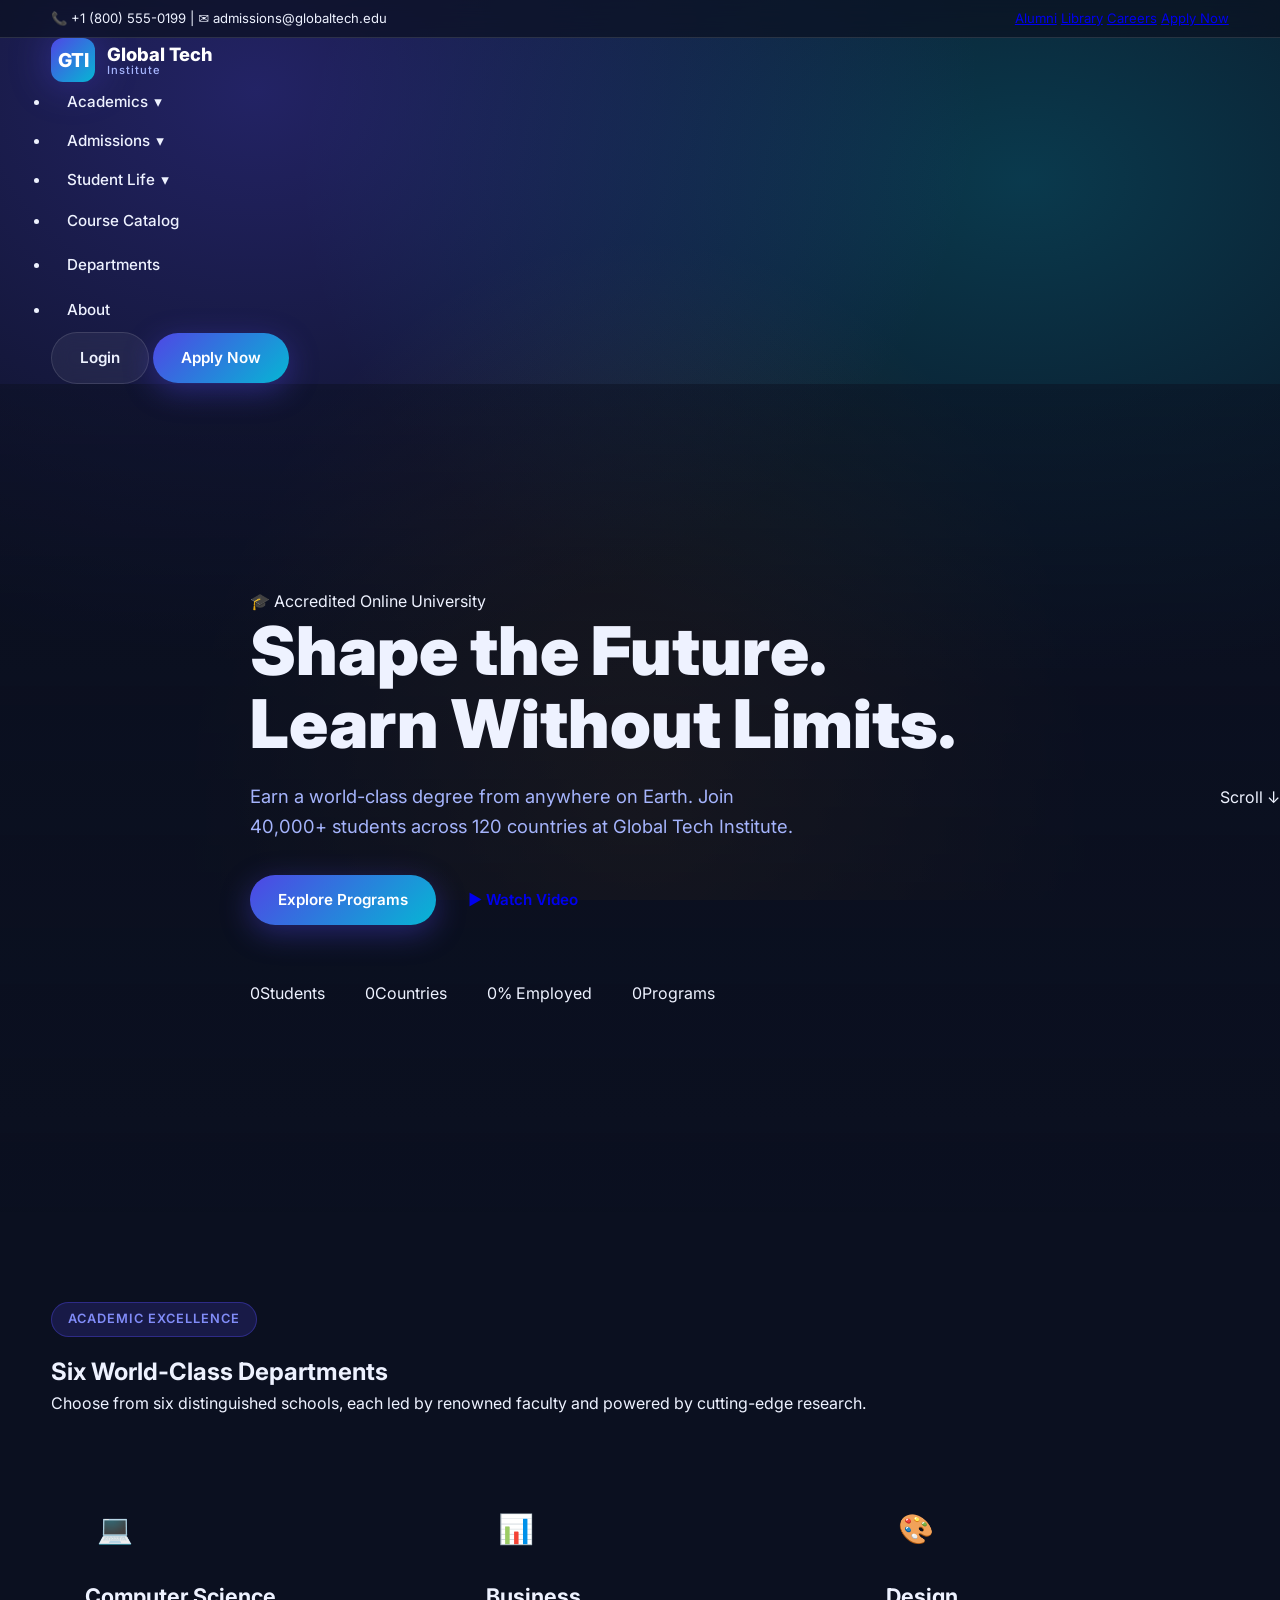
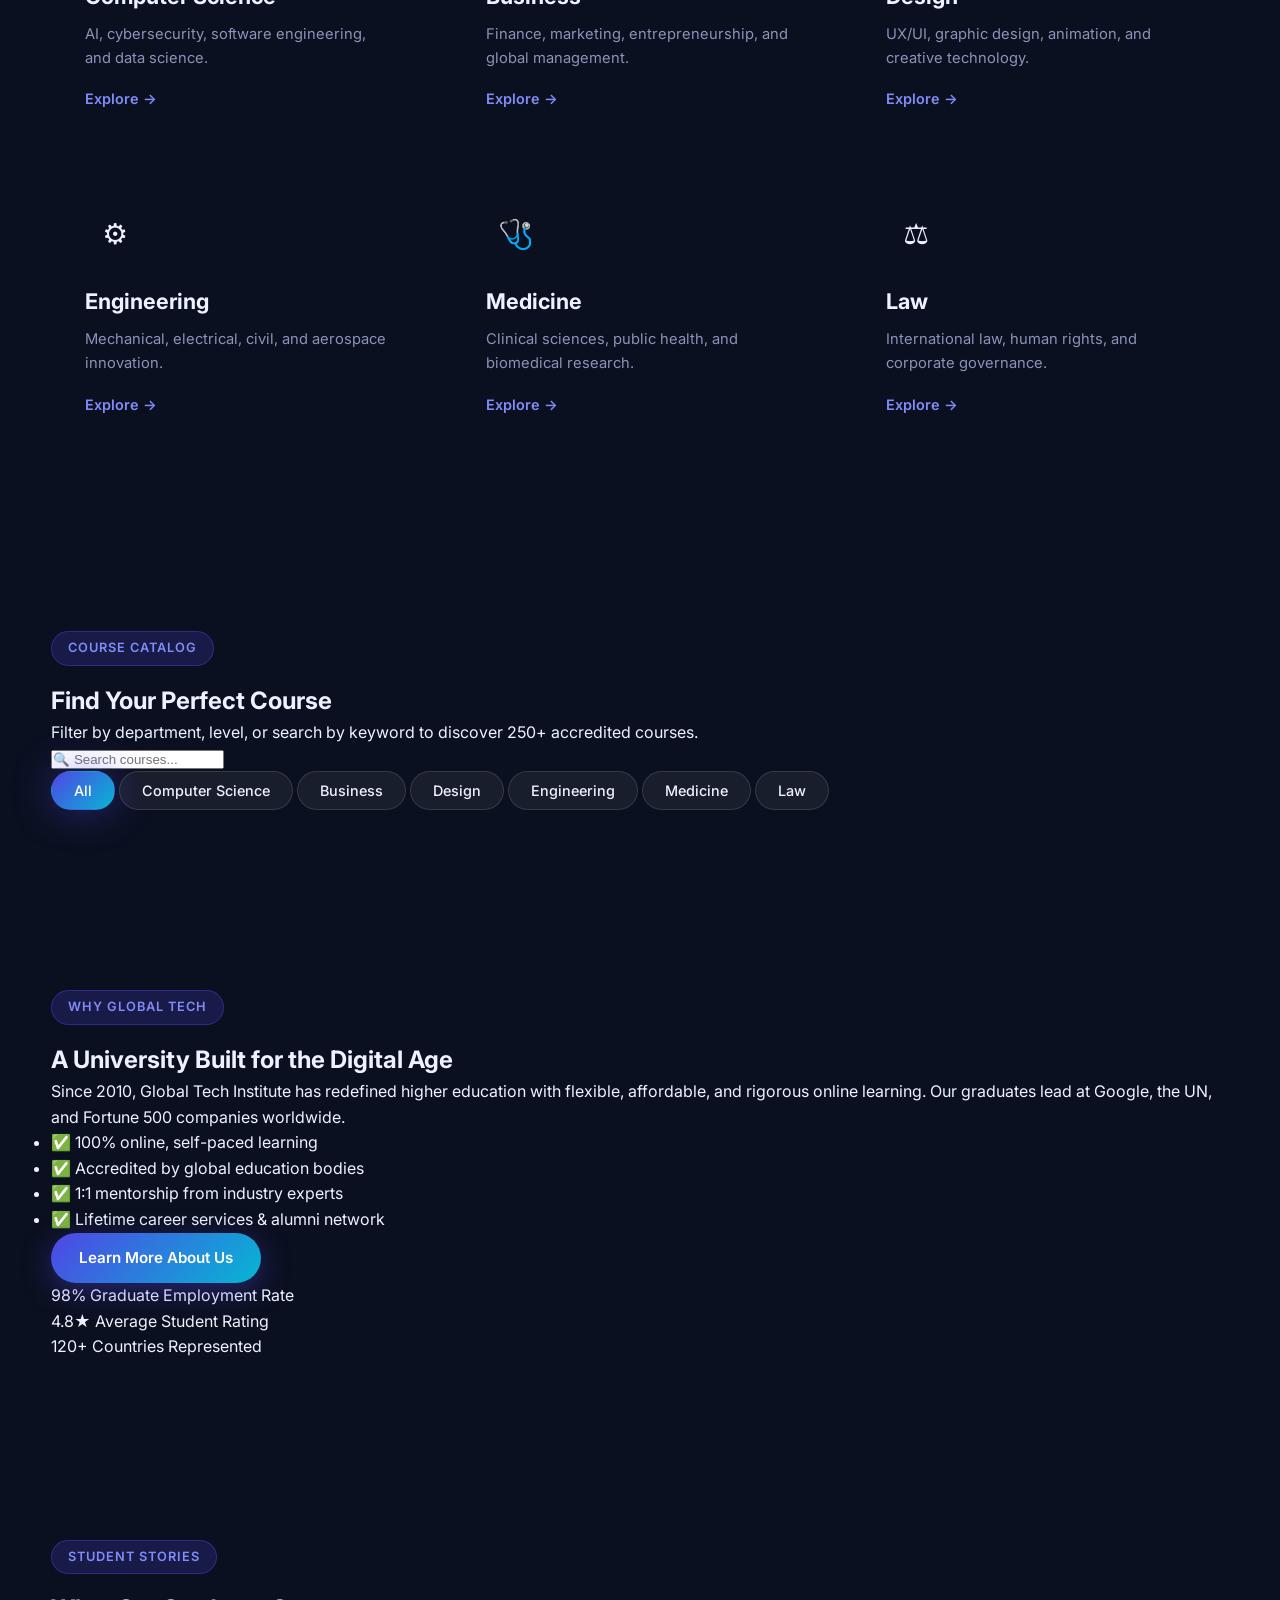
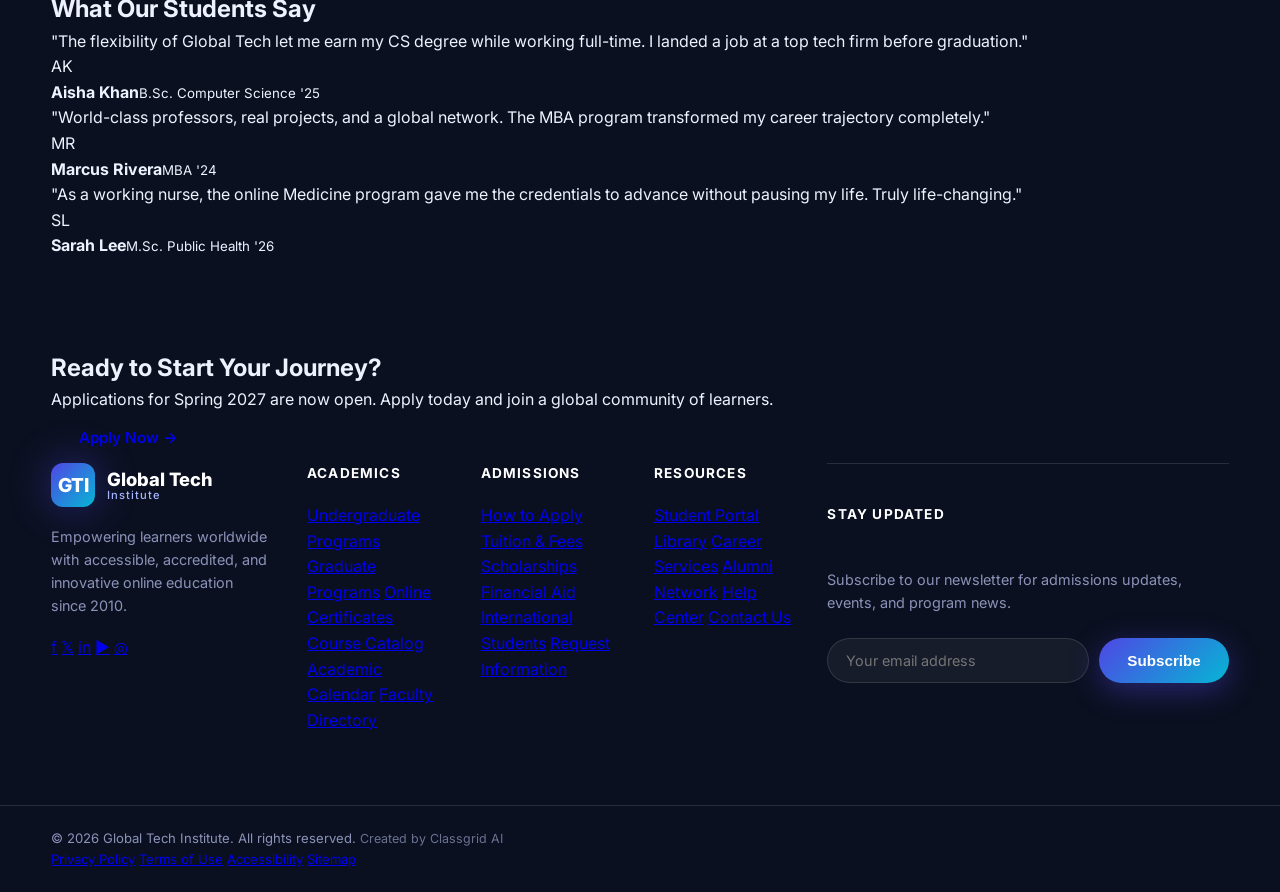
<file: index.html>
<!DOCTYPE html>
<html lang="en">
<head>
  <meta charset="UTF-8" />
  <meta name="viewport" content="width=device-width, initial-scale=1.0" />
  <title>Global Tech Institute — World-Class Online University</title>
  <meta name="description" content="Global Tech Institute is a premier online university offering accredited degrees in Computer Science, Business, Design, Engineering, Medicine, and Law." />
  <link rel="preconnect" href="https://fonts.googleapis.com" />
  <link rel="preconnect" href="https://fonts.gstatic.com" crossorigin />
  <link href="https://fonts.googleapis.com/css2?family=Inter:wght@400;500;600;700;800;900&family=Playfair+Display:wght@600;700;800&display=swap" rel="stylesheet" />
  <link rel="stylesheet" href="style.css" />
</head>
<body>
  <!-- ============ TOP UTILITY BAR ============ -->
  <div class="topbar">
    <div class="container topbar-inner">
      <div class="topbar-left">
        <span>📞 +1 (800) 555-0199</span>
        <span class="topbar-divider">|</span>
        <span>✉️ admissions@globaltech.edu</span>
      </div>
      <div class="topbar-right">
        <a href="#">Alumni</a>
        <a href="#">Library</a>
        <a href="#">Careers</a>
        <a href="#" class="topbar-cta">Apply Now</a>
      </div>
    </div>
  </div>

  <!-- ============ HEADER / MEGA-MENU NAV ============ -->
  <header class="site-header" id="siteHeader">
    <div class="container header-inner">
      <a href="index.html" class="logo">
        <span class="logo-mark">GTI</span>
        <span class="logo-text">Global Tech<br /><small>Institute</small></span>
      </a>

      <nav class="main-nav" id="mainNav">
        <ul class="nav-list">
          <!-- Academics Mega Menu -->
          <li class="nav-item has-mega">
            <button class="nav-link" data-mega="academics">Academics <span class="caret">▾</span></button>
            <div class="mega-menu" id="mega-academics">
              <div class="mega-grid">
                <div class="mega-col">
                  <h4>Departments</h4>
                  <a href="departments/computer-science.html">Computer Science</a>
                  <a href="departments/business.html">Business</a>
                  <a href="departments/design.html">Design</a>
                  <a href="departments/engineering.html">Engineering</a>
                  <a href="departments/medicine.html">Medicine</a>
                  <a href="departments/law.html">Law</a>
                </div>
                <div class="mega-col">
                  <h4>Programs</h4>
                  <a href="#">Undergraduate</a>
                  <a href="#">Graduate</a>
                  <a href="#">Doctoral</a>
                  <a href="#">Certificates</a>
                  <a href="#">Micro-credentials</a>
                </div>
                <div class="mega-col mega-feature">
                  <h4>Featured Program</h4>
                  <div class="mega-card">
                    <span class="mega-badge">New</span>
                    <h5>B.Sc. Artificial Intelligence</h5>
                    <p>Master machine learning, neural networks, and data science in our flagship program.</p>
                    <a href="#" class="mega-link">Explore →</a>
                  </div>
                </div>
              </div>
            </div>
          </li>

          <!-- Admissions Mega Menu -->
          <li class="nav-item has-mega">
            <button class="nav-link" data-mega="admissions">Admissions <span class="caret">▾</span></button>
            <div class="mega-menu" id="mega-admissions">
              <div class="mega-grid">
                <div class="mega-col">
                  <h4>Apply</h4>
                  <a href="#">How to Apply</a>
                  <a href="#">Application Deadlines</a>
                  <a href="#">Tuition &amp; Fees</a>
                  <a href="#">Scholarships</a>
                  <a href="#">Financial Aid</a>
                </div>
                <div class="mega-col">
                  <h4>Visit &amp; Connect</h4>
                  <a href="#">Virtual Open House</a>
                  <a href="#">Campus Tours</a>
                  <a href="#">Request Info</a>
                  <a href="#">Contact Admissions</a>
                </div>
                <div class="mega-col mega-feature">
                  <h4>Upcoming Deadline</h4>
                  <div class="mega-card">
                    <span class="mega-badge accent">Spring 2027</span>
                    <h5>Priority Application</h5>
                    <p>Submit by <strong>November 15, 2026</strong> for early decision consideration.</p>
                    <a href="#" class="mega-link">Apply Now →</a>
                  </div>
                </div>
              </div>
            </div>
          </li>

          <!-- Student Life Mega Menu -->
          <li class="nav-item has-mega">
            <button class="nav-link" data-mega="life">Student Life <span class="caret">▾</span></button>
            <div class="mega-menu" id="mega-life">
              <div class="mega-grid">
                <div class="mega-col">
                  <h4>Community</h4>
                  <a href="#">Student Clubs</a>
                  <a href="#">Events &amp; Activities</a>
                  <a href="#">Athletics</a>
                  <a href="#">Diversity &amp; Inclusion</a>
                </div>
                <div class="mega-col">
                  <h4>Support</h4>
                  <a href="#">Academic Advising</a>
                  <a href="#">Career Services</a>
                  <a href="#">Counseling</a>
                  <a href="#">Disability Services</a>
                </div>
                <div class="mega-col mega-feature">
                  <h4>Student Portal</h4>
                  <div class="mega-card">
                    <span class="mega-badge">24/7</span>
                    <h5>Access Your Dashboard</h5>
                    <p>Grades, schedules, and resources — all in one secure place.</p>
                    <a href="login.html" class="mega-link">Login →</a>
                  </div>
                </div>
              </div>
            </div>
          </li>

          <li class="nav-item"><a class="nav-link" href="#catalog">Course Catalog</a></li>
          <li class="nav-item"><a class="nav-link" href="#departments">Departments</a></li>
          <li class="nav-item"><a class="nav-link" href="#about">About</a></li>
        </ul>
      </nav>

      <div class="header-actions">
        <a href="login.html" class="btn btn-ghost">Login</a>
        <a href="#" class="btn btn-primary">Apply Now</a>
        <button class="hamburger" id="hamburger" aria-label="Toggle menu">
          <span></span><span></span><span></span>
        </button>
      </div>
    </div>
  </header>

  <!-- ============ HERO SECTION ============ -->
  <section class="hero" id="hero">
    <div class="hero-video-wrap">
      <video class="hero-video" autoplay muted loop playsinline poster="https://images.unsplash.com/photo-1523050854058-8df90110c9f1?w=1600&q=80">
        <source src="https://cdn.coverr.co/videos/coverr-aerial-view-of-a-university-campus-5244/1080p.mp4" type="video/mp4" />
      </video>
      <div class="hero-overlay"></div>
    </div>
    <div class="container hero-content">
      <span class="hero-eyebrow animate-pop">🎓 Accredited Online University</span>
      <h1 class="hero-title">
        <span class="line line-1">Shape the Future.</span>
        <span class="line line-2">Learn Without Limits.</span>
      </h1>
      <p class="hero-subtitle">Earn a world-class degree from anywhere on Earth. Join 40,000+ students across 120 countries at Global Tech Institute.</p>
      <div class="hero-cta">
        <a href="#catalog" class="btn btn-primary btn-lg">Explore Programs</a>
        <a href="#about" class="btn btn-glass btn-lg">▶ Watch Video</a>
      </div>
      <div class="hero-stats">
        <div class="stat"><span class="stat-num" data-count="40000">0</span><span class="stat-label">Students</span></div>
        <div class="stat"><span class="stat-num" data-count="120">0</span><span class="stat-label">Countries</span></div>
        <div class="stat"><span class="stat-num" data-count="98">0</span><span class="stat-label">% Employed</span></div>
        <div class="stat"><span class="stat-num" data-count="250">0</span><span class="stat-label">Programs</span></div>
      </div>
    </div>
    <div class="hero-scroll">Scroll ↓</div>
  </section>

  <!-- ============ DEPARTMENTS ============ -->
  <section class="section" id="departments">
    <div class="container">
      <div class="section-head">
        <span class="section-tag">Academic Excellence</span>
        <h2>Six World-Class Departments</h2>
        <p>Choose from six distinguished schools, each led by renowned faculty and powered by cutting-edge research.</p>
      </div>
      <div class="dept-grid">
        <a href="departments/computer-science.html" class="dept-card">
          <div class="dept-icon">💻</div>
          <h3>Computer Science</h3>
          <p>AI, cybersecurity, software engineering, and data science.</p>
          <span class="dept-link">Explore →</span>
        </a>
        <a href="departments/business.html" class="dept-card">
          <div class="dept-icon">📊</div>
          <h3>Business</h3>
          <p>Finance, marketing, entrepreneurship, and global management.</p>
          <span class="dept-link">Explore →</span>
        </a>
        <a href="departments/design.html" class="dept-card">
          <div class="dept-icon">🎨</div>
          <h3>Design</h3>
          <p>UX/UI, graphic design, animation, and creative technology.</p>
          <span class="dept-link">Explore →</span>
        </a>
        <a href="departments/engineering.html" class="dept-card">
          <div class="dept-icon">⚙️</div>
          <h3>Engineering</h3>
          <p>Mechanical, electrical, civil, and aerospace innovation.</p>
          <span class="dept-link">Explore →</span>
        </a>
        <a href="departments/medicine.html" class="dept-card">
          <div class="dept-icon">🩺</div>
          <h3>Medicine</h3>
          <p>Clinical sciences, public health, and biomedical research.</p>
          <span class="dept-link">Explore →</span>
        </a>
        <a href="departments/law.html" class="dept-card">
          <div class="dept-icon">⚖️</div>
          <h3>Law</h3>
          <p>International law, human rights, and corporate governance.</p>
          <span class="dept-link">Explore →</span>
        </a>
      </div>
    </div>
  </section>

  <!-- ============ COURSE CATALOG ============ -->
  <section class="section section-alt" id="catalog">
    <div class="container">
      <div class="section-head">
        <span class="section-tag">Course Catalog</span>
        <h2>Find Your Perfect Course</h2>
        <p>Filter by department, level, or search by keyword to discover 250+ accredited courses.</p>
      </div>

      <div class="catalog-controls">
        <input type="text" id="courseSearch" class="catalog-search" placeholder="🔍 Search courses..." />
        <div class="filter-group" id="filterGroup">
          <button class="filter-btn active" data-filter="all">All</button>
          <button class="filter-btn" data-filter="cs">Computer Science</button>
          <button class="filter-btn" data-filter="business">Business</button>
          <button class="filter-btn" data-filter="design">Design</button>
          <button class="filter-btn" data-filter="engineering">Engineering</button>
          <button class="filter-btn" data-filter="medicine">Medicine</button>
          <button class="filter-btn" data-filter="law">Law</button>
        </div>
      </div>

      <div class="course-grid" id="courseGrid"></div>
      <div class="catalog-empty" id="catalogEmpty" hidden>No courses match your search. Try a different keyword.</div>
    </div>
  </section>

  <!-- ============ ABOUT / FEATURES ============ -->
  <section class="section" id="about">
    <div class="container about-grid">
      <div class="about-content">
        <span class="section-tag">Why Global Tech</span>
        <h2>A University Built for the Digital Age</h2>
        <p>Since 2010, Global Tech Institute has redefined higher education with flexible, affordable, and rigorous online learning. Our graduates lead at Google, the UN, and Fortune 500 companies worldwide.</p>
        <ul class="feature-list">
          <li>✅ 100% online, self-paced learning</li>
          <li>✅ Accredited by global education bodies</li>
          <li>✅ 1:1 mentorship from industry experts</li>
          <li>✅ Lifetime career services &amp; alumni network</li>
        </ul>
        <a href="#" class="btn btn-primary">Learn More About Us</a>
      </div>
      <div class="about-visual">
        <div class="glass-card glass-card-1">
          <span class="glass-num">98%</span>
          <span class="glass-label">Graduate Employment Rate</span>
        </div>
        <div class="glass-card glass-card-2">
          <span class="glass-num">4.8★</span>
          <span class="glass-label">Average Student Rating</span>
        </div>
        <div class="glass-card glass-card-3">
          <span class="glass-num">120+</span>
          <span class="glass-label">Countries Represented</span>
        </div>
      </div>
    </div>
  </section>

  <!-- ============ TESTIMONIALS ============ -->
  <section class="section section-alt">
    <div class="container">
      <div class="section-head">
        <span class="section-tag">Student Stories</span>
        <h2>What Our Students Say</h2>
      </div>
      <div class="testimonial-grid">
        <div class="testimonial">
          <p>"The flexibility of Global Tech let me earn my CS degree while working full-time. I landed a job at a top tech firm before graduation."</p>
          <div class="testimonial-author"><span class="avatar">AK</span><div><strong>Aisha Khan</strong><small>B.Sc. Computer Science '25</small></div></div>
        </div>
        <div class="testimonial">
          <p>"World-class professors, real projects, and a global network. The MBA program transformed my career trajectory completely."</p>
          <div class="testimonial-author"><span class="avatar">MR</span><div><strong>Marcus Rivera</strong><small>MBA '24</small></div></div>
        </div>
        <div class="testimonial">
          <p>"As a working nurse, the online Medicine program gave me the credentials to advance without pausing my life. Truly life-changing."</p>
          <div class="testimonial-author"><span class="avatar">SL</span><div><strong>Sarah Lee</strong><small>M.Sc. Public Health '26</small></div></div>
        </div>
      </div>
    </div>
  </section>

  <!-- ============ CTA BANNER ============ -->
  <section class="cta-banner">
    <div class="container cta-inner">
      <div>
        <h2>Ready to Start Your Journey?</h2>
        <p>Applications for Spring 2027 are now open. Apply today and join a global community of learners.</p>
      </div>
      <a href="#" class="btn btn-light btn-lg">Apply Now →</a>
    </div>
  </section>

  <!-- ============ FOOTER ============ -->
  <footer class="site-footer">
    <div class="container footer-grid">
      <div class="footer-col footer-brand">
        <a href="index.html" class="logo logo-footer">
          <span class="logo-mark">GTI</span>
          <span class="logo-text">Global Tech<br /><small>Institute</small></span>
        </a>
        <p>Empowering learners worldwide with accessible, accredited, and innovative online education since 2010.</p>
        <div class="social-links">
          <a href="#" aria-label="Facebook">f</a>
          <a href="#" aria-label="Twitter">𝕏</a>
          <a href="#" aria-label="LinkedIn">in</a>
          <a href="#" aria-label="YouTube">▶</a>
          <a href="#" aria-label="Instagram">◎</a>
        </div>
      </div>

      <div class="footer-col">
        <h4>Academics</h4>
        <a href="#">Undergraduate Programs</a>
        <a href="#">Graduate Programs</a>
        <a href="#">Online Certificates</a>
        <a href="#">Course Catalog</a>
        <a href="#">Academic Calendar</a>
        <a href="#">Faculty Directory</a>
      </div>

      <div class="footer-col">
        <h4>Admissions</h4>
        <a href="#">How to Apply</a>
        <a href="#">Tuition &amp; Fees</a>
        <a href="#">Scholarships</a>
        <a href="#">Financial Aid</a>
        <a href="#">International Students</a>
        <a href="#">Request Information</a>
      </div>

      <div class="footer-col">
        <h4>Resources</h4>
        <a href="#">Student Portal</a>
        <a href="#">Library</a>
        <a href="#">Career Services</a>
        <a href="#">Alumni Network</a>
        <a href="#">Help Center</a>
        <a href="#">Contact Us</a>
      </div>

      <div class="footer-col footer-newsletter">
        <h4>Stay Updated</h4>
        <p>Subscribe to our newsletter for admissions updates, events, and program news.</p>
        <form class="newsletter-form" id="newsletterForm">
          <input type="email" id="newsletterEmail" placeholder="Your email address" required />
          <button type="submit" class="btn btn-primary">Subscribe</button>
        </form>
        <p class="newsletter-msg" id="newsletterMsg"></p>
      </div>
    </div>

    <div class="footer-bottom">
      <div class="container footer-bottom-inner">
        <span>© 2026 Global Tech Institute. All rights reserved.</span>
        <span class="credit">Created by Classgrid AI</span>
        <div class="footer-legal">
          <a href="#">Privacy Policy</a>
          <a href="#">Terms of Use</a>
          <a href="#">Accessibility</a>
          <a href="#">Sitemap</a>
        </div>
      </div>
    </div>
  </footer>

  <script src="script.js"></script>
</body>
</html>
</file>
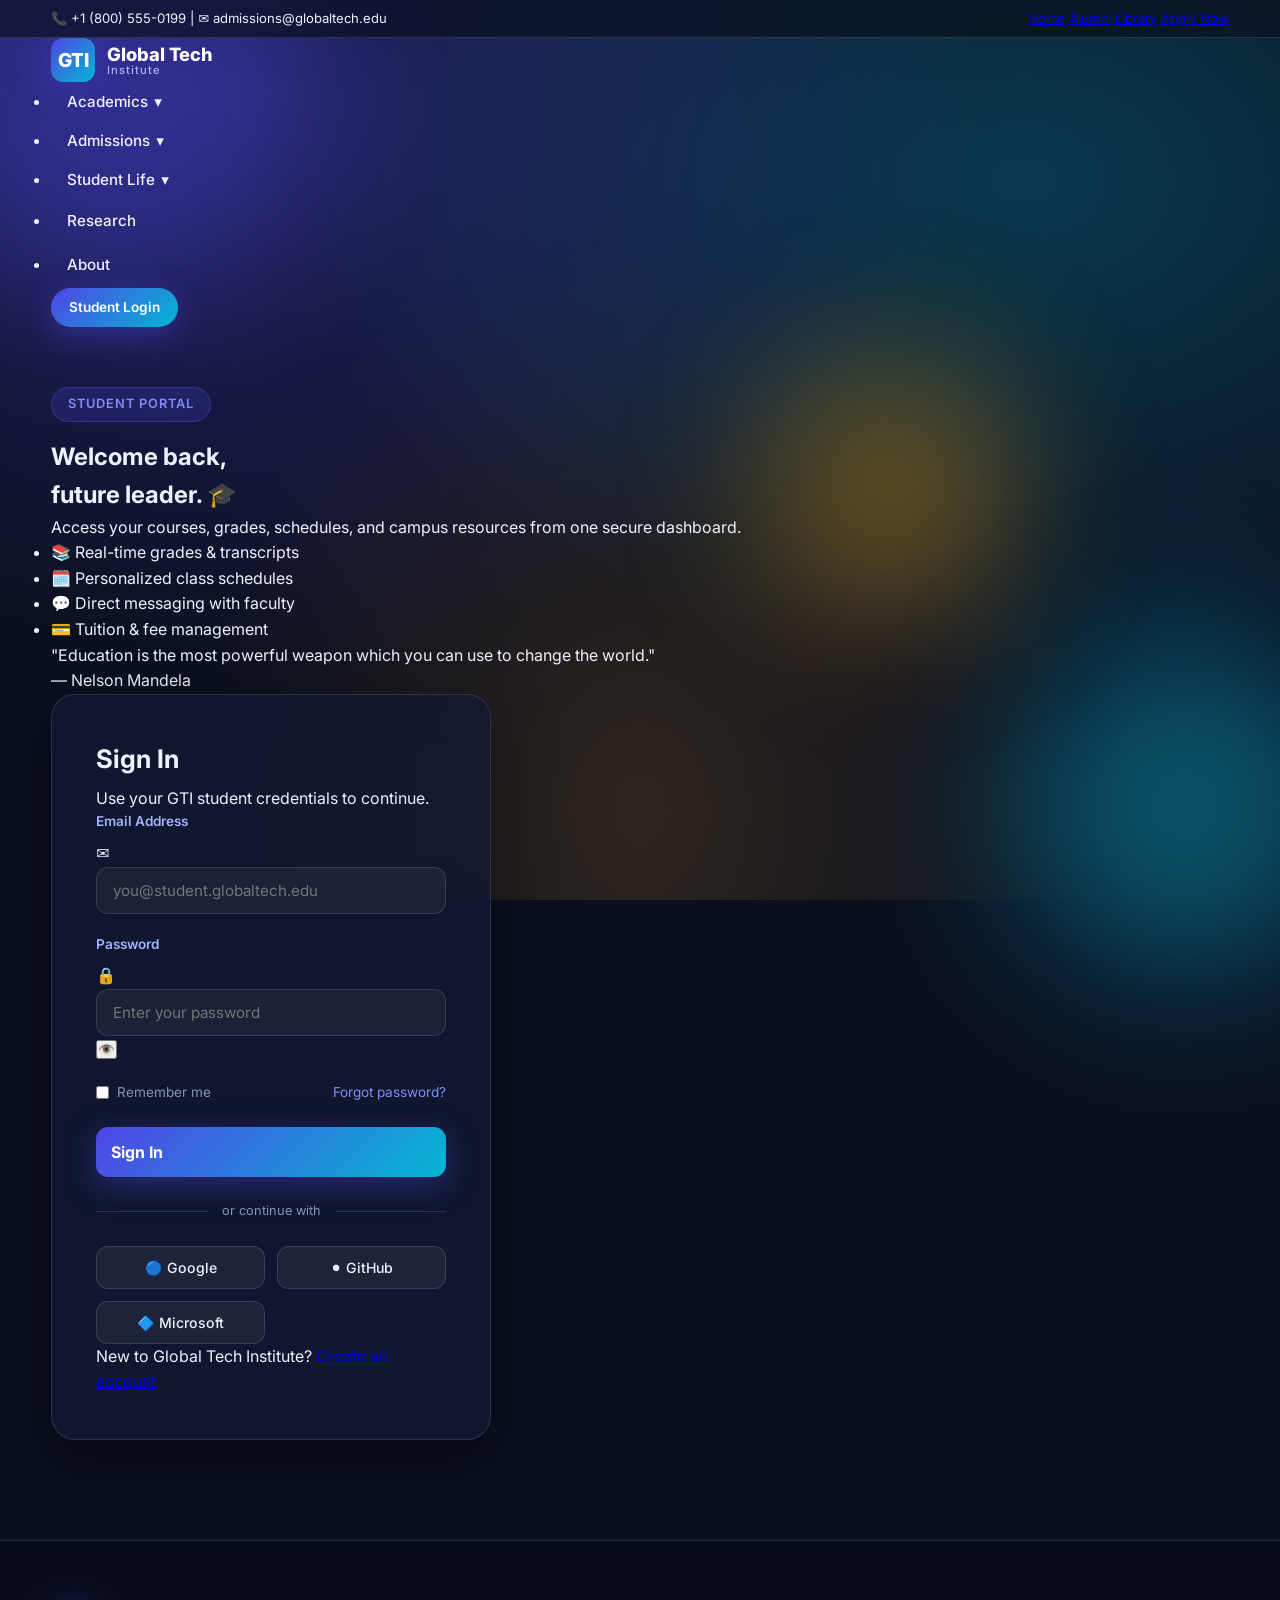
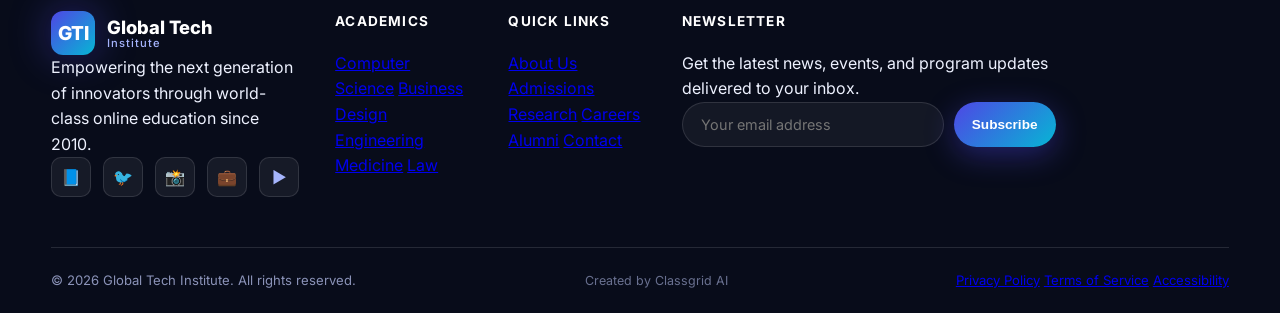
<file: login.html>
<!DOCTYPE html>
<html lang="en">
<head>
  <meta charset="UTF-8" />
  <meta name="viewport" content="width=device-width, initial-scale=1.0" />
  <title>Student Login — Global Tech Institute</title>
  <meta name="description" content="Sign in to your Global Tech Institute student portal to access grades, schedules, and resources." />
  <link rel="preconnect" href="https://fonts.googleapis.com" />
  <link rel="preconnect" href="https://fonts.gstatic.com" crossorigin />
  <link href="https://fonts.googleapis.com/css2?family=Inter:wght@400;500;600;700;800;900&family=Playfair+Display:wght@600;700;800&display=swap" rel="stylesheet" />
  <link rel="stylesheet" href="style.css" />
</head>
<body>
  <div class="orb orb-1"></div>
  <div class="orb orb-2"></div>
  <div class="orb orb-3"></div>

  <!-- ============ TOP UTILITY BAR ============ -->
  <div class="topbar">
    <div class="container topbar-inner">
      <div class="topbar-left">
        <span>📞 +1 (800) 555-0199</span>
        <span class="topbar-divider">|</span>
        <span>✉️ admissions@globaltech.edu</span>
      </div>
      <div class="topbar-right">
        <a href="index.html">Home</a>
        <a href="#">Alumni</a>
        <a href="#">Library</a>
        <a href="#" class="topbar-cta">Apply Now</a>
      </div>
    </div>
  </div>

  <!-- ============ HEADER / MEGA-MENU NAV ============ -->
  <header class="site-header" id="siteHeader">
    <div class="container header-inner">
      <a href="index.html" class="logo">
        <span class="logo-mark">GTI</span>
        <span class="logo-text">Global Tech<br /><small>Institute</small></span>
      </a>

      <nav class="main-nav" id="mainNav">
        <ul class="nav-list">
          <li class="nav-item has-mega">
            <button class="nav-link" data-mega="academics">Academics <span class="caret">▾</span></button>
            <div class="mega-menu" id="mega-academics">
              <div class="mega-grid">
                <div class="mega-col">
                  <h4>Departments</h4>
                  <a href="departments/computer-science.html">Computer Science</a>
                  <a href="departments/business.html">Business</a>
                  <a href="departments/design.html">Design</a>
                  <a href="departments/engineering.html">Engineering</a>
                  <a href="departments/medicine.html">Medicine</a>
                  <a href="departments/law.html">Law</a>
                </div>
                <div class="mega-col">
                  <h4>Programs</h4>
                  <a href="#">Undergraduate</a>
                  <a href="#">Graduate</a>
                  <a href="#">Doctoral</a>
                  <a href="#">Certificates</a>
                  <a href="#">Micro-credentials</a>
                </div>
                <div class="mega-col mega-feature">
                  <h4>Featured Program</h4>
                  <div class="mega-card">
                    <span class="mega-badge">New</span>
                    <h5>B.Sc. Artificial Intelligence</h5>
                    <p>Master machine learning, neural networks, and data science.</p>
                    <a href="#" class="mega-link">Explore →</a>
                  </div>
                </div>
              </div>
            </div>
          </li>
          <li class="nav-item has-mega">
            <button class="nav-link" data-mega="admissions">Admissions <span class="caret">▾</span></button>
            <div class="mega-menu" id="mega-admissions">
              <div class="mega-grid">
                <div class="mega-col">
                  <h4>Apply</h4>
                  <a href="#">How to Apply</a>
                  <a href="#">Application Deadlines</a>
                  <a href="#">Tuition &amp; Fees</a>
                  <a href="#">Scholarships</a>
                  <a href="#">Financial Aid</a>
                </div>
                <div class="mega-col">
                  <h4>Visit &amp; Connect</h4>
                  <a href="#">Virtual Open House</a>
                  <a href="#">Campus Tours</a>
                  <a href="#">Request Info</a>
                  <a href="#">Contact Admissions</a>
                </div>
                <div class="mega-col mega-feature">
                  <h4>Upcoming Deadline</h4>
                  <div class="mega-card">
                    <span class="mega-badge accent">Spring 2027</span>
                    <h5>Priority Application</h5>
                    <p>Submit by <strong>November 15, 2026</strong>.</p>
                    <a href="#" class="mega-link">Apply Now →</a>
                  </div>
                </div>
              </div>
            </div>
          </li>
          <li class="nav-item has-mega">
            <button class="nav-link" data-mega="life">Student Life <span class="caret">▾</span></button>
            <div class="mega-menu" id="mega-life">
              <div class="mega-grid">
                <div class="mega-col">
                  <h4>Community</h4>
                  <a href="#">Student Clubs</a>
                  <a href="#">Events &amp; Activities</a>
                  <a href="#">Athletics</a>
                  <a href="#">Diversity &amp; Inclusion</a>
                </div>
                <div class="mega-col">
                  <h4>Support</h4>
                  <a href="#">Academic Advising</a>
                  <a href="#">Career Services</a>
                  <a href="#">Counseling</a>
                  <a href="#">Disability Services</a>
                </div>
                <div class="mega-col mega-feature">
                  <h4>Student Portal</h4>
                  <div class="mega-card">
                    <span class="mega-badge">24/7</span>
                    <h5>Access Your Dashboard</h5>
                    <p>Grades, schedules, and resources — all in one place.</p>
                    <a href="login.html" class="mega-link">Sign In →</a>
                  </div>
                </div>
              </div>
            </div>
          </li>
          <li class="nav-item"><a class="nav-link" href="#">Research</a></li>
          <li class="nav-item"><a class="nav-link" href="#">About</a></li>
        </ul>
      </nav>

      <div class="header-actions">
        <a href="login.html" class="btn btn-primary btn-sm">Student Login</a>
        <button class="hamburger" id="hamburger" aria-label="Menu">
          <span></span><span></span><span></span>
        </button>
      </div>
    </div>
  </header>

  <!-- ============ LOGIN SECTION ============ -->
  <main class="login-page">
    <section class="login-section">
      <div class="container login-wrap">
        <!-- Left: Branding panel -->
        <div class="login-brand reveal">
          <span class="section-tag">Student Portal</span>
          <h1 class="login-title">Welcome back,<br />future leader. 🎓</h1>
          <p class="login-sub">Access your courses, grades, schedules, and campus resources from one secure dashboard.</p>
          <ul class="login-features">
            <li>📚 Real-time grades &amp; transcripts</li>
            <li>🗓️ Personalized class schedules</li>
            <li>💬 Direct messaging with faculty</li>
            <li>💳 Tuition &amp; fee management</li>
          </ul>
          <div class="login-quote">
            <p>"Education is the most powerful weapon which you can use to change the world."</p>
            <span>— Nelson Mandela</span>
          </div>
        </div>

        <!-- Right: Login form -->
        <div class="login-card reveal">
          <div class="login-card-head">
            <h2>Sign In</h2>
            <p>Use your GTI student credentials to continue.</p>
          </div>

          <form id="loginForm" novalidate>
            <div class="form-group">
              <label for="email">Email Address</label>
              <div class="input-wrap">
                <span class="input-icon">✉️</span>
                <input type="email" id="email" name="email" placeholder="you@student.globaltech.edu" autocomplete="email" />
              </div>
              <span class="error-msg" id="emailError"></span>
            </div>

            <div class="form-group">
              <label for="password">Password</label>
              <div class="input-wrap">
                <span class="input-icon">🔒</span>
                <input type="password" id="password" name="password" placeholder="Enter your password" autocomplete="current-password" />
                <button type="button" class="toggle-pass" id="togglePass" aria-label="Show password">👁️</button>
              </div>
              <span class="error-msg" id="passwordError"></span>
            </div>

            <div class="form-row">
              <label class="checkbox-label">
                <input type="checkbox" id="remember" />
                <span>Remember me</span>
              </label>
              <a href="#" class="forgot-link">Forgot password?</a>
            </div>

            <button type="submit" class="btn btn-primary login-btn">Sign In</button>

            <div class="login-divider"><span>or continue with</span></div>

            <div class="social-login">
              <button type="button" class="social-btn">🔵 Google</button>
              <button type="button" class="social-btn">⚫ GitHub</button>
              <button type="button" class="social-btn">🔷 Microsoft</button>
            </div>
          </form>

          <p class="login-signup">New to Global Tech Institute? <a href="#">Create an account</a></p>
        </div>
      </div>
    </section>
  </main>

  <!-- ============ FOOTER ============ -->
  <footer class="footer">
    <div class="container">
      <div class="footer-grid">
        <div class="footer-col footer-about">
          <a href="index.html" class="logo footer-logo">
            <span class="logo-mark">GTI</span>
            <span class="logo-text">Global Tech<br /><small>Institute</small></span>
          </a>
          <p>Empowering the next generation of innovators through world-class online education since 2010.</p>
          <div class="footer-social">
            <a href="#" aria-label="Facebook">📘</a>
            <a href="#" aria-label="Twitter">🐦</a>
            <a href="#" aria-label="Instagram">📸</a>
            <a href="#" aria-label="LinkedIn">💼</a>
            <a href="#" aria-label="YouTube">▶️</a>
          </div>
        </div>

        <div class="footer-col">
          <h4>Academics</h4>
          <a href="departments/computer-science.html">Computer Science</a>
          <a href="departments/business.html">Business</a>
          <a href="departments/design.html">Design</a>
          <a href="departments/engineering.html">Engineering</a>
          <a href="departments/medicine.html">Medicine</a>
          <a href="departments/law.html">Law</a>
        </div>

        <div class="footer-col">
          <h4>Quick Links</h4>
          <a href="#">About Us</a>
          <a href="#">Admissions</a>
          <a href="#">Research</a>
          <a href="#">Careers</a>
          <a href="#">Alumni</a>
          <a href="#">Contact</a>
        </div>

        <div class="footer-col">
          <h4>Newsletter</h4>
          <p class="newsletter-text">Get the latest news, events, and program updates delivered to your inbox.</p>
          <form id="newsletterForm" class="newsletter-form">
            <input type="email" placeholder="Your email address" required />
            <button type="submit" class="btn btn-primary btn-sm">Subscribe</button>
          </form>
          <span class="newsletter-msg" id="newsletterMsg"></span>
        </div>
      </div>

      <div class="footer-bottom">
        <p>© 2026 Global Tech Institute. All rights reserved.</p>
        <p class="credit">Created by Classgrid AI</p>
        <div class="footer-legal">
          <a href="#">Privacy Policy</a>
          <a href="#">Terms of Service</a>
          <a href="#">Accessibility</a>
        </div>
      </div>
    </div>
  </footer>

  <script src="script.js"></script>
</body>
</html>
</file>
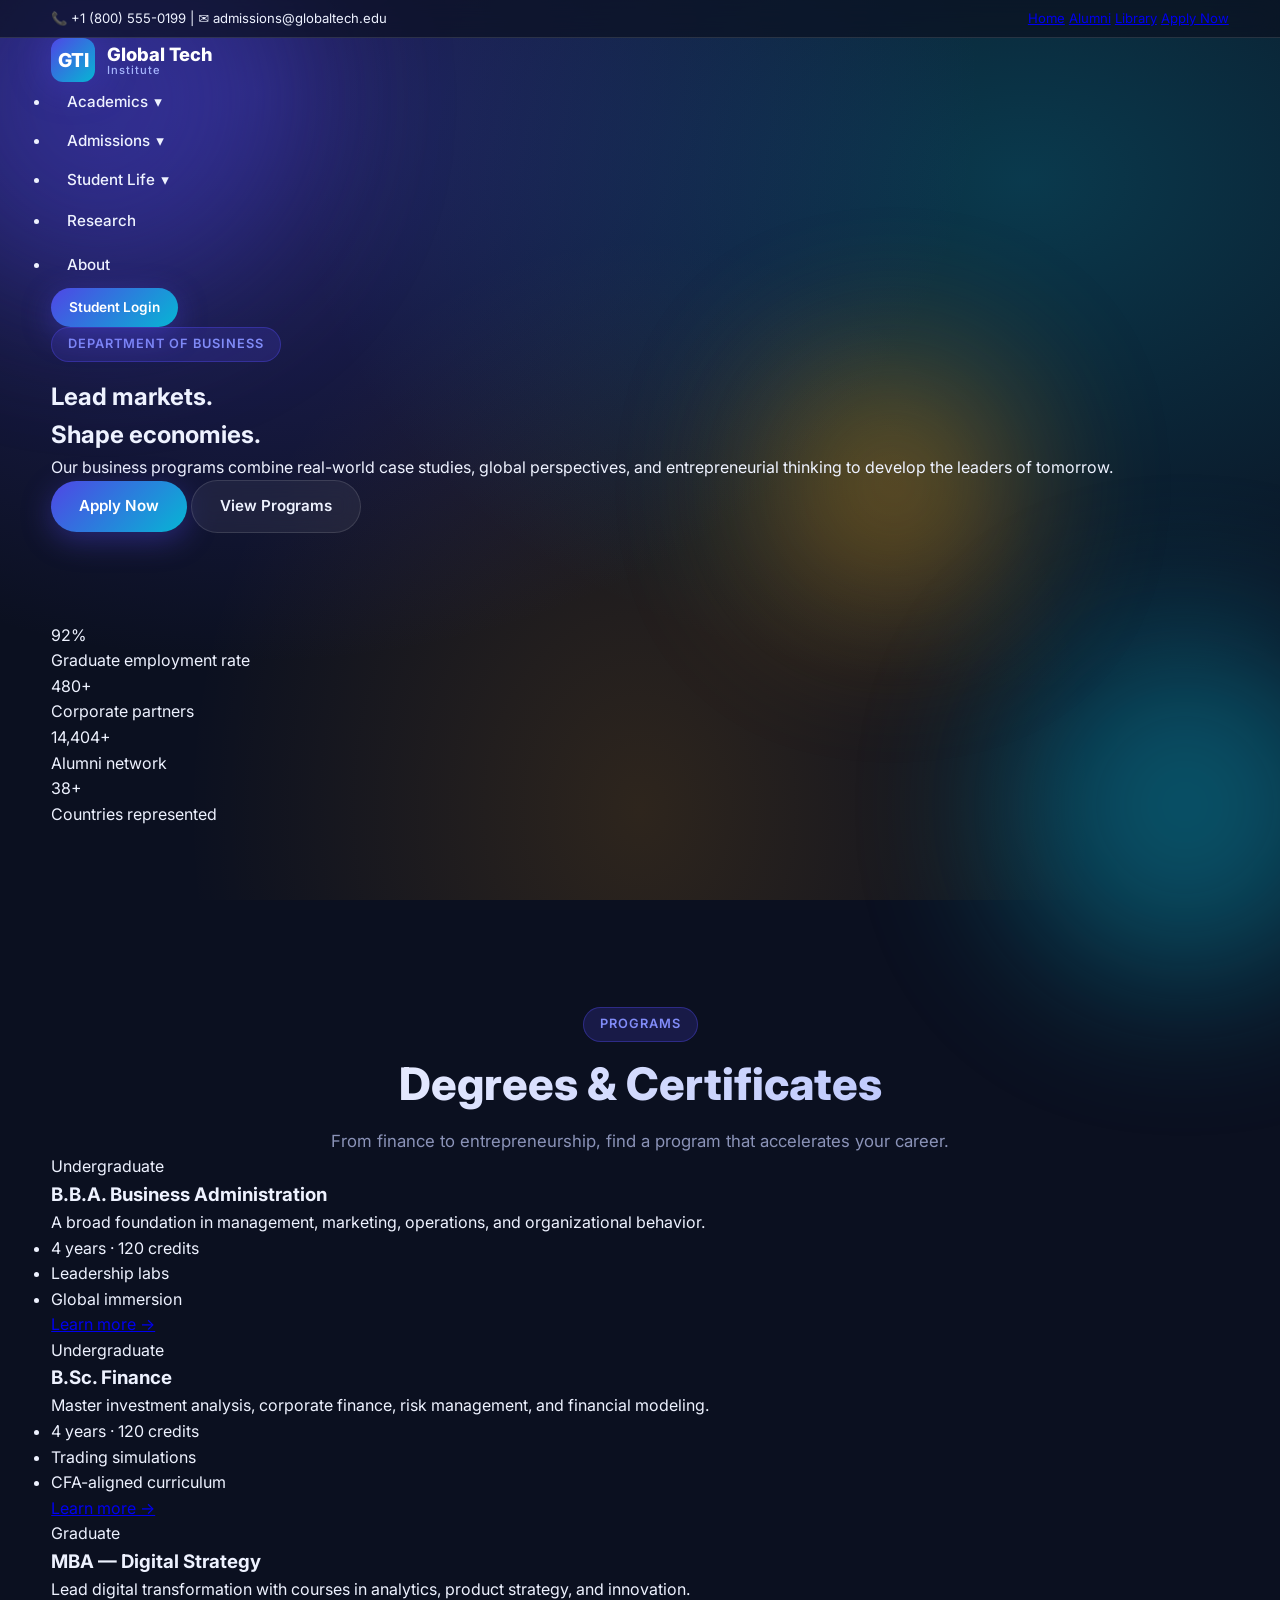
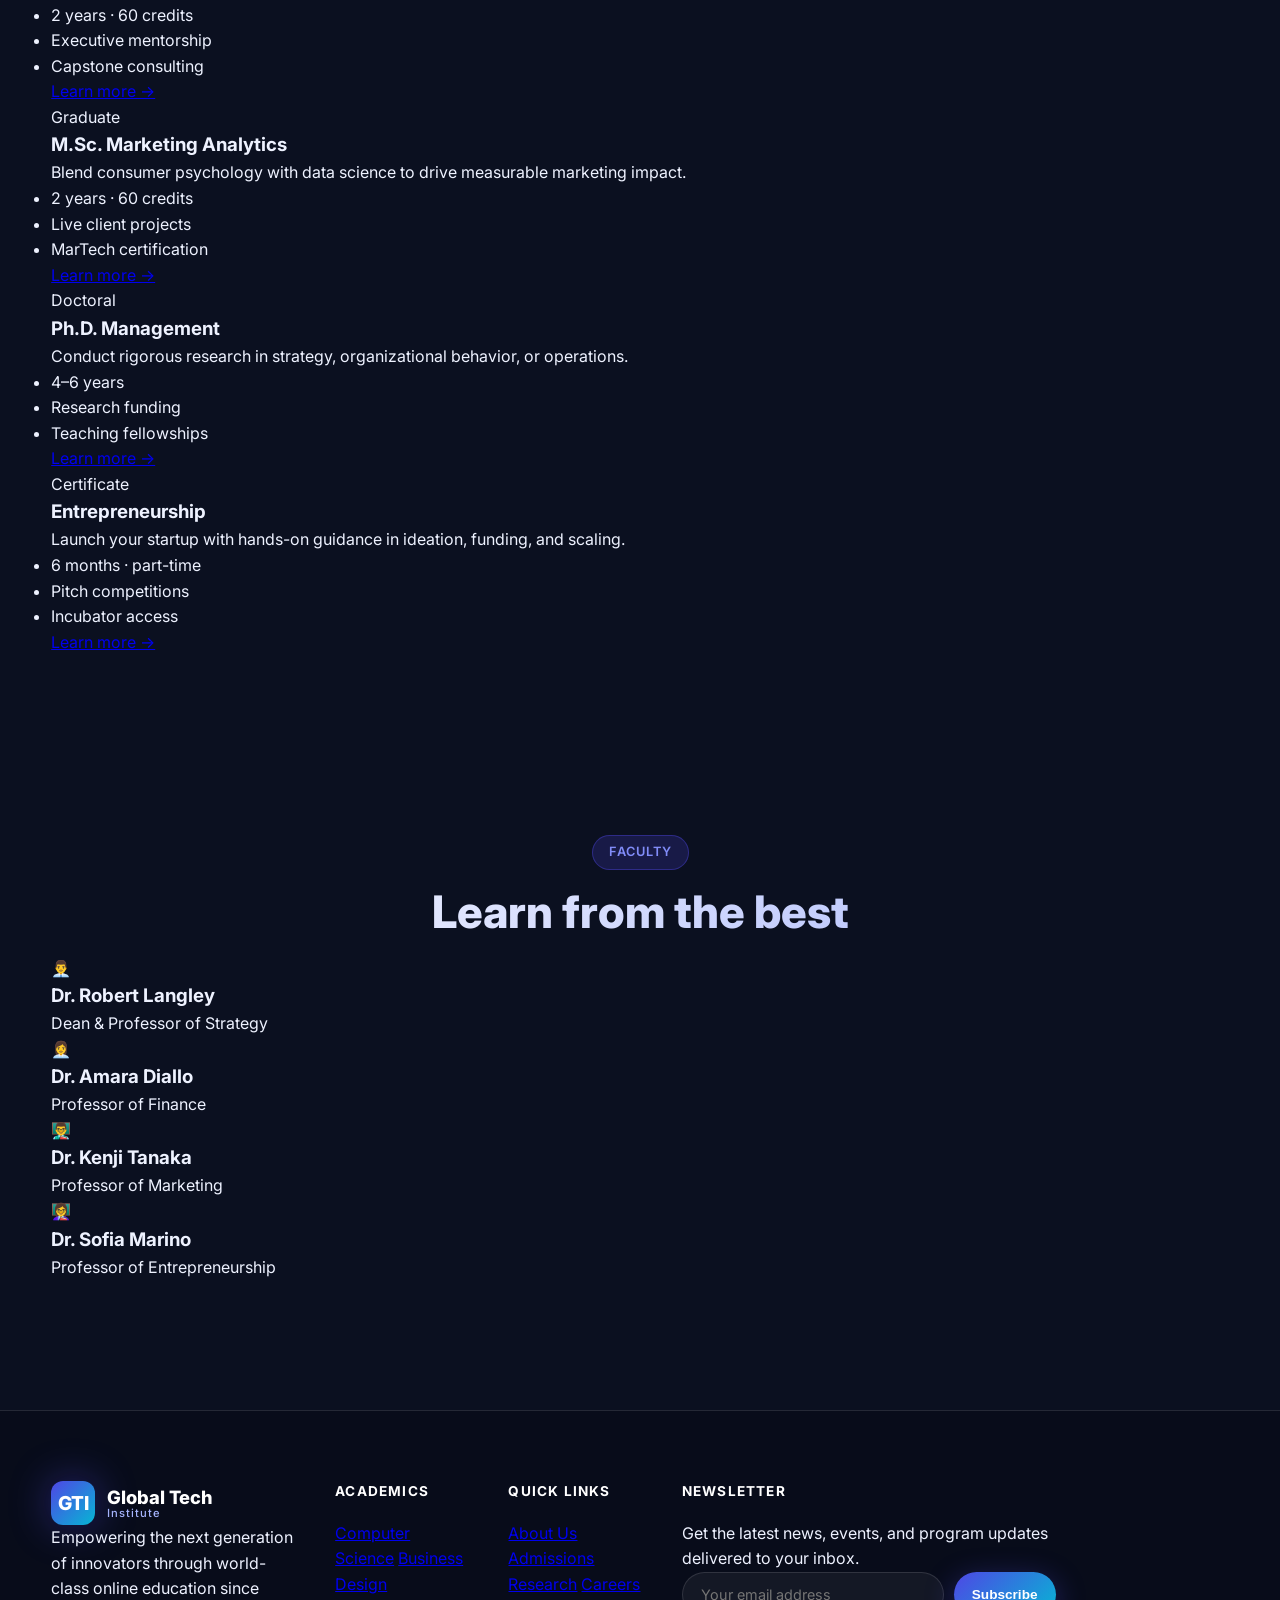
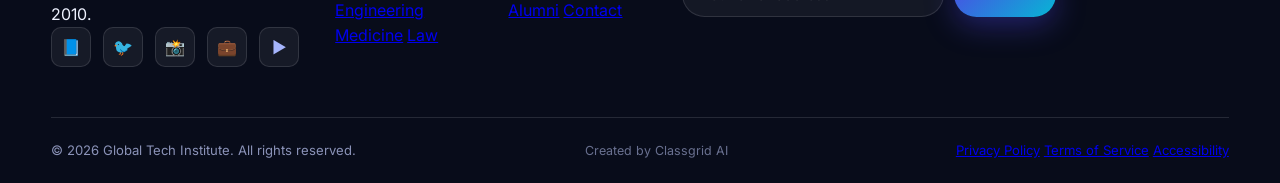
<file: departments/business.html>
<!DOCTYPE html>
<html lang="en">
<head>
  <meta charset="UTF-8" />
  <meta name="viewport" content="width=device-width, initial-scale=1.0" />
  <title>Business — Global Tech Institute</title>
  <meta name="description" content="Explore the Business department at Global Tech Institute — finance, marketing, entrepreneurship, and management programs." />
  <link rel="preconnect" href="https://fonts.googleapis.com" />
  <link rel="preconnect" href="https://fonts.gstatic.com" crossorigin />
  <link href="https://fonts.googleapis.com/css2?family=Inter:wght@400;500;600;700;800;900&family=Playfair+Display:wght@600;700;800&display=swap" rel="stylesheet" />
  <link rel="stylesheet" href="../style.css" />
</head>
<body>
  <div class="orb orb-1"></div>
  <div class="orb orb-2"></div>
  <div class="orb orb-3"></div>

  <div class="topbar">
    <div class="container topbar-inner">
      <div class="topbar-left">
        <span>📞 +1 (800) 555-0199</span>
        <span class="topbar-divider">|</span>
        <span>✉️ admissions@globaltech.edu</span>
      </div>
      <div class="topbar-right">
        <a href="../index.html">Home</a>
        <a href="#">Alumni</a>
        <a href="#">Library</a>
        <a href="#" class="topbar-cta">Apply Now</a>
      </div>
    </div>
  </div>

  <header class="site-header" id="siteHeader">
    <div class="container header-inner">
      <a href="../index.html" class="logo">
        <span class="logo-mark">GTI</span>
        <span class="logo-text">Global Tech<br /><small>Institute</small></span>
      </a>
      <nav class="main-nav" id="mainNav">
        <ul class="nav-list">
          <li class="nav-item has-mega">
            <button class="nav-link" data-mega="academics">Academics <span class="caret">▾</span></button>
            <div class="mega-menu" id="mega-academics">
              <div class="mega-grid">
                <div class="mega-col">
                  <h4>Departments</h4>
                  <a href="computer-science.html">Computer Science</a>
                  <a href="business.html">Business</a>
                  <a href="design.html">Design</a>
                  <a href="engineering.html">Engineering</a>
                  <a href="medicine.html">Medicine</a>
                  <a href="law.html">Law</a>
                </div>
                <div class="mega-col">
                  <h4>Programs</h4>
                  <a href="#">Undergraduate</a>
                  <a href="#">Graduate</a>
                  <a href="#">Doctoral</a>
                  <a href="#">Certificates</a>
                  <a href="#">Micro-credentials</a>
                </div>
                <div class="mega-col mega-feature">
                  <h4>Featured Program</h4>
                  <div class="mega-card">
                    <span class="mega-badge">New</span>
                    <h5>MBA in Digital Strategy</h5>
                    <p>Lead digital transformation with data-driven business strategy.</p>
                    <a href="#" class="mega-link">Explore →</a>
                  </div>
                </div>
              </div>
            </div>
          </li>
          <li class="nav-item has-mega">
            <button class="nav-link" data-mega="admissions">Admissions <span class="caret">▾</span></button>
            <div class="mega-menu" id="mega-admissions">
              <div class="mega-grid">
                <div class="mega-col">
                  <h4>Apply</h4>
                  <a href="#">How to Apply</a>
                  <a href="#">Application Deadlines</a>
                  <a href="#">Tuition &amp; Fees</a>
                  <a href="#">Scholarships</a>
                  <a href="#">Financial Aid</a>
                </div>
                <div class="mega-col">
                  <h4>Visit &amp; Connect</h4>
                  <a href="#">Virtual Open House</a>
                  <a href="#">Campus Tours</a>
                  <a href="#">Request Info</a>
                  <a href="#">Contact Admissions</a>
                </div>
                <div class="mega-col mega-feature">
                  <h4>Upcoming Deadline</h4>
                  <div class="mega-card">
                    <span class="mega-badge accent">Spring 2027</span>
                    <h5>Priority Application</h5>
                    <p>Submit by <strong>November 15, 2026</strong>.</p>
                    <a href="#" class="mega-link">Apply Now →</a>
                  </div>
                </div>
              </div>
            </div>
          </li>
          <li class="nav-item has-mega">
            <button class="nav-link" data-mega="life">Student Life <span class="caret">▾</span></button>
            <div class="mega-menu" id="mega-life">
              <div class="mega-grid">
                <div class="mega-col">
                  <h4>Community</h4>
                  <a href="#">Student Clubs</a>
                  <a href="#">Events &amp; Activities</a>
                  <a href="#">Athletics</a>
                  <a href="#">Diversity &amp; Inclusion</a>
                </div>
                <div class="mega-col">
                  <h4>Support</h4>
                  <a href="#">Academic Advising</a>
                  <a href="#">Career Services</a>
                  <a href="#">Counseling</a>
                  <a href="#">Disability Services</a>
                </div>
                <div class="mega-col mega-feature">
                  <h4>Student Portal</h4>
                  <div class="mega-card">
                    <span class="mega-badge">24/7</span>
                    <h5>Access Your Dashboard</h5>
                    <p>Grades, schedules, and resources — all in one place.</p>
                    <a href="../login.html" class="mega-link">Sign In →</a>
                  </div>
                </div>
              </div>
            </div>
          </li>
          <li class="nav-item"><a class="nav-link" href="#">Research</a></li>
          <li class="nav-item"><a class="nav-link" href="#">About</a></li>
        </ul>
      </nav>
      <div class="header-actions">
        <a href="../login.html" class="btn btn-primary btn-sm">Student Login</a>
        <button class="hamburger" id="hamburger" aria-label="Menu">
          <span></span><span></span><span></span>
        </button>
      </div>
    </div>
  </header>

  <main>
    <section class="dept-hero">
      <div class="container">
        <span class="section-tag">Department of Business</span>
        <h1 class="dept-title">Lead markets.<br />Shape economies.</h1>
        <p class="dept-sub">Our business programs combine real-world case studies, global perspectives, and entrepreneurial thinking to develop the leaders of tomorrow.</p>
        <div class="dept-cta">
          <a href="#" class="btn btn-primary">Apply Now</a>
          <a href="#programs" class="btn btn-ghost">View Programs</a>
        </div>
      </div>
    </section>

    <section class="section dept-stats">
      <div class="container">
        <div class="stats-grid">
          <div class="stat-card reveal">
            <span class="counter" data-count="96" data-suffix="%">0%</span>
            <p>Graduate employment rate</p>
          </div>
          <div class="stat-card reveal">
            <span class="counter" data-count="500" data-suffix="+">0</span>
            <p>Corporate partners</p>
          </div>
          <div class="stat-card reveal">
            <span class="counter" data-count="15000" data-suffix="+">0</span>
            <p>Alumni network</p>
          </div>
          <div class="stat-card reveal">
            <span class="counter" data-count="40" data-suffix="+">0</span>
            <p>Countries represented</p>
          </div>
        </div>
      </div>
    </section>

    <section class="section" id="programs">
      <div class="container">
        <div class="center">
          <span class="section-tag">Programs</span>
          <h2 class="section-title">Degrees &amp; Certificates</h2>
          <p class="section-sub">From finance to entrepreneurship, find a program that accelerates your career.</p>
        </div>
        <div class="program-grid">
          <article class="program-card reveal">
            <span class="program-level">Undergraduate</span>
            <h3>B.B.A. Business Administration</h3>
            <p>A broad foundation in management, marketing, operations, and organizational behavior.</p>
            <ul>
              <li>4 years · 120 credits</li>
              <li>Leadership labs</li>
              <li>Global immersion</li>
            </ul>
            <a href="#" class="mega-link">Learn more →</a>
          </article>
          <article class="program-card reveal">
            <span class="program-level">Undergraduate</span>
            <h3>B.Sc. Finance</h3>
            <p>Master investment analysis, corporate finance, risk management, and financial modeling.</p>
            <ul>
              <li>4 years · 120 credits</li>
              <li>Trading simulations</li>
              <li>CFA-aligned curriculum</li>
            </ul>
            <a href="#" class="mega-link">Learn more →</a>
          </article>
          <article class="program-card reveal">
            <span class="program-level">Graduate</span>
            <h3>MBA — Digital Strategy</h3>
            <p>Lead digital transformation with courses in analytics, product strategy, and innovation.</p>
            <ul>
              <li>2 years · 60 credits</li>
              <li>Executive mentorship</li>
              <li>Capstone consulting</li>
            </ul>
            <a href="#" class="mega-link">Learn more →</a>
          </article>
          <article class="program-card reveal">
            <span class="program-level">Graduate</span>
            <h3>M.Sc. Marketing Analytics</h3>
            <p>Blend consumer psychology with data science to drive measurable marketing impact.</p>
            <ul>
              <li>2 years · 60 credits</li>
              <li>Live client projects</li>
              <li>MarTech certification</li>
            </ul>
            <a href="#" class="mega-link">Learn more →</a>
          </article>
          <article class="program-card reveal">
            <span class="program-level">Doctoral</span>
            <h3>Ph.D. Management</h3>
            <p>Conduct rigorous research in strategy, organizational behavior, or operations.</p>
            <ul>
              <li>4–6 years</li>
              <li>Research funding</li>
              <li>Teaching fellowships</li>
            </ul>
            <a href="#" class="mega-link">Learn more →</a>
          </article>
          <article class="program-card reveal">
            <span class="program-level">Certificate</span>
            <h3>Entrepreneurship</h3>
            <p>Launch your startup with hands-on guidance in ideation, funding, and scaling.</p>
            <ul>
              <li>6 months · part-time</li>
              <li>Pitch competitions</li>
              <li>Incubator access</li>
            </ul>
            <a href="#" class="mega-link">Learn more →</a>
          </article>
        </div>
      </div>
    </section>

    <section class="section dept-faculty">
      <div class="container">
        <div class="center">
          <span class="section-tag">Faculty</span>
          <h2 class="section-title">Learn from the best</h2>
        </div>
        <div class="faculty-grid">
          <div class="faculty-card reveal">
            <div class="faculty-avatar">👨‍💼</div>
            <h3>Dr. Robert Langley</h3>
            <p>Dean &amp; Professor of Strategy</p>
          </div>
          <div class="faculty-card reveal">
            <div class="faculty-avatar">👩‍💼</div>
            <h3>Dr. Amara Diallo</h3>
            <p>Professor of Finance</p>
          </div>
          <div class="faculty-card reveal">
            <div class="faculty-avatar">👨‍🏫</div>
            <h3>Dr. Kenji Tanaka</h3>
            <p>Professor of Marketing</p>
          </div>
          <div class="faculty-card reveal">
            <div class="faculty-avatar">👩‍🏫</div>
            <h3>Dr. Sofia Marino</h3>
            <p>Professor of Entrepreneurship</p>
          </div>
        </div>
      </div>
    </section>
  </main>

  <footer class="footer">
    <div class="container">
      <div class="footer-grid">
        <div class="footer-col footer-about">
          <a href="../index.html" class="logo footer-logo">
            <span class="logo-mark">GTI</span>
            <span class="logo-text">Global Tech<br /><small>Institute</small></span>
          </a>
          <p>Empowering the next generation of innovators through world-class online education since 2010.</p>
          <div class="footer-social">
            <a href="#" aria-label="Facebook">📘</a>
            <a href="#" aria-label="Twitter">🐦</a>
            <a href="#" aria-label="Instagram">📸</a>
            <a href="#" aria-label="LinkedIn">💼</a>
            <a href="#" aria-label="YouTube">▶️</a>
          </div>
        </div>
        <div class="footer-col">
          <h4>Academics</h4>
          <a href="computer-science.html">Computer Science</a>
          <a href="business.html">Business</a>
          <a href="design.html">Design</a>
          <a href="engineering.html">Engineering</a>
          <a href="medicine.html">Medicine</a>
          <a href="law.html">Law</a>
        </div>
        <div class="footer-col">
          <h4>Quick Links</h4>
          <a href="#">About Us</a>
          <a href="#">Admissions</a>
          <a href="#">Research</a>
          <a href="#">Careers</a>
          <a href="#">Alumni</a>
          <a href="#">Contact</a>
        </div>
        <div class="footer-col">
          <h4>Newsletter</h4>
          <p class="newsletter-text">Get the latest news, events, and program updates delivered to your inbox.</p>
          <form id="newsletterForm" class="newsletter-form">
            <input type="email" placeholder="Your email address" required />
            <button type="submit" class="btn btn-primary btn-sm">Subscribe</button>
          </form>
          <span class="newsletter-msg" id="newsletterMsg"></span>
        </div>
      </div>
      <div class="footer-bottom">
        <p>© 2026 Global Tech Institute. All rights reserved.</p>
        <p class="credit">Created by Classgrid AI</p>
        <div class="footer-legal">
          <a href="#">Privacy Policy</a>
          <a href="#">Terms of Service</a>
          <a href="#">Accessibility</a>
        </div>
      </div>
    </div>
  </footer>

  <script src="../script.js"></script>
</body>
</html>
</file>
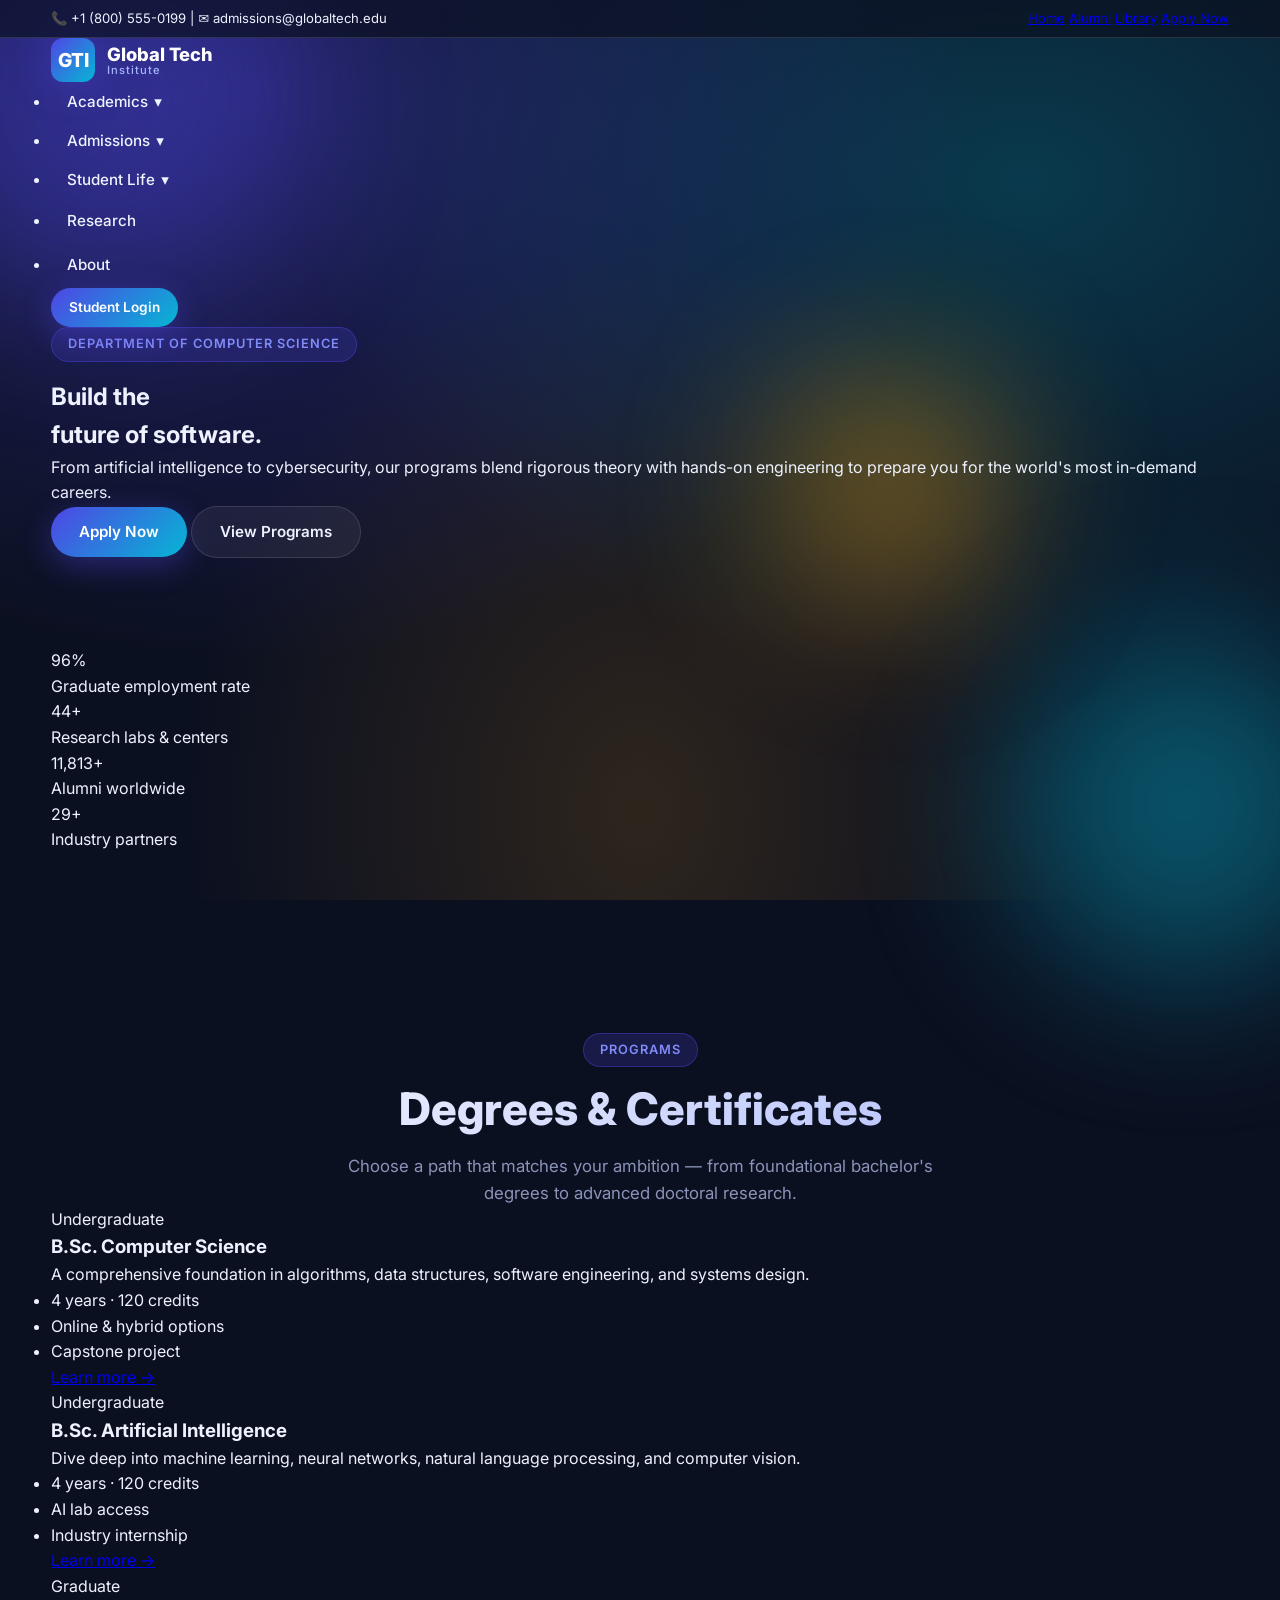
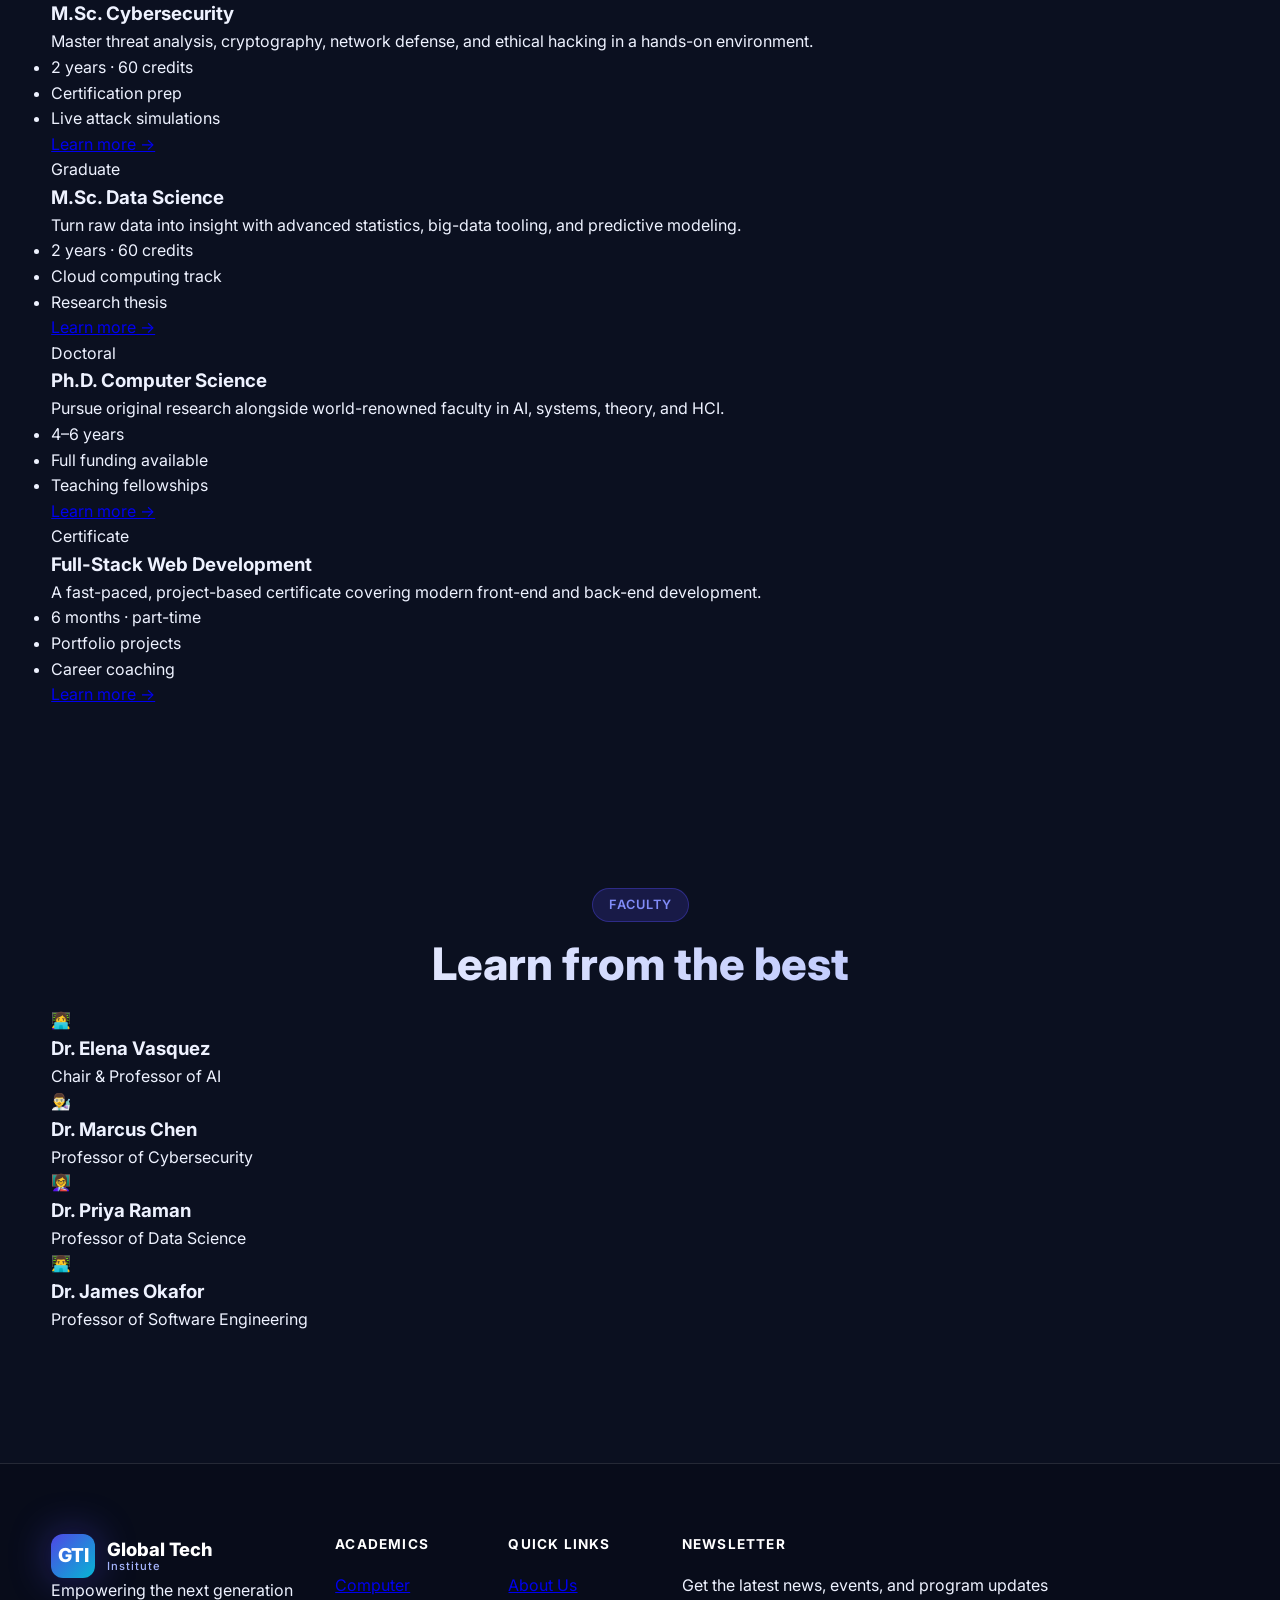
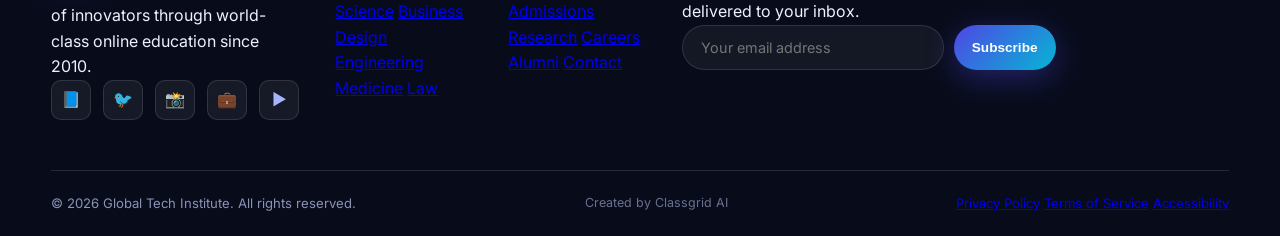
<file: departments/computer-science.html>
<!DOCTYPE html>
<html lang="en">
<head>
  <meta charset="UTF-8" />
  <meta name="viewport" content="width=device-width, initial-scale=1.0" />
  <title>Computer Science — Global Tech Institute</title>
  <meta name="description" content="Explore the Computer Science department at Global Tech Institute — AI, cybersecurity, software engineering, and data science programs." />
  <link rel="preconnect" href="https://fonts.googleapis.com" />
  <link rel="preconnect" href="https://fonts.gstatic.com" crossorigin />
  <link href="https://fonts.googleapis.com/css2?family=Inter:wght@400;500;600;700;800;900&family=Playfair+Display:wght@600;700;800&display=swap" rel="stylesheet" />
  <link rel="stylesheet" href="../style.css" />
</head>
<body>
  <div class="orb orb-1"></div>
  <div class="orb orb-2"></div>
  <div class="orb orb-3"></div>

  <div class="topbar">
    <div class="container topbar-inner">
      <div class="topbar-left">
        <span>📞 +1 (800) 555-0199</span>
        <span class="topbar-divider">|</span>
        <span>✉️ admissions@globaltech.edu</span>
      </div>
      <div class="topbar-right">
        <a href="../index.html">Home</a>
        <a href="#">Alumni</a>
        <a href="#">Library</a>
        <a href="#" class="topbar-cta">Apply Now</a>
      </div>
    </div>
  </div>

  <header class="site-header" id="siteHeader">
    <div class="container header-inner">
      <a href="../index.html" class="logo">
        <span class="logo-mark">GTI</span>
        <span class="logo-text">Global Tech<br /><small>Institute</small></span>
      </a>
      <nav class="main-nav" id="mainNav">
        <ul class="nav-list">
          <li class="nav-item has-mega">
            <button class="nav-link" data-mega="academics">Academics <span class="caret">▾</span></button>
            <div class="mega-menu" id="mega-academics">
              <div class="mega-grid">
                <div class="mega-col">
                  <h4>Departments</h4>
                  <a href="computer-science.html">Computer Science</a>
                  <a href="business.html">Business</a>
                  <a href="design.html">Design</a>
                  <a href="engineering.html">Engineering</a>
                  <a href="medicine.html">Medicine</a>
                  <a href="law.html">Law</a>
                </div>
                <div class="mega-col">
                  <h4>Programs</h4>
                  <a href="#">Undergraduate</a>
                  <a href="#">Graduate</a>
                  <a href="#">Doctoral</a>
                  <a href="#">Certificates</a>
                  <a href="#">Micro-credentials</a>
                </div>
                <div class="mega-col mega-feature">
                  <h4>Featured Program</h4>
                  <div class="mega-card">
                    <span class="mega-badge">New</span>
                    <h5>B.Sc. Artificial Intelligence</h5>
                    <p>Master machine learning, neural networks, and data science.</p>
                    <a href="#" class="mega-link">Explore →</a>
                  </div>
                </div>
              </div>
            </div>
          </li>
          <li class="nav-item has-mega">
            <button class="nav-link" data-mega="admissions">Admissions <span class="caret">▾</span></button>
            <div class="mega-menu" id="mega-admissions">
              <div class="mega-grid">
                <div class="mega-col">
                  <h4>Apply</h4>
                  <a href="#">How to Apply</a>
                  <a href="#">Application Deadlines</a>
                  <a href="#">Tuition &amp; Fees</a>
                  <a href="#">Scholarships</a>
                  <a href="#">Financial Aid</a>
                </div>
                <div class="mega-col">
                  <h4>Visit &amp; Connect</h4>
                  <a href="#">Virtual Open House</a>
                  <a href="#">Campus Tours</a>
                  <a href="#">Request Info</a>
                  <a href="#">Contact Admissions</a>
                </div>
                <div class="mega-col mega-feature">
                  <h4>Upcoming Deadline</h4>
                  <div class="mega-card">
                    <span class="mega-badge accent">Spring 2027</span>
                    <h5>Priority Application</h5>
                    <p>Submit by <strong>November 15, 2026</strong>.</p>
                    <a href="#" class="mega-link">Apply Now →</a>
                  </div>
                </div>
              </div>
            </div>
          </li>
          <li class="nav-item has-mega">
            <button class="nav-link" data-mega="life">Student Life <span class="caret">▾</span></button>
            <div class="mega-menu" id="mega-life">
              <div class="mega-grid">
                <div class="mega-col">
                  <h4>Community</h4>
                  <a href="#">Student Clubs</a>
                  <a href="#">Events &amp; Activities</a>
                  <a href="#">Athletics</a>
                  <a href="#">Diversity &amp; Inclusion</a>
                </div>
                <div class="mega-col">
                  <h4>Support</h4>
                  <a href="#">Academic Advising</a>
                  <a href="#">Career Services</a>
                  <a href="#">Counseling</a>
                  <a href="#">Disability Services</a>
                </div>
                <div class="mega-col mega-feature">
                  <h4>Student Portal</h4>
                  <div class="mega-card">
                    <span class="mega-badge">24/7</span>
                    <h5>Access Your Dashboard</h5>
                    <p>Grades, schedules, and resources — all in one place.</p>
                    <a href="../login.html" class="mega-link">Sign In →</a>
                  </div>
                </div>
              </div>
            </div>
          </li>
          <li class="nav-item"><a class="nav-link" href="#">Research</a></li>
          <li class="nav-item"><a class="nav-link" href="#">About</a></li>
        </ul>
      </nav>
      <div class="header-actions">
        <a href="../login.html" class="btn btn-primary btn-sm">Student Login</a>
        <button class="hamburger" id="hamburger" aria-label="Menu">
          <span></span><span></span><span></span>
        </button>
      </div>
    </div>
  </header>

  <main>
    <!-- Hero -->
    <section class="dept-hero">
      <div class="container">
        <span class="section-tag">Department of Computer Science</span>
        <h1 class="dept-title">Build the<br />future of software.</h1>
        <p class="dept-sub">From artificial intelligence to cybersecurity, our programs blend rigorous theory with hands-on engineering to prepare you for the world's most in-demand careers.</p>
        <div class="dept-cta">
          <a href="#" class="btn btn-primary">Apply Now</a>
          <a href="#programs" class="btn btn-ghost">View Programs</a>
        </div>
      </div>
    </section>

    <!-- Stats -->
    <section class="section dept-stats">
      <div class="container">
        <div class="stats-grid">
          <div class="stat-card reveal">
            <span class="counter" data-count="98" data-suffix="%">0%</span>
            <p>Graduate employment rate</p>
          </div>
          <div class="stat-card reveal">
            <span class="counter" data-count="45" data-suffix="+">0</span>
            <p>Research labs &amp; centers</p>
          </div>
          <div class="stat-card reveal">
            <span class="counter" data-count="12000" data-suffix="+">0</span>
            <p>Alumni worldwide</p>
          </div>
          <div class="stat-card reveal">
            <span class="counter" data-count="30" data-suffix="+">0</span>
            <p>Industry partners</p>
          </div>
        </div>
      </div>
    </section>

    <!-- Programs -->
    <section class="section" id="programs">
      <div class="container">
        <div class="center">
          <span class="section-tag">Programs</span>
          <h2 class="section-title">Degrees &amp; Certificates</h2>
          <p class="section-sub">Choose a path that matches your ambition — from foundational bachelor's degrees to advanced doctoral research.</p>
        </div>
        <div class="program-grid">
          <article class="program-card reveal">
            <span class="program-level">Undergraduate</span>
            <h3>B.Sc. Computer Science</h3>
            <p>A comprehensive foundation in algorithms, data structures, software engineering, and systems design.</p>
            <ul>
              <li>4 years · 120 credits</li>
              <li>Online &amp; hybrid options</li>
              <li>Capstone project</li>
            </ul>
            <a href="#" class="mega-link">Learn more →</a>
          </article>
          <article class="program-card reveal">
            <span class="program-level">Undergraduate</span>
            <h3>B.Sc. Artificial Intelligence</h3>
            <p>Dive deep into machine learning, neural networks, natural language processing, and computer vision.</p>
            <ul>
              <li>4 years · 120 credits</li>
              <li>AI lab access</li>
              <li>Industry internship</li>
            </ul>
            <a href="#" class="mega-link">Learn more →</a>
          </article>
          <article class="program-card reveal">
            <span class="program-level">Graduate</span>
            <h3>M.Sc. Cybersecurity</h3>
            <p>Master threat analysis, cryptography, network defense, and ethical hacking in a hands-on environment.</p>
            <ul>
              <li>2 years · 60 credits</li>
              <li>Certification prep</li>
              <li>Live attack simulations</li>
            </ul>
            <a href="#" class="mega-link">Learn more →</a>
          </article>
          <article class="program-card reveal">
            <span class="program-level">Graduate</span>
            <h3>M.Sc. Data Science</h3>
            <p>Turn raw data into insight with advanced statistics, big-data tooling, and predictive modeling.</p>
            <ul>
              <li>2 years · 60 credits</li>
              <li>Cloud computing track</li>
              <li>Research thesis</li>
            </ul>
            <a href="#" class="mega-link">Learn more →</a>
          </article>
          <article class="program-card reveal">
            <span class="program-level">Doctoral</span>
            <h3>Ph.D. Computer Science</h3>
            <p>Pursue original research alongside world-renowned faculty in AI, systems, theory, and HCI.</p>
            <ul>
              <li>4–6 years</li>
              <li>Full funding available</li>
              <li>Teaching fellowships</li>
            </ul>
            <a href="#" class="mega-link">Learn more →</a>
          </article>
          <article class="program-card reveal">
            <span class="program-level">Certificate</span>
            <h3>Full-Stack Web Development</h3>
            <p>A fast-paced, project-based certificate covering modern front-end and back-end development.</p>
            <ul>
              <li>6 months · part-time</li>
              <li>Portfolio projects</li>
              <li>Career coaching</li>
            </ul>
            <a href="#" class="mega-link">Learn more →</a>
          </article>
        </div>
      </div>
    </section>

    <!-- Faculty -->
    <section class="section dept-faculty">
      <div class="container">
        <div class="center">
          <span class="section-tag">Faculty</span>
          <h2 class="section-title">Learn from the best</h2>
        </div>
        <div class="faculty-grid">
          <div class="faculty-card reveal">
            <div class="faculty-avatar">👩‍💻</div>
            <h3>Dr. Elena Vasquez</h3>
            <p>Chair &amp; Professor of AI</p>
          </div>
          <div class="faculty-card reveal">
            <div class="faculty-avatar">👨‍🔬</div>
            <h3>Dr. Marcus Chen</h3>
            <p>Professor of Cybersecurity</p>
          </div>
          <div class="faculty-card reveal">
            <div class="faculty-avatar">👩‍🏫</div>
            <h3>Dr. Priya Raman</h3>
            <p>Professor of Data Science</p>
          </div>
          <div class="faculty-card reveal">
            <div class="faculty-avatar">👨‍💻</div>
            <h3>Dr. James Okafor</h3>
            <p>Professor of Software Engineering</p>
          </div>
        </div>
      </div>
    </section>
  </main>

  <footer class="footer">
    <div class="container">
      <div class="footer-grid">
        <div class="footer-col footer-about">
          <a href="../index.html" class="logo footer-logo">
            <span class="logo-mark">GTI</span>
            <span class="logo-text">Global Tech<br /><small>Institute</small></span>
          </a>
          <p>Empowering the next generation of innovators through world-class online education since 2010.</p>
          <div class="footer-social">
            <a href="#" aria-label="Facebook">📘</a>
            <a href="#" aria-label="Twitter">🐦</a>
            <a href="#" aria-label="Instagram">📸</a>
            <a href="#" aria-label="LinkedIn">💼</a>
            <a href="#" aria-label="YouTube">▶️</a>
          </div>
        </div>
        <div class="footer-col">
          <h4>Academics</h4>
          <a href="computer-science.html">Computer Science</a>
          <a href="business.html">Business</a>
          <a href="design.html">Design</a>
          <a href="engineering.html">Engineering</a>
          <a href="medicine.html">Medicine</a>
          <a href="law.html">Law</a>
        </div>
        <div class="footer-col">
          <h4>Quick Links</h4>
          <a href="#">About Us</a>
          <a href="#">Admissions</a>
          <a href="#">Research</a>
          <a href="#">Careers</a>
          <a href="#">Alumni</a>
          <a href="#">Contact</a>
        </div>
        <div class="footer-col">
          <h4>Newsletter</h4>
          <p class="newsletter-text">Get the latest news, events, and program updates delivered to your inbox.</p>
          <form id="newsletterForm" class="newsletter-form">
            <input type="email" placeholder="Your email address" required />
            <button type="submit" class="btn btn-primary btn-sm">Subscribe</button>
          </form>
          <span class="newsletter-msg" id="newsletterMsg"></span>
        </div>
      </div>
      <div class="footer-bottom">
        <p>© 2026 Global Tech Institute. All rights reserved.</p>
        <p class="credit">Created by Classgrid AI</p>
        <div class="footer-legal">
          <a href="#">Privacy Policy</a>
          <a href="#">Terms of Service</a>
          <a href="#">Accessibility</a>
        </div>
      </div>
    </div>
  </footer>

  <script src="../script.js"></script>
</body>
</html>
</file>
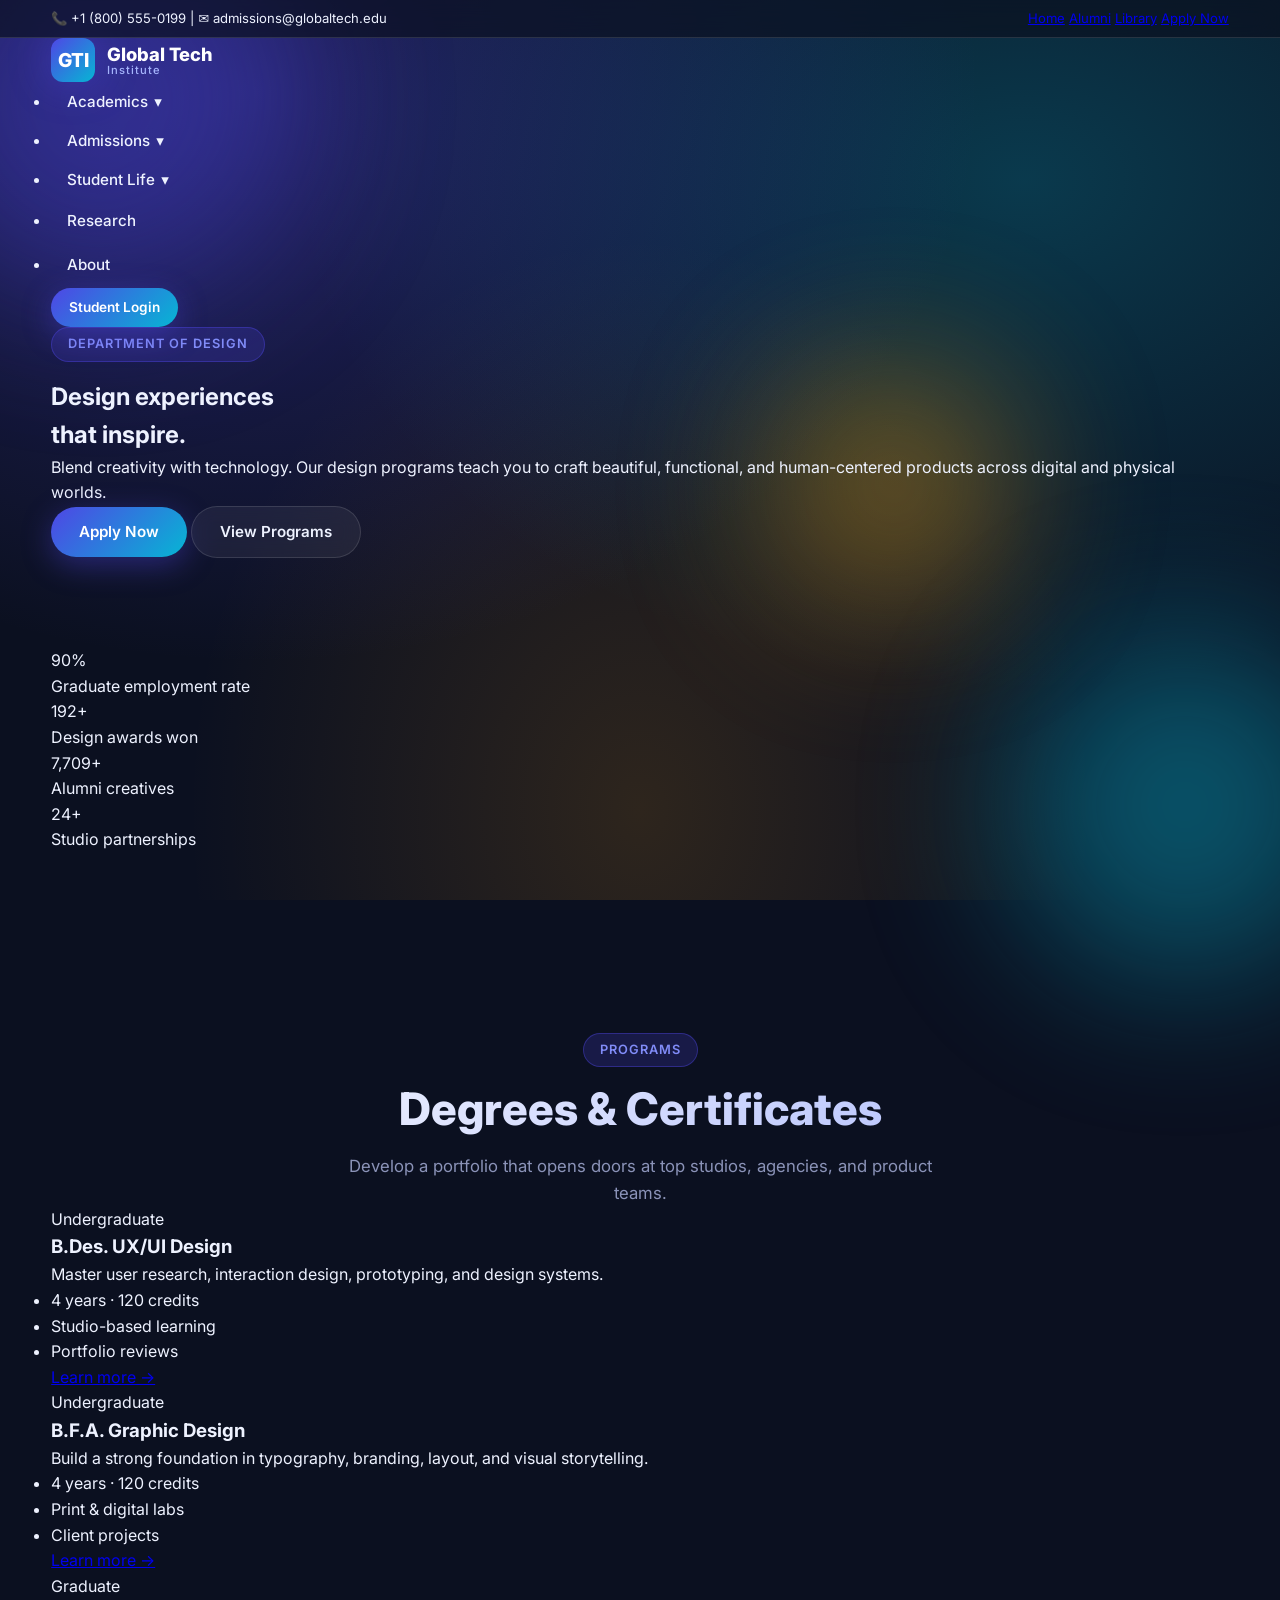
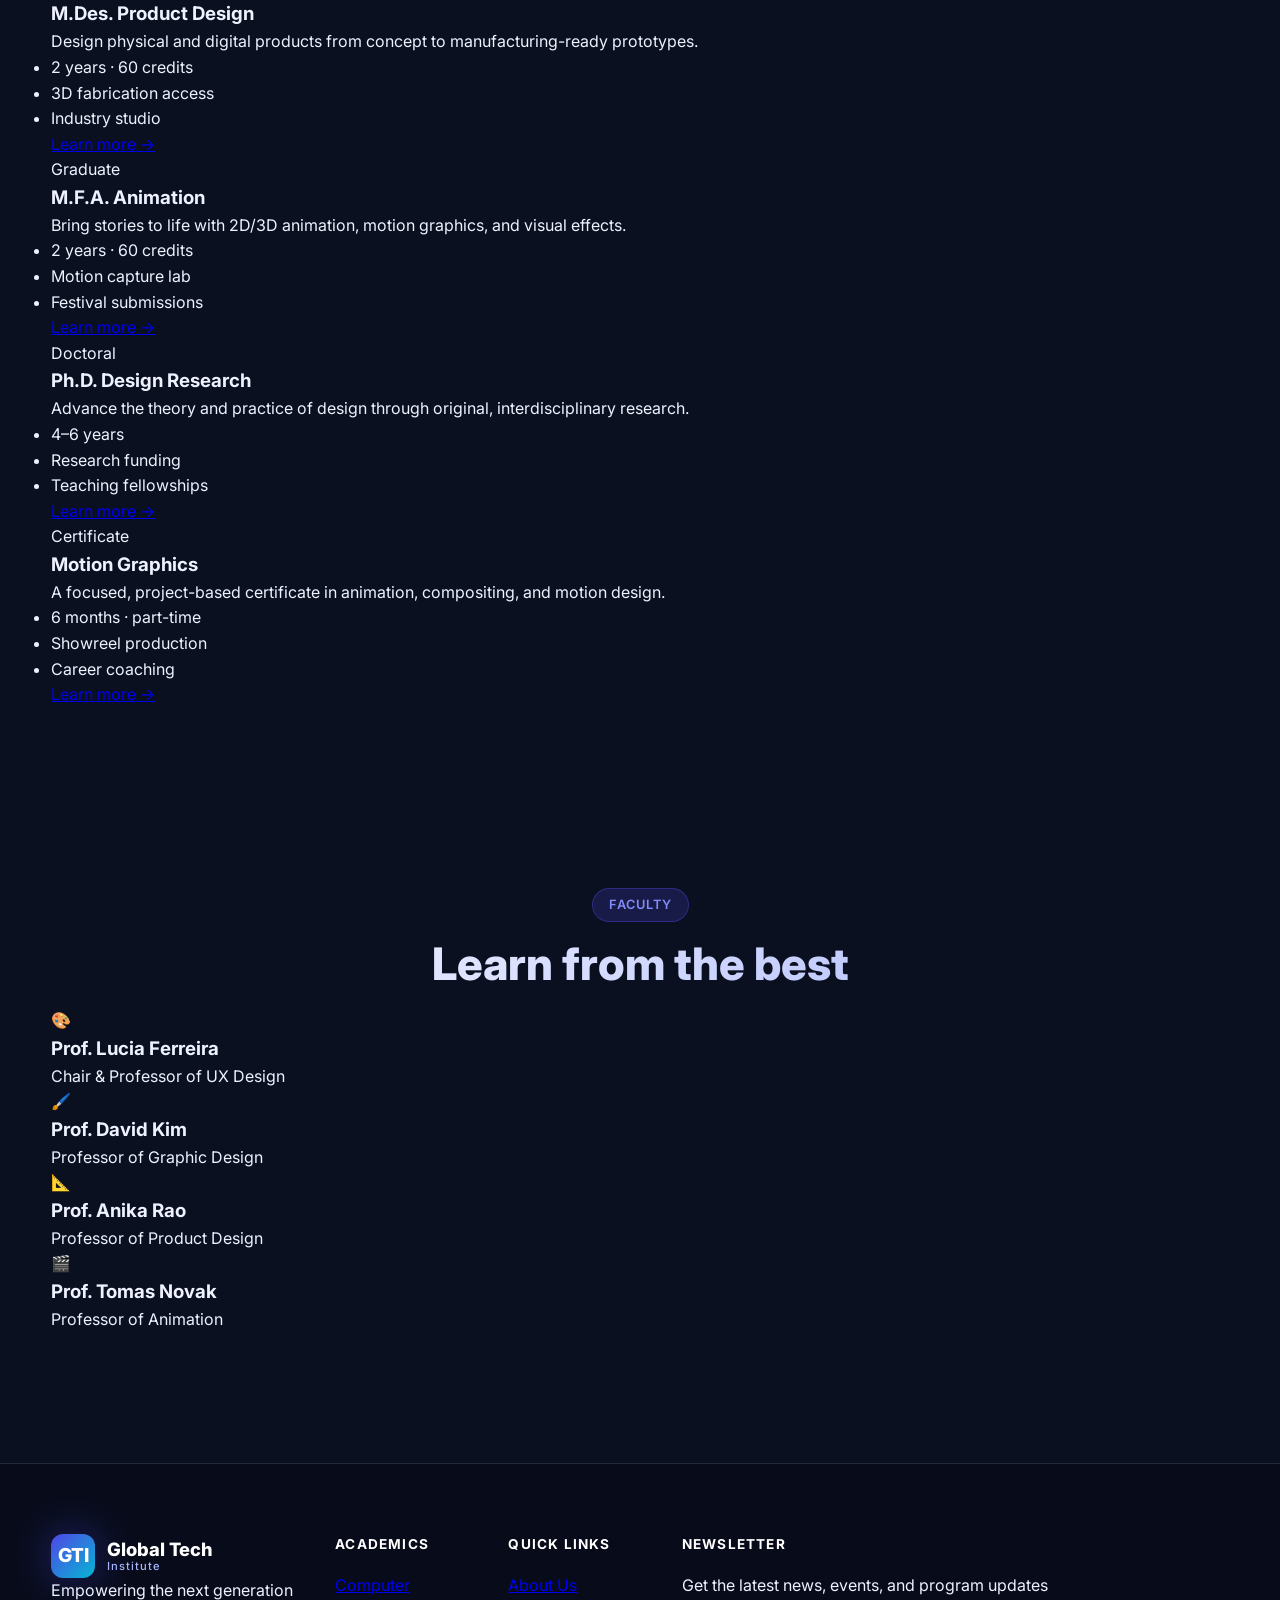
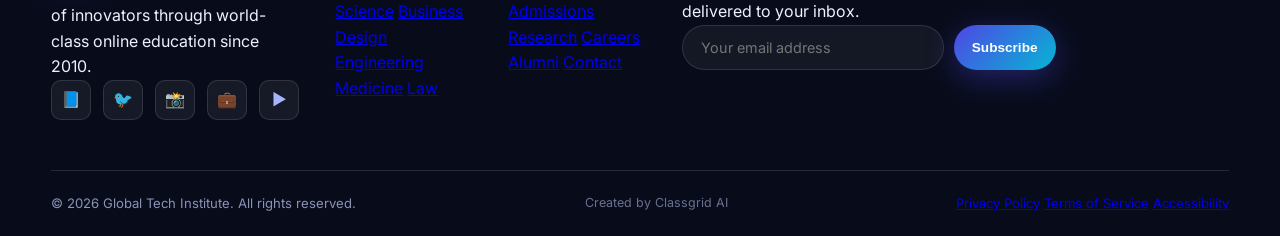
<file: departments/design.html>
<!DOCTYPE html>
<html lang="en">
<head>
  <meta charset="UTF-8" />
  <meta name="viewport" content="width=device-width, initial-scale=1.0" />
  <title>Design — Global Tech Institute</title>
  <meta name="description" content="Explore the Design department at Global Tech Institute — UX/UI, graphic design, animation, and product design programs." />
  <link rel="preconnect" href="https://fonts.googleapis.com" />
  <link rel="preconnect" href="https://fonts.gstatic.com" crossorigin />
  <link href="https://fonts.googleapis.com/css2?family=Inter:wght@400;500;600;700;800;900&family=Playfair+Display:wght@600;700;800&display=swap" rel="stylesheet" />
  <link rel="stylesheet" href="../style.css" />
</head>
<body>
  <div class="orb orb-1"></div>
  <div class="orb orb-2"></div>
  <div class="orb orb-3"></div>

  <div class="topbar">
    <div class="container topbar-inner">
      <div class="topbar-left">
        <span>📞 +1 (800) 555-0199</span>
        <span class="topbar-divider">|</span>
        <span>✉️ admissions@globaltech.edu</span>
      </div>
      <div class="topbar-right">
        <a href="../index.html">Home</a>
        <a href="#">Alumni</a>
        <a href="#">Library</a>
        <a href="#" class="topbar-cta">Apply Now</a>
      </div>
    </div>
  </div>

  <header class="site-header" id="siteHeader">
    <div class="container header-inner">
      <a href="../index.html" class="logo">
        <span class="logo-mark">GTI</span>
        <span class="logo-text">Global Tech<br /><small>Institute</small></span>
      </a>
      <nav class="main-nav" id="mainNav">
        <ul class="nav-list">
          <li class="nav-item has-mega">
            <button class="nav-link" data-mega="academics">Academics <span class="caret">▾</span></button>
            <div class="mega-menu" id="mega-academics">
              <div class="mega-grid">
                <div class="mega-col">
                  <h4>Departments</h4>
                  <a href="computer-science.html">Computer Science</a>
                  <a href="business.html">Business</a>
                  <a href="design.html">Design</a>
                  <a href="engineering.html">Engineering</a>
                  <a href="medicine.html">Medicine</a>
                  <a href="law.html">Law</a>
                </div>
                <div class="mega-col">
                  <h4>Programs</h4>
                  <a href="#">Undergraduate</a>
                  <a href="#">Graduate</a>
                  <a href="#">Doctoral</a>
                  <a href="#">Certificates</a>
                  <a href="#">Micro-credentials</a>
                </div>
                <div class="mega-col mega-feature">
                  <h4>Featured Program</h4>
                  <div class="mega-card">
                    <span class="mega-badge">New</span>
                    <h5>B.Des. UX/UI Design</h5>
                    <p>Design human-centered digital experiences that people love.</p>
                    <a href="#" class="mega-link">Explore →</a>
                  </div>
                </div>
              </div>
            </div>
          </li>
          <li class="nav-item has-mega">
            <button class="nav-link" data-mega="admissions">Admissions <span class="caret">▾</span></button>
            <div class="mega-menu" id="mega-admissions">
              <div class="mega-grid">
                <div class="mega-col">
                  <h4>Apply</h4>
                  <a href="#">How to Apply</a>
                  <a href="#">Application Deadlines</a>
                  <a href="#">Tuition &amp; Fees</a>
                  <a href="#">Scholarships</a>
                  <a href="#">Financial Aid</a>
                </div>
                <div class="mega-col">
                  <h4>Visit &amp; Connect</h4>
                  <a href="#">Virtual Open House</a>
                  <a href="#">Campus Tours</a>
                  <a href="#">Request Info</a>
                  <a href="#">Contact Admissions</a>
                </div>
                <div class="mega-col mega-feature">
                  <h4>Upcoming Deadline</h4>
                  <div class="mega-card">
                    <span class="mega-badge accent">Spring 2027</span>
                    <h5>Priority Application</h5>
                    <p>Submit by <strong>November 15, 2026</strong>.</p>
                    <a href="#" class="mega-link">Apply Now →</a>
                  </div>
                </div>
              </div>
            </div>
          </li>
          <li class="nav-item has-mega">
            <button class="nav-link" data-mega="life">Student Life <span class="caret">▾</span></button>
            <div class="mega-menu" id="mega-life">
              <div class="mega-grid">
                <div class="mega-col">
                  <h4>Community</h4>
                  <a href="#">Student Clubs</a>
                  <a href="#">Events &amp; Activities</a>
                  <a href="#">Athletics</a>
                  <a href="#">Diversity &amp; Inclusion</a>
                </div>
                <div class="mega-col">
                  <h4>Support</h4>
                  <a href="#">Academic Advising</a>
                  <a href="#">Career Services</a>
                  <a href="#">Counseling</a>
                  <a href="#">Disability Services</a>
                </div>
                <div class="mega-col mega-feature">
                  <h4>Student Portal</h4>
                  <div class="mega-card">
                    <span class="mega-badge">24/7</span>
                    <h5>Access Your Dashboard</h5>
                    <p>Grades, schedules, and resources — all in one place.</p>
                    <a href="../login.html" class="mega-link">Sign In →</a>
                  </div>
                </div>
              </div>
            </div>
          </li>
          <li class="nav-item"><a class="nav-link" href="#">Research</a></li>
          <li class="nav-item"><a class="nav-link" href="#">About</a></li>
        </ul>
      </nav>
      <div class="header-actions">
        <a href="../login.html" class="btn btn-primary btn-sm">Student Login</a>
        <button class="hamburger" id="hamburger" aria-label="Menu">
          <span></span><span></span><span></span>
        </button>
      </div>
    </div>
  </header>

  <main>
    <section class="dept-hero">
      <div class="container">
        <span class="section-tag">Department of Design</span>
        <h1 class="dept-title">Design experiences<br />that inspire.</h1>
        <p class="dept-sub">Blend creativity with technology. Our design programs teach you to craft beautiful, functional, and human-centered products across digital and physical worlds.</p>
        <div class="dept-cta">
          <a href="#" class="btn btn-primary">Apply Now</a>
          <a href="#programs" class="btn btn-ghost">View Programs</a>
        </div>
      </div>
    </section>

    <section class="section dept-stats">
      <div class="container">
        <div class="stats-grid">
          <div class="stat-card reveal">
            <span class="counter" data-count="94" data-suffix="%">0%</span>
            <p>Graduate employment rate</p>
          </div>
          <div class="stat-card reveal">
            <span class="counter" data-count="200" data-suffix="+">0</span>
            <p>Design awards won</p>
          </div>
          <div class="stat-card reveal">
            <span class="counter" data-count="8000" data-suffix="+">0</span>
            <p>Alumni creatives</p>
          </div>
          <div class="stat-card reveal">
            <span class="counter" data-count="25" data-suffix="+">0</span>
            <p>Studio partnerships</p>
          </div>
        </div>
      </div>
    </section>

    <section class="section" id="programs">
      <div class="container">
        <div class="center">
          <span class="section-tag">Programs</span>
          <h2 class="section-title">Degrees &amp; Certificates</h2>
          <p class="section-sub">Develop a portfolio that opens doors at top studios, agencies, and product teams.</p>
        </div>
        <div class="program-grid">
          <article class="program-card reveal">
            <span class="program-level">Undergraduate</span>
            <h3>B.Des. UX/UI Design</h3>
            <p>Master user research, interaction design, prototyping, and design systems.</p>
            <ul>
              <li>4 years · 120 credits</li>
              <li>Studio-based learning</li>
              <li>Portfolio reviews</li>
            </ul>
            <a href="#" class="mega-link">Learn more →</a>
          </article>
          <article class="program-card reveal">
            <span class="program-level">Undergraduate</span>
            <h3>B.F.A. Graphic Design</h3>
            <p>Build a strong foundation in typography, branding, layout, and visual storytelling.</p>
            <ul>
              <li>4 years · 120 credits</li>
              <li>Print &amp; digital labs</li>
              <li>Client projects</li>
            </ul>
            <a href="#" class="mega-link">Learn more →</a>
          </article>
          <article class="program-card reveal">
            <span class="program-level">Graduate</span>
            <h3>M.Des. Product Design</h3>
            <p>Design physical and digital products from concept to manufacturing-ready prototypes.</p>
            <ul>
              <li>2 years · 60 credits</li>
              <li>3D fabrication access</li>
              <li>Industry studio</li>
            </ul>
            <a href="#" class="mega-link">Learn more →</a>
          </article>
          <article class="program-card reveal">
            <span class="program-level">Graduate</span>
            <h3>M.F.A. Animation</h3>
            <p>Bring stories to life with 2D/3D animation, motion graphics, and visual effects.</p>
            <ul>
              <li>2 years · 60 credits</li>
              <li>Motion capture lab</li>
              <li>Festival submissions</li>
            </ul>
            <a href="#" class="mega-link">Learn more →</a>
          </article>
          <article class="program-card reveal">
            <span class="program-level">Doctoral</span>
            <h3>Ph.D. Design Research</h3>
            <p>Advance the theory and practice of design through original, interdisciplinary research.</p>
            <ul>
              <li>4–6 years</li>
              <li>Research funding</li>
              <li>Teaching fellowships</li>
            </ul>
            <a href="#" class="mega-link">Learn more →</a>
          </article>
          <article class="program-card reveal">
            <span class="program-level">Certificate</span>
            <h3>Motion Graphics</h3>
            <p>A focused, project-based certificate in animation, compositing, and motion design.</p>
            <ul>
              <li>6 months · part-time</li>
              <li>Showreel production</li>
              <li>Career coaching</li>
            </ul>
            <a href="#" class="mega-link">Learn more →</a>
          </article>
        </div>
      </div>
    </section>

    <section class="section dept-faculty">
      <div class="container">
        <div class="center">
          <span class="section-tag">Faculty</span>
          <h2 class="section-title">Learn from the best</h2>
        </div>
        <div class="faculty-grid">
          <div class="faculty-card reveal">
            <div class="faculty-avatar">🎨</div>
            <h3>Prof. Lucia Ferreira</h3>
            <p>Chair &amp; Professor of UX Design</p>
          </div>
          <div class="faculty-card reveal">
            <div class="faculty-avatar">🖌️</div>
            <h3>Prof. David Kim</h3>
            <p>Professor of Graphic Design</p>
          </div>
          <div class="faculty-card reveal">
            <div class="faculty-avatar">📐</div>
            <h3>Prof. Anika Rao</h3>
            <p>Professor of Product Design</p>
          </div>
          <div class="faculty-card reveal">
            <div class="faculty-avatar">🎬</div>
            <h3>Prof. Tomas Novak</h3>
            <p>Professor of Animation</p>
          </div>
        </div>
      </div>
    </section>
  </main>

  <footer class="footer">
    <div class="container">
      <div class="footer-grid">
        <div class="footer-col footer-about">
          <a href="../index.html" class="logo footer-logo">
            <span class="logo-mark">GTI</span>
            <span class="logo-text">Global Tech<br /><small>Institute</small></span>
          </a>
          <p>Empowering the next generation of innovators through world-class online education since 2010.</p>
          <div class="footer-social">
            <a href="#" aria-label="Facebook">📘</a>
            <a href="#" aria-label="Twitter">🐦</a>
            <a href="#" aria-label="Instagram">📸</a>
            <a href="#" aria-label="LinkedIn">💼</a>
            <a href="#" aria-label="YouTube">▶️</a>
          </div>
        </div>
        <div class="footer-col">
          <h4>Academics</h4>
          <a href="computer-science.html">Computer Science</a>
          <a href="business.html">Business</a>
          <a href="design.html">Design</a>
          <a href="engineering.html">Engineering</a>
          <a href="medicine.html">Medicine</a>
          <a href="law.html">Law</a>
        </div>
        <div class="footer-col">
          <h4>Quick Links</h4>
          <a href="#">About Us</a>
          <a href="#">Admissions</a>
          <a href="#">Research</a>
          <a href="#">Careers</a>
          <a href="#">Alumni</a>
          <a href="#">Contact</a>
        </div>
        <div class="footer-col">
          <h4>Newsletter</h4>
          <p class="newsletter-text">Get the latest news, events, and program updates delivered to your inbox.</p>
          <form id="newsletterForm" class="newsletter-form">
            <input type="email" placeholder="Your email address" required />
            <button type="submit" class="btn btn-primary btn-sm">Subscribe</button>
          </form>
          <span class="newsletter-msg" id="newsletterMsg"></span>
        </div>
      </div>
      <div class="footer-bottom">
        <p>© 2026 Global Tech Institute. All rights reserved.</p>
        <p class="credit">Created by Classgrid AI</p>
        <div class="footer-legal">
          <a href="#">Privacy Policy</a>
          <a href="#">Terms of Service</a>
          <a href="#">Accessibility</a>
        </div>
      </div>
    </div>
  </footer>

  <script src="../script.js"></script>
</body>
</html>
</file>
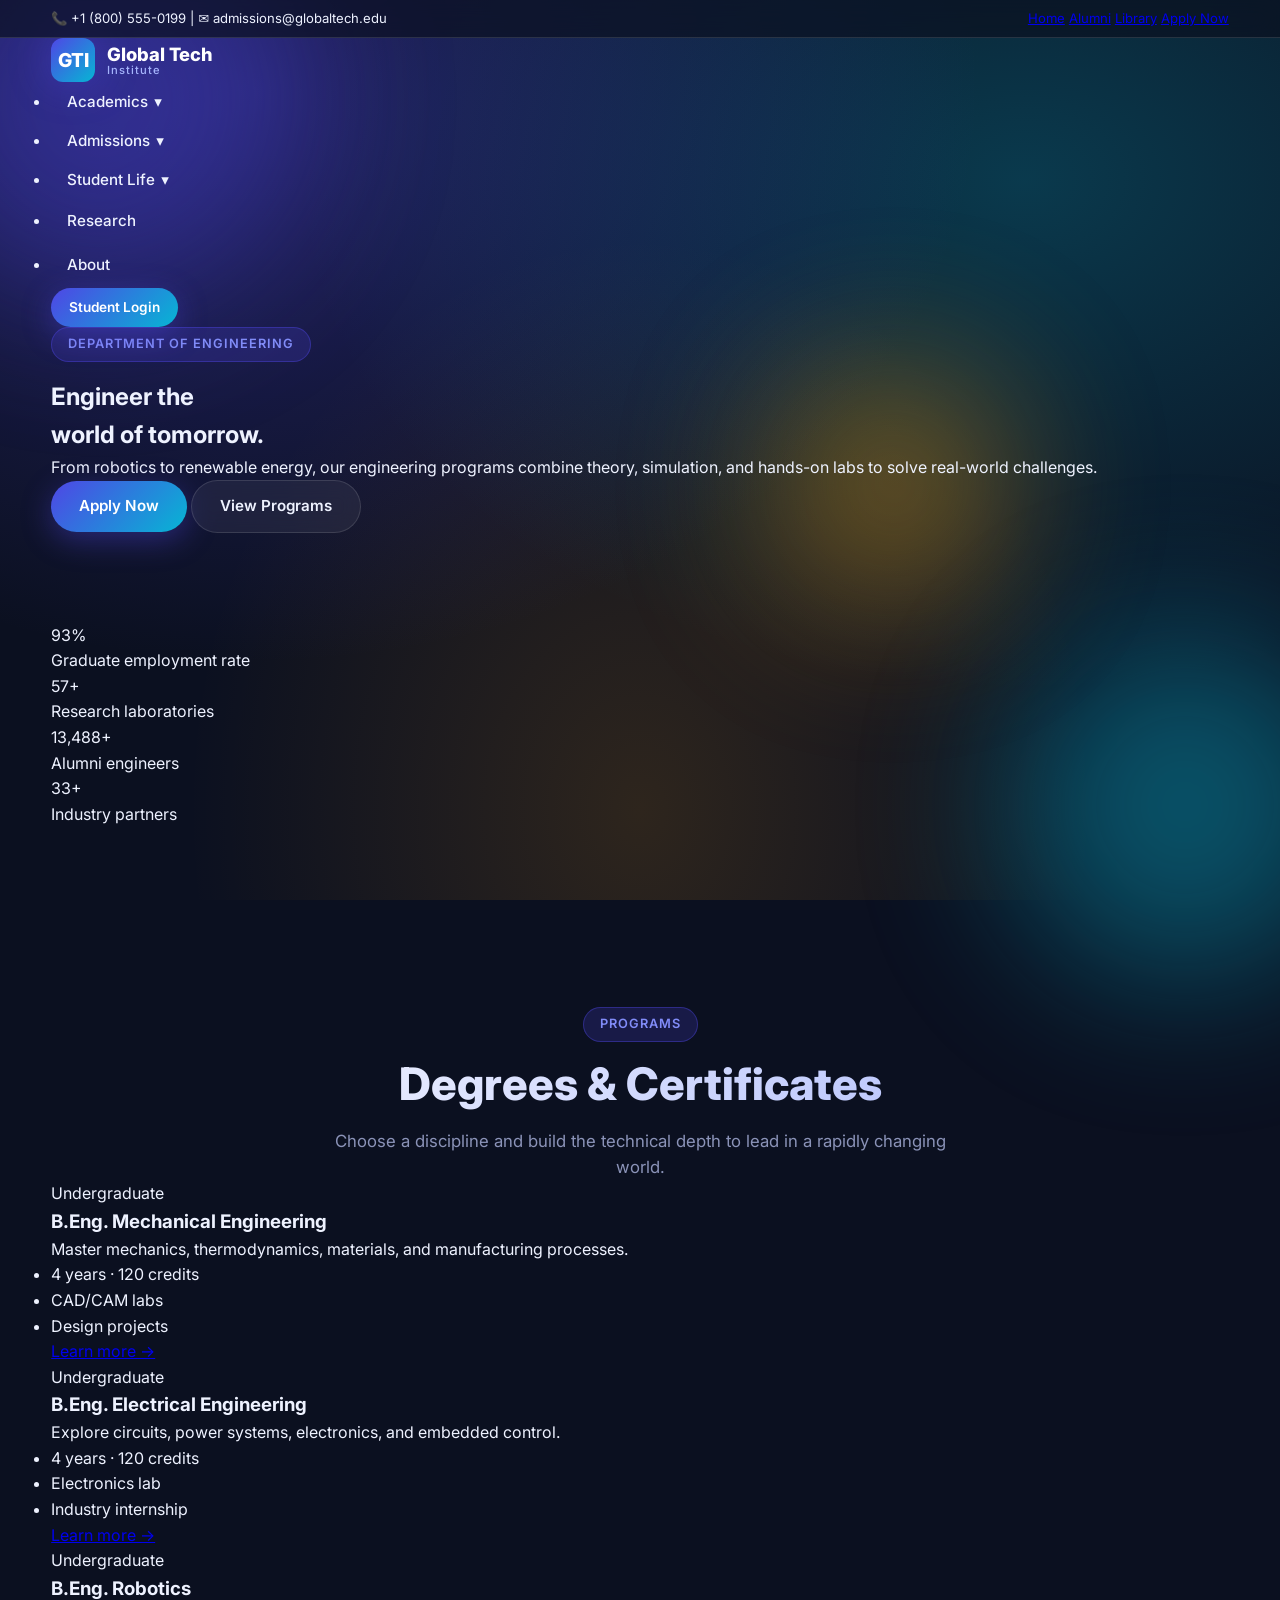
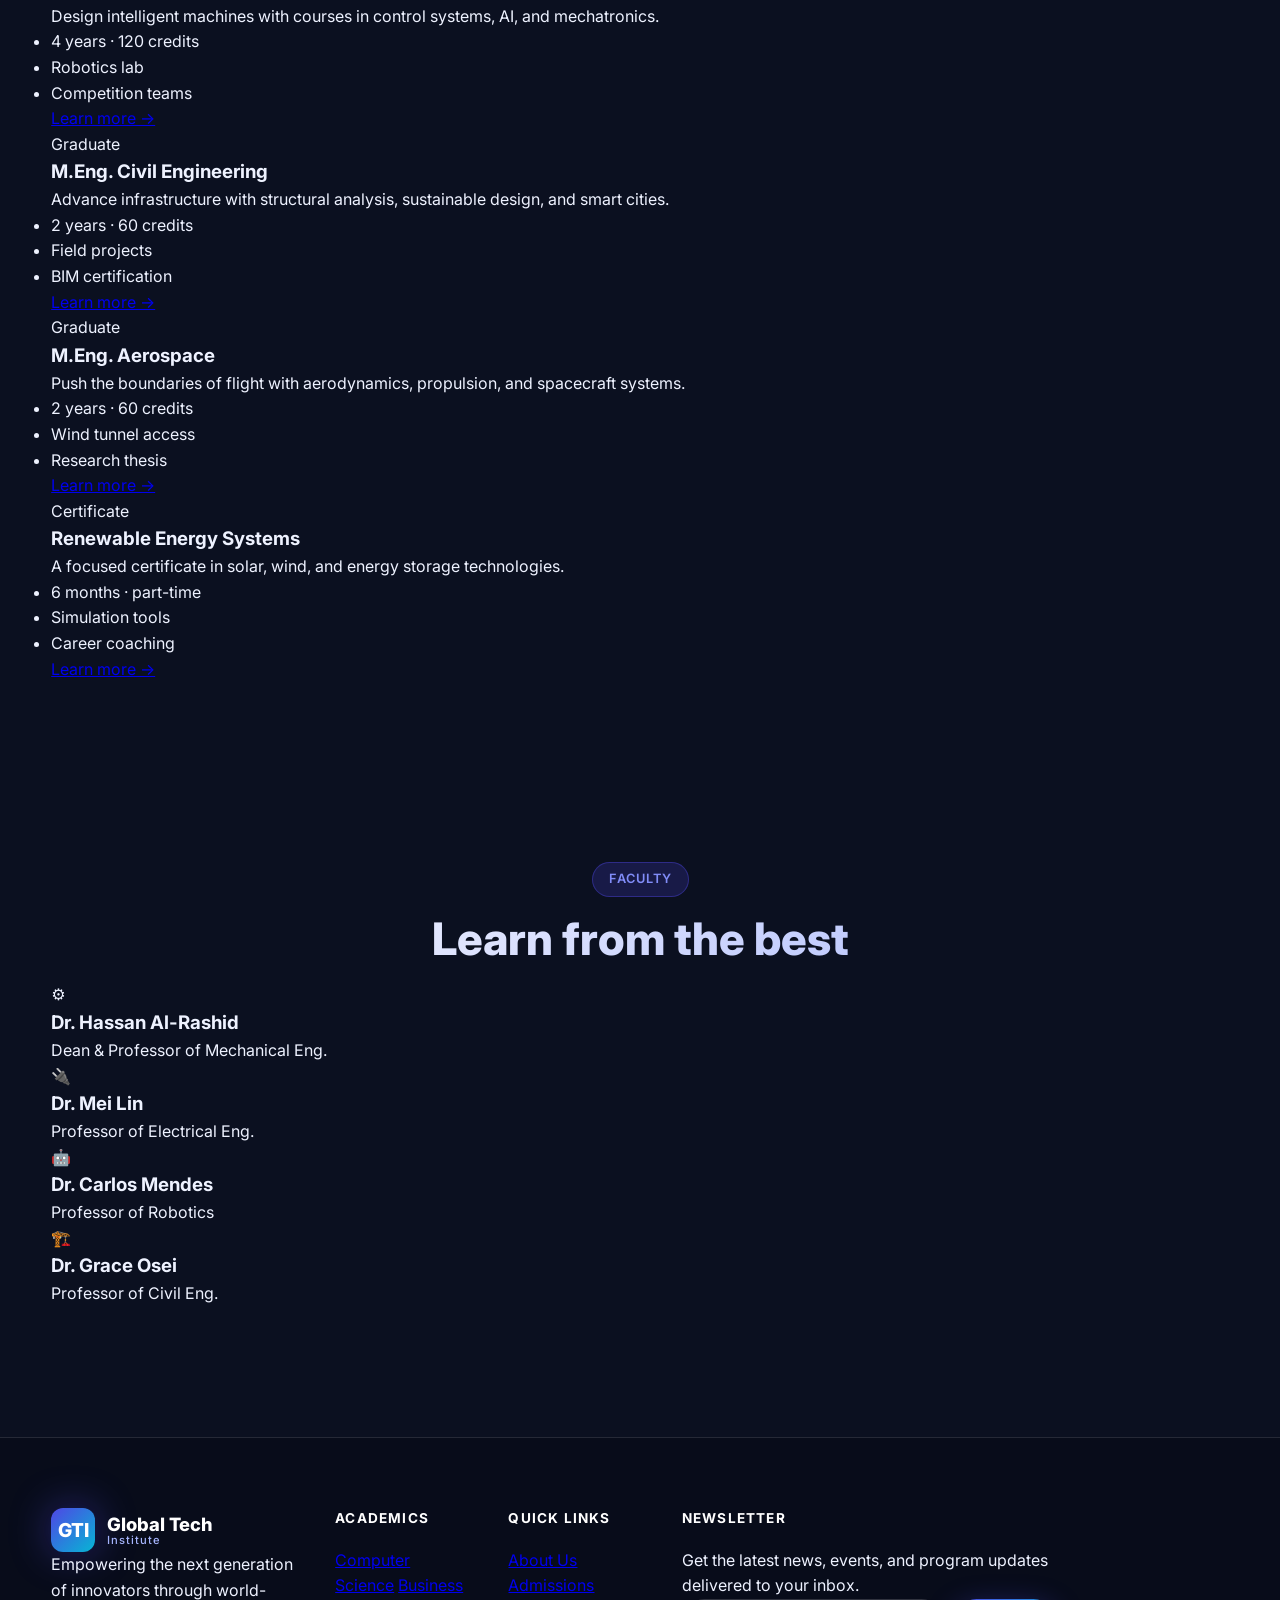
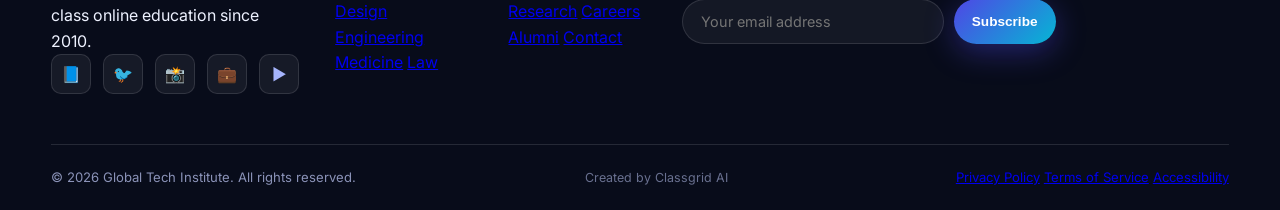
<file: departments/engineering.html>
<!DOCTYPE html>
<html lang="en">
<head>
  <meta charset="UTF-8" />
  <meta name="viewport" content="width=device-width, initial-scale=1.0" />
  <title>Engineering — Global Tech Institute</title>
  <meta name="description" content="Explore the Engineering department at Global Tech Institute — mechanical, electrical, civil, and aerospace engineering programs." />
  <link rel="preconnect" href="https://fonts.googleapis.com" />
  <link rel="preconnect" href="https://fonts.gstatic.com" crossorigin />
  <link href="https://fonts.googleapis.com/css2?family=Inter:wght@400;500;600;700;800;900&family=Playfair+Display:wght@600;700;800&display=swap" rel="stylesheet" />
  <link rel="stylesheet" href="../style.css" />
</head>
<body>
  <div class="orb orb-1"></div>
  <div class="orb orb-2"></div>
  <div class="orb orb-3"></div>

  <div class="topbar">
    <div class="container topbar-inner">
      <div class="topbar-left">
        <span>📞 +1 (800) 555-0199</span>
        <span class="topbar-divider">|</span>
        <span>✉️ admissions@globaltech.edu</span>
      </div>
      <div class="topbar-right">
        <a href="../index.html">Home</a>
        <a href="#">Alumni</a>
        <a href="#">Library</a>
        <a href="#" class="topbar-cta">Apply Now</a>
      </div>
    </div>
  </div>

  <header class="site-header" id="siteHeader">
    <div class="container header-inner">
      <a href="../index.html" class="logo">
        <span class="logo-mark">GTI</span>
        <span class="logo-text">Global Tech<br /><small>Institute</small></span>
      </a>
      <nav class="main-nav" id="mainNav">
        <ul class="nav-list">
          <li class="nav-item has-mega">
            <button class="nav-link" data-mega="academics">Academics <span class="caret">▾</span></button>
            <div class="mega-menu" id="mega-academics">
              <div class="mega-grid">
                <div class="mega-col">
                  <h4>Departments</h4>
                  <a href="computer-science.html">Computer Science</a>
                  <a href="business.html">Business</a>
                  <a href="design.html">Design</a>
                  <a href="engineering.html">Engineering</a>
                  <a href="medicine.html">Medicine</a>
                  <a href="law.html">Law</a>
                </div>
                <div class="mega-col">
                  <h4>Programs</h4>
                  <a href="#">Undergraduate</a>
                  <a href="#">Graduate</a>
                  <a href="#">Doctoral</a>
                  <a href="#">Certificates</a>
                  <a href="#">Micro-credentials</a>
                </div>
                <div class="mega-col mega-feature">
                  <h4>Featured Program</h4>
                  <div class="mega-card">
                    <span class="mega-badge">New</span>
                    <h5>B.Eng. Robotics</h5>
                    <p>Design intelligent machines that transform industry and daily life.</p>
                    <a href="#" class="mega-link">Explore →</a>
                  </div>
                </div>
              </div>
            </div>
          </li>
          <li class="nav-item has-mega">
            <button class="nav-link" data-mega="admissions">Admissions <span class="caret">▾</span></button>
            <div class="mega-menu" id="mega-admissions">
              <div class="mega-grid">
                <div class="mega-col">
                  <h4>Apply</h4>
                  <a href="#">How to Apply</a>
                  <a href="#">Application Deadlines</a>
                  <a href="#">Tuition &amp; Fees</a>
                  <a href="#">Scholarships</a>
                  <a href="#">Financial Aid</a>
                </div>
                <div class="mega-col">
                  <h4>Visit &amp; Connect</h4>
                  <a href="#">Virtual Open House</a>
                  <a href="#">Campus Tours</a>
                  <a href="#">Request Info</a>
                  <a href="#">Contact Admissions</a>
                </div>
                <div class="mega-col mega-feature">
                  <h4>Upcoming Deadline</h4>
                  <div class="mega-card">
                    <span class="mega-badge accent">Spring 2027</span>
                    <h5>Priority Application</h5>
                    <p>Submit by <strong>November 15, 2026</strong>.</p>
                    <a href="#" class="mega-link">Apply Now →</a>
                  </div>
                </div>
              </div>
            </div>
          </li>
          <li class="nav-item has-mega">
            <button class="nav-link" data-mega="life">Student Life <span class="caret">▾</span></button>
            <div class="mega-menu" id="mega-life">
              <div class="mega-grid">
                <div class="mega-col">
                  <h4>Community</h4>
                  <a href="#">Student Clubs</a>
                  <a href="#">Events &amp; Activities</a>
                  <a href="#">Athletics</a>
                  <a href="#">Diversity &amp; Inclusion</a>
                </div>
                <div class="mega-col">
                  <h4>Support</h4>
                  <a href="#">Academic Advising</a>
                  <a href="#">Career Services</a>
                  <a href="#">Counseling</a>
                  <a href="#">Disability Services</a>
                </div>
                <div class="mega-col mega-feature">
                  <h4>Student Portal</h4>
                  <div class="mega-card">
                    <span class="mega-badge">24/7</span>
                    <h5>Access Your Dashboard</h5>
                    <p>Grades, schedules, and resources — all in one place.</p>
                    <a href="../login.html" class="mega-link">Sign In →</a>
                  </div>
                </div>
              </div>
            </div>
          </li>
          <li class="nav-item"><a class="nav-link" href="#">Research</a></li>
          <li class="nav-item"><a class="nav-link" href="#">About</a></li>
        </ul>
      </nav>
      <div class="header-actions">
        <a href="../login.html" class="btn btn-primary btn-sm">Student Login</a>
        <button class="hamburger" id="hamburger" aria-label="Menu">
          <span></span><span></span><span></span>
        </button>
      </div>
    </div>
  </header>

  <main>
    <section class="dept-hero">
      <div class="container">
        <span class="section-tag">Department of Engineering</span>
        <h1 class="dept-title">Engineer the<br />world of tomorrow.</h1>
        <p class="dept-sub">From robotics to renewable energy, our engineering programs combine theory, simulation, and hands-on labs to solve real-world challenges.</p>
        <div class="dept-cta">
          <a href="#" class="btn btn-primary">Apply Now</a>
          <a href="#programs" class="btn btn-ghost">View Programs</a>
        </div>
      </div>
    </section>

    <section class="section dept-stats">
      <div class="container">
        <div class="stats-grid">
          <div class="stat-card reveal">
            <span class="counter" data-count="97" data-suffix="%">0%</span>
            <p>Graduate employment rate</p>
          </div>
          <div class="stat-card reveal">
            <span class="counter" data-count="60" data-suffix="+">0</span>
            <p>Research laboratories</p>
          </div>
          <div class="stat-card reveal">
            <span class="counter" data-count="14000" data-suffix="+">0</span>
            <p>Alumni engineers</p>
          </div>
          <div class="stat-card reveal">
            <span class="counter" data-count="35" data-suffix="+">0</span>
            <p>Industry partners</p>
          </div>
        </div>
      </div>
    </section>

    <section class="section" id="programs">
      <div class="container">
        <div class="center">
          <span class="section-tag">Programs</span>
          <h2 class="section-title">Degrees &amp; Certificates</h2>
          <p class="section-sub">Choose a discipline and build the technical depth to lead in a rapidly changing world.</p>
        </div>
        <div class="program-grid">
          <article class="program-card reveal">
            <span class="program-level">Undergraduate</span>
            <h3>B.Eng. Mechanical Engineering</h3>
            <p>Master mechanics, thermodynamics, materials, and manufacturing processes.</p>
            <ul>
              <li>4 years · 120 credits</li>
              <li>CAD/CAM labs</li>
              <li>Design projects</li>
            </ul>
            <a href="#" class="mega-link">Learn more →</a>
          </article>
          <article class="program-card reveal">
            <span class="program-level">Undergraduate</span>
            <h3>B.Eng. Electrical Engineering</h3>
            <p>Explore circuits, power systems, electronics, and embedded control.</p>
            <ul>
              <li>4 years · 120 credits</li>
              <li>Electronics lab</li>
              <li>Industry internship</li>
            </ul>
            <a href="#" class="mega-link">Learn more →</a>
          </article>
          <article class="program-card reveal">
            <span class="program-level">Undergraduate</span>
            <h3>B.Eng. Robotics</h3>
            <p>Design intelligent machines with courses in control systems, AI, and mechatronics.</p>
            <ul>
              <li>4 years · 120 credits</li>
              <li>Robotics lab</li>
              <li>Competition teams</li>
            </ul>
            <a href="#" class="mega-link">Learn more →</a>
          </article>
          <article class="program-card reveal">
            <span class="program-level">Graduate</span>
            <h3>M.Eng. Civil Engineering</h3>
            <p>Advance infrastructure with structural analysis, sustainable design, and smart cities.</p>
            <ul>
              <li>2 years · 60 credits</li>
              <li>Field projects</li>
              <li>BIM certification</li>
            </ul>
            <a href="#" class="mega-link">Learn more →</a>
          </article>
          <article class="program-card reveal">
            <span class="program-level">Graduate</span>
            <h3>M.Eng. Aerospace</h3>
            <p>Push the boundaries of flight with aerodynamics, propulsion, and spacecraft systems.</p>
            <ul>
              <li>2 years · 60 credits</li>
              <li>Wind tunnel access</li>
              <li>Research thesis</li>
            </ul>
            <a href="#" class="mega-link">Learn more →</a>
          </article>
          <article class="program-card reveal">
            <span class="program-level">Certificate</span>
            <h3>Renewable Energy Systems</h3>
            <p>A focused certificate in solar, wind, and energy storage technologies.</p>
            <ul>
              <li>6 months · part-time</li>
              <li>Simulation tools</li>
              <li>Career coaching</li>
            </ul>
            <a href="#" class="mega-link">Learn more →</a>
          </article>
        </div>
      </div>
    </section>

    <section class="section dept-faculty">
      <div class="container">
        <div class="center">
          <span class="section-tag">Faculty</span>
          <h2 class="section-title">Learn from the best</h2>
        </div>
        <div class="faculty-grid">
          <div class="faculty-card reveal">
            <div class="faculty-avatar">⚙️</div>
            <h3>Dr. Hassan Al-Rashid</h3>
            <p>Dean &amp; Professor of Mechanical Eng.</p>
          </div>
          <div class="faculty-card reveal">
            <div class="faculty-avatar">🔌</div>
            <h3>Dr. Mei Lin</h3>
            <p>Professor of Electrical Eng.</p>
          </div>
          <div class="faculty-card reveal">
            <div class="faculty-avatar">🤖</div>
            <h3>Dr. Carlos Mendes</h3>
            <p>Professor of Robotics</p>
          </div>
          <div class="faculty-card reveal">
            <div class="faculty-avatar">🏗️</div>
            <h3>Dr. Grace Osei</h3>
            <p>Professor of Civil Eng.</p>
          </div>
        </div>
      </div>
    </section>
  </main>

  <footer class="footer">
    <div class="container">
      <div class="footer-grid">
        <div class="footer-col footer-about">
          <a href="../index.html" class="logo footer-logo">
            <span class="logo-mark">GTI</span>
            <span class="logo-text">Global Tech<br /><small>Institute</small></span>
          </a>
          <p>Empowering the next generation of innovators through world-class online education since 2010.</p>
          <div class="footer-social">
            <a href="#" aria-label="Facebook">📘</a>
            <a href="#" aria-label="Twitter">🐦</a>
            <a href="#" aria-label="Instagram">📸</a>
            <a href="#" aria-label="LinkedIn">💼</a>
            <a href="#" aria-label="YouTube">▶️</a>
          </div>
        </div>
        <div class="footer-col">
          <h4>Academics</h4>
          <a href="computer-science.html">Computer Science</a>
          <a href="business.html">Business</a>
          <a href="design.html">Design</a>
          <a href="engineering.html">Engineering</a>
          <a href="medicine.html">Medicine</a>
          <a href="law.html">Law</a>
        </div>
        <div class="footer-col">
          <h4>Quick Links</h4>
          <a href="#">About Us</a>
          <a href="#">Admissions</a>
          <a href="#">Research</a>
          <a href="#">Careers</a>
          <a href="#">Alumni</a>
          <a href="#">Contact</a>
        </div>
        <div class="footer-col">
          <h4>Newsletter</h4>
          <p class="newsletter-text">Get the latest news, events, and program updates delivered to your inbox.</p>
          <form id="newsletterForm" class="newsletter-form">
            <input type="email" placeholder="Your email address" required />
            <button type="submit" class="btn btn-primary btn-sm">Subscribe</button>
          </form>
          <span class="newsletter-msg" id="newsletterMsg"></span>
        </div>
      </div>
      <div class="footer-bottom">
        <p>© 2026 Global Tech Institute. All rights reserved.</p>
        <p class="credit">Created by Classgrid AI</p>
        <div class="footer-legal">
          <a href="#">Privacy Policy</a>
          <a href="#">Terms of Service</a>
          <a href="#">Accessibility</a>
        </div>
      </div>
    </div>
  </footer>

  <script src="../script.js"></script>
</body>
</html>
</file>
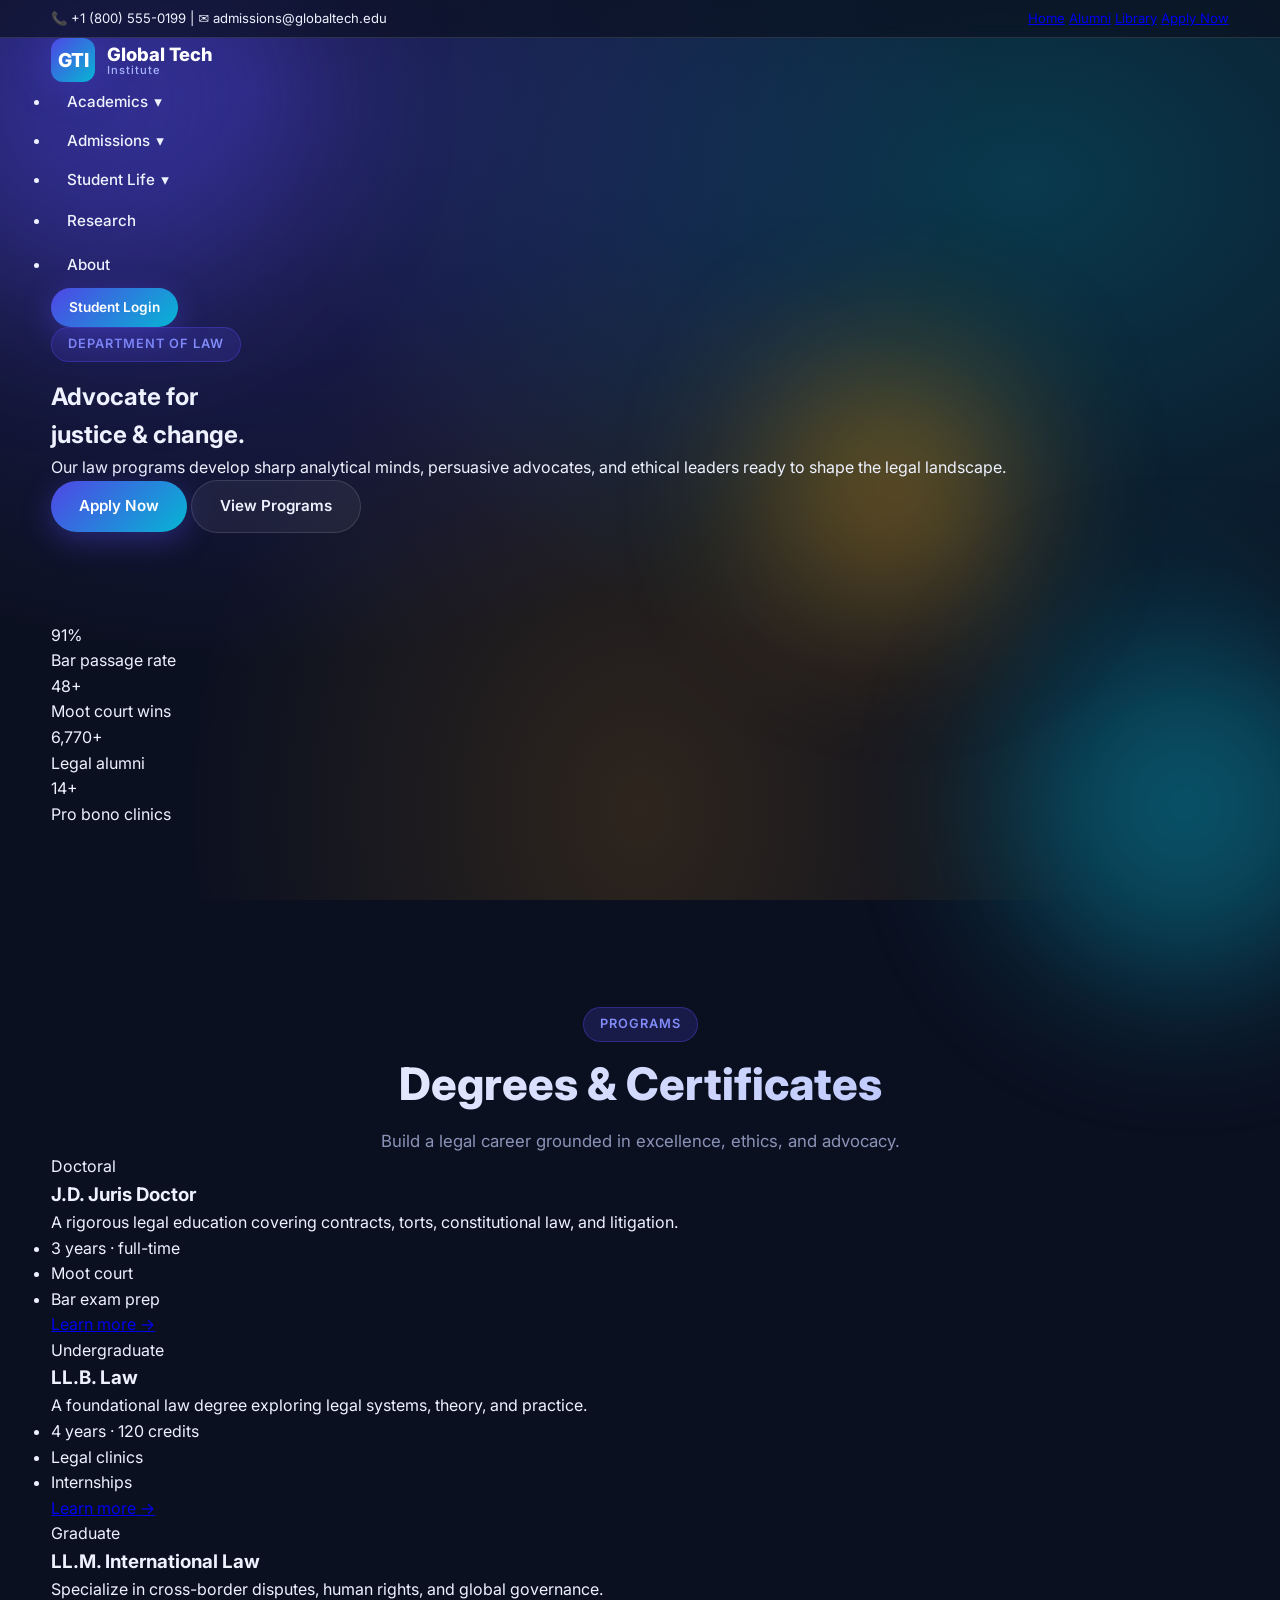
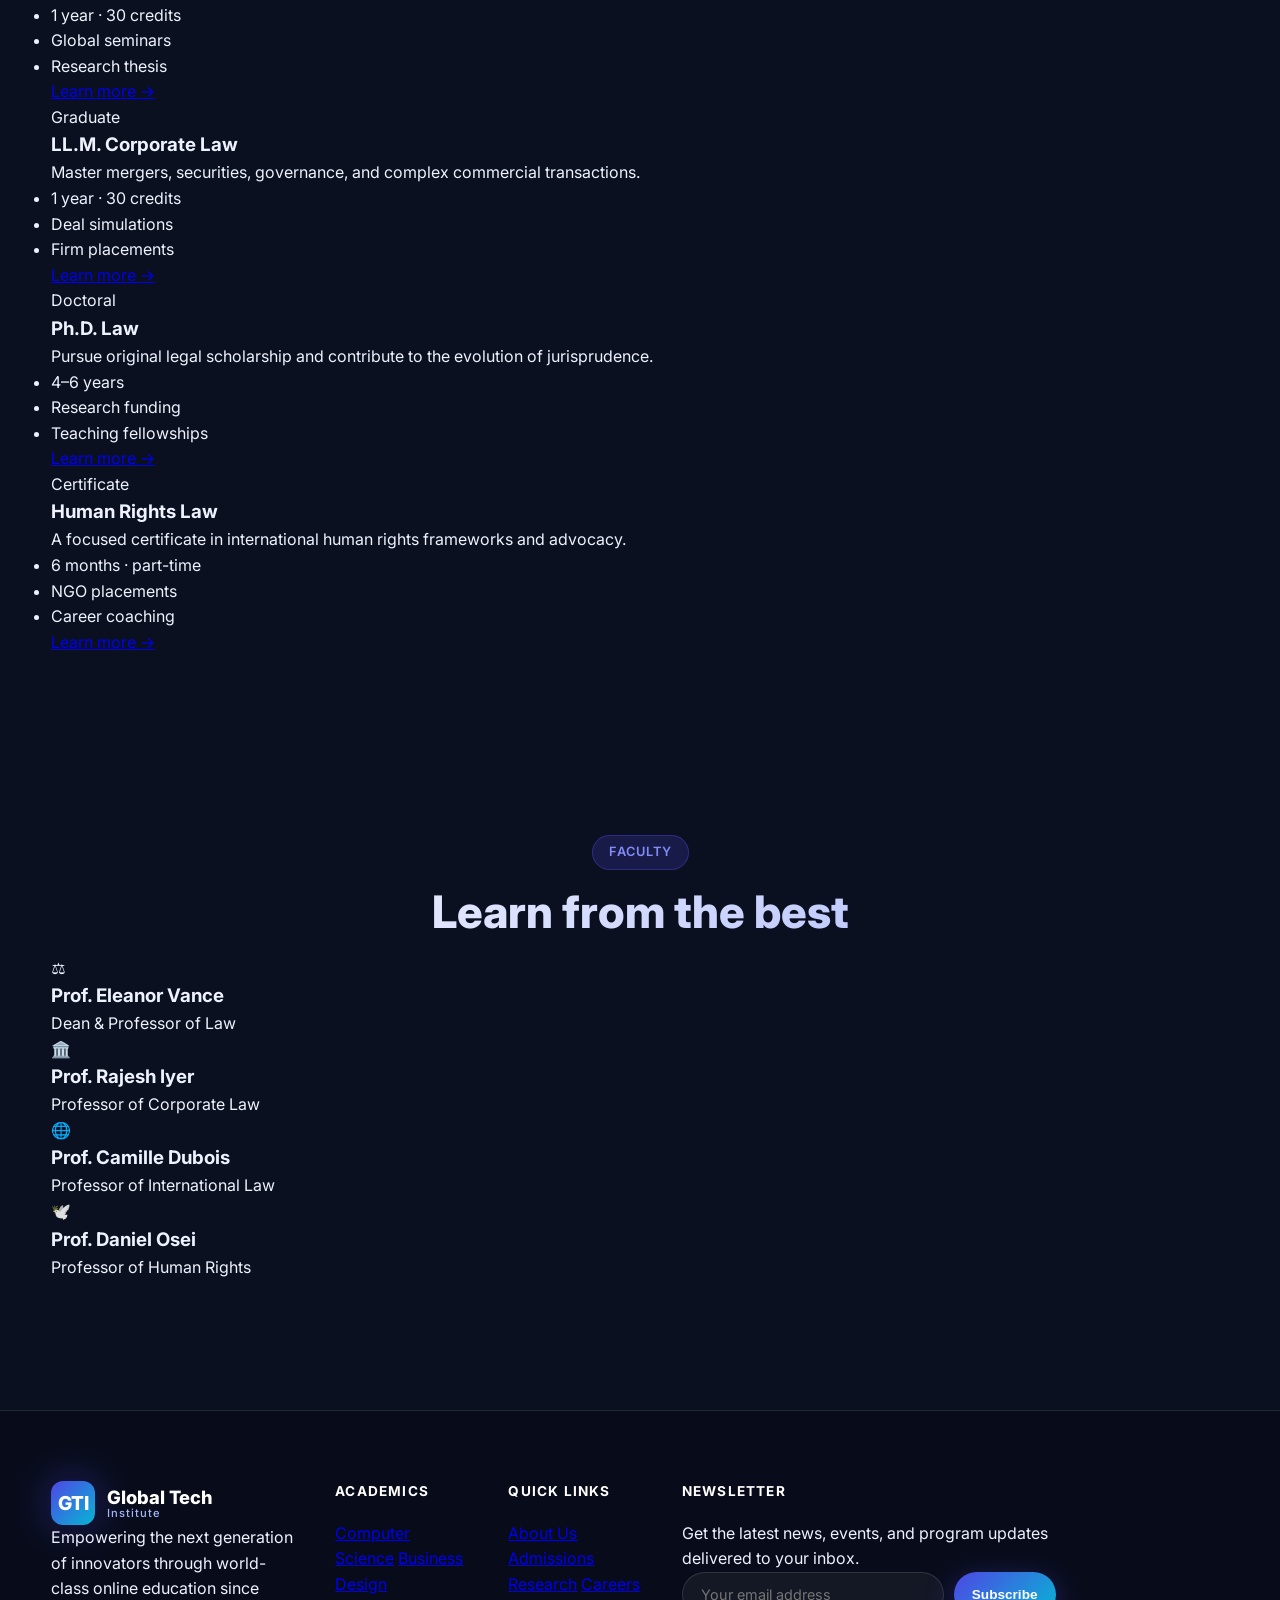
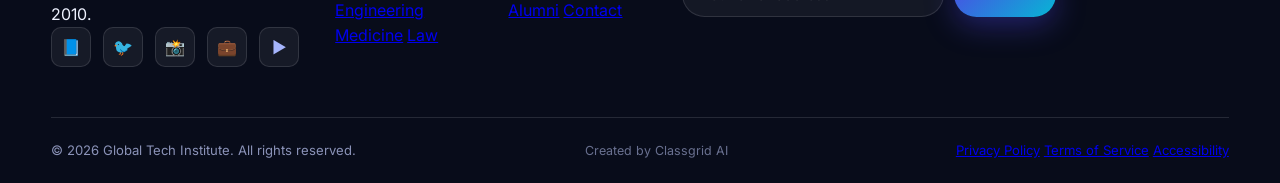
<file: departments/law.html>
<!DOCTYPE html>
<html lang="en">
<head>
  <meta charset="UTF-8" />
  <meta name="viewport" content="width=device-width, initial-scale=1.0" />
  <title>Law — Global Tech Institute</title>
  <meta name="description" content="Explore the Law department at Global Tech Institute — corporate law, international law, human rights, and criminal justice programs." />
  <link rel="preconnect" href="https://fonts.googleapis.com" />
  <link rel="preconnect" href="https://fonts.gstatic.com" crossorigin />
  <link href="https://fonts.googleapis.com/css2?family=Inter:wght@400;500;600;700;800;900&family=Playfair+Display:wght@600;700;800&display=swap" rel="stylesheet" />
  <link rel="stylesheet" href="../style.css" />
</head>
<body>
  <div class="orb orb-1"></div>
  <div class="orb orb-2"></div>
  <div class="orb orb-3"></div>

  <div class="topbar">
    <div class="container topbar-inner">
      <div class="topbar-left">
        <span>📞 +1 (800) 555-0199</span>
        <span class="topbar-divider">|</span>
        <span>✉️ admissions@globaltech.edu</span>
      </div>
      <div class="topbar-right">
        <a href="../index.html">Home</a>
        <a href="#">Alumni</a>
        <a href="#">Library</a>
        <a href="#" class="topbar-cta">Apply Now</a>
      </div>
    </div>
  </div>

  <header class="site-header" id="siteHeader">
    <div class="container header-inner">
      <a href="../index.html" class="logo">
        <span class="logo-mark">GTI</span>
        <span class="logo-text">Global Tech<br /><small>Institute</small></span>
      </a>
      <nav class="main-nav" id="mainNav">
        <ul class="nav-list">
          <li class="nav-item has-mega">
            <button class="nav-link" data-mega="academics">Academics <span class="caret">▾</span></button>
            <div class="mega-menu" id="mega-academics">
              <div class="mega-grid">
                <div class="mega-col">
                  <h4>Departments</h4>
                  <a href="computer-science.html">Computer Science</a>
                  <a href="business.html">Business</a>
                  <a href="design.html">Design</a>
                  <a href="engineering.html">Engineering</a>
                  <a href="medicine.html">Medicine</a>
                  <a href="law.html">Law</a>
                </div>
                <div class="mega-col">
                  <h4>Programs</h4>
                  <a href="#">Undergraduate</a>
                  <a href="#">Graduate</a>
                  <a href="#">Doctoral</a>
                  <a href="#">Certificates</a>
                  <a href="#">Micro-credentials</a>
                </div>
                <div class="mega-col mega-feature">
                  <h4>Featured Program</h4>
                  <div class="mega-card">
                    <span class="mega-badge">New</span>
                    <h5>J.D. Program</h5>
                    <p>Become a skilled advocate with rigorous legal training.</p>
                    <a href="#" class="mega-link">Explore →</a>
                  </div>
                </div>
              </div>
            </div>
          </li>
          <li class="nav-item has-mega">
            <button class="nav-link" data-mega="admissions">Admissions <span class="caret">▾</span></button>
            <div class="mega-menu" id="mega-admissions">
              <div class="mega-grid">
                <div class="mega-col">
                  <h4>Apply</h4>
                  <a href="#">How to Apply</a>
                  <a href="#">Application Deadlines</a>
                  <a href="#">Tuition &amp; Fees</a>
                  <a href="#">Scholarships</a>
                  <a href="#">Financial Aid</a>
                </div>
                <div class="mega-col">
                  <h4>Visit &amp; Connect</h4>
                  <a href="#">Virtual Open House</a>
                  <a href="#">Campus Tours</a>
                  <a href="#">Request Info</a>
                  <a href="#">Contact Admissions</a>
                </div>
                <div class="mega-col mega-feature">
                  <h4>Upcoming Deadline</h4>
                  <div class="mega-card">
                    <span class="mega-badge accent">Spring 2027</span>
                    <h5>Priority Application</h5>
                    <p>Submit by <strong>November 15, 2026</strong>.</p>
                    <a href="#" class="mega-link">Apply Now →</a>
                  </div>
                </div>
              </div>
            </div>
          </li>
          <li class="nav-item has-mega">
            <button class="nav-link" data-mega="life">Student Life <span class="caret">▾</span></button>
            <div class="mega-menu" id="mega-life">
              <div class="mega-grid">
                <div class="mega-col">
                  <h4>Community</h4>
                  <a href="#">Student Clubs</a>
                  <a href="#">Events &amp; Activities</a>
                  <a href="#">Athletics</a>
                  <a href="#">Diversity &amp; Inclusion</a>
                </div>
                <div class="mega-col">
                  <h4>Support</h4>
                  <a href="#">Academic Advising</a>
                  <a href="#">Career Services</a>
                  <a href="#">Counseling</a>
                  <a href="#">Disability Services</a>
                </div>
                <div class="mega-col mega-feature">
                  <h4>Student Portal</h4>
                  <div class="mega-card">
                    <span class="mega-badge">24/7</span>
                    <h5>Access Your Dashboard</h5>
                    <p>Grades, schedules, and resources — all in one place.</p>
                    <a href="../login.html" class="mega-link">Sign In →</a>
                  </div>
                </div>
              </div>
            </div>
          </li>
          <li class="nav-item"><a class="nav-link" href="#">Research</a></li>
          <li class="nav-item"><a class="nav-link" href="#">About</a></li>
        </ul>
      </nav>
      <div class="header-actions">
        <a href="../login.html" class="btn btn-primary btn-sm">Student Login</a>
        <button class="hamburger" id="hamburger" aria-label="Menu">
          <span></span><span></span><span></span>
        </button>
      </div>
    </div>
  </header>

  <main>
    <section class="dept-hero">
      <div class="container">
        <span class="section-tag">Department of Law</span>
        <h1 class="dept-title">Advocate for<br />justice &amp; change.</h1>
        <p class="dept-sub">Our law programs develop sharp analytical minds, persuasive advocates, and ethical leaders ready to shape the legal landscape.</p>
        <div class="dept-cta">
          <a href="#" class="btn btn-primary">Apply Now</a>
          <a href="#programs" class="btn btn-ghost">View Programs</a>
        </div>
      </div>
    </section>

    <section class="section dept-stats">
      <div class="container">
        <div class="stats-grid">
          <div class="stat-card reveal">
            <span class="counter" data-count="95" data-suffix="%">0%</span>
            <p>Bar passage rate</p>
          </div>
          <div class="stat-card reveal">
            <span class="counter" data-count="50" data-suffix="+">0</span>
            <p>Moot court wins</p>
          </div>
          <div class="stat-card reveal">
            <span class="counter" data-count="7000" data-suffix="+">0</span>
            <p>Legal alumni</p>
          </div>
          <div class="stat-card reveal">
            <span class="counter" data-count="15" data-suffix="+">0</span>
            <p>Pro bono clinics</p>
          </div>
        </div>
      </div>
    </section>

    <section class="section" id="programs">
      <div class="container">
        <div class="center">
          <span class="section-tag">Programs</span>
          <h2 class="section-title">Degrees &amp; Certificates</h2>
          <p class="section-sub">Build a legal career grounded in excellence, ethics, and advocacy.</p>
        </div>
        <div class="program-grid">
          <article class="program-card reveal">
            <span class="program-level">Doctoral</span>
            <h3>J.D. Juris Doctor</h3>
            <p>A rigorous legal education covering contracts, torts, constitutional law, and litigation.</p>
            <ul>
              <li>3 years · full-time</li>
              <li>Moot court</li>
              <li>Bar exam prep</li>
            </ul>
            <a href="#" class="mega-link">Learn more →</a>
          </article>
          <article class="program-card reveal">
            <span class="program-level">Undergraduate</span>
            <h3>LL.B. Law</h3>
            <p>A foundational law degree exploring legal systems, theory, and practice.</p>
            <ul>
              <li>4 years · 120 credits</li>
              <li>Legal clinics</li>
              <li>Internships</li>
            </ul>
            <a href="#" class="mega-link">Learn more →</a>
          </article>
          <article class="program-card reveal">
            <span class="program-level">Graduate</span>
            <h3>LL.M. International Law</h3>
            <p>Specialize in cross-border disputes, human rights, and global governance.</p>
            <ul>
              <li>1 year · 30 credits</li>
              <li>Global seminars</li>
              <li>Research thesis</li>
            </ul>
            <a href="#" class="mega-link">Learn more →</a>
          </article>
          <article class="program-card reveal">
            <span class="program-level">Graduate</span>
            <h3>LL.M. Corporate Law</h3>
            <p>Master mergers, securities, governance, and complex commercial transactions.</p>
            <ul>
              <li>1 year · 30 credits</li>
              <li>Deal simulations</li>
              <li>Firm placements</li>
            </ul>
            <a href="#" class="mega-link">Learn more →</a>
          </article>
          <article class="program-card reveal">
            <span class="program-level">Doctoral</span>
            <h3>Ph.D. Law</h3>
            <p>Pursue original legal scholarship and contribute to the evolution of jurisprudence.</p>
            <ul>
              <li>4–6 years</li>
              <li>Research funding</li>
              <li>Teaching fellowships</li>
            </ul>
            <a href="#" class="mega-link">Learn more →</a>
          </article>
          <article class="program-card reveal">
            <span class="program-level">Certificate</span>
            <h3>Human Rights Law</h3>
            <p>A focused certificate in international human rights frameworks and advocacy.</p>
            <ul>
              <li>6 months · part-time</li>
              <li>NGO placements</li>
              <li>Career coaching</li>
            </ul>
            <a href="#" class="mega-link">Learn more →</a>
          </article>
        </div>
      </div>
    </section>

    <section class="section dept-faculty">
      <div class="container">
        <div class="center">
          <span class="section-tag">Faculty</span>
          <h2 class="section-title">Learn from the best</h2>
        </div>
        <div class="faculty-grid">
          <div class="faculty-card reveal">
            <div class="faculty-avatar">⚖️</div>
            <h3>Prof. Eleanor Vance</h3>
            <p>Dean &amp; Professor of Law</p>
          </div>
          <div class="faculty-card reveal">
            <div class="faculty-avatar">🏛️</div>
            <h3>Prof. Rajesh Iyer</h3>
            <p>Professor of Corporate Law</p>
          </div>
          <div class="faculty-card reveal">
            <div class="faculty-avatar">🌐</div>
            <h3>Prof. Camille Dubois</h3>
            <p>Professor of International Law</p>
          </div>
          <div class="faculty-card reveal">
            <div class="faculty-avatar">🕊️</div>
            <h3>Prof. Daniel Osei</h3>
            <p>Professor of Human Rights</p>
          </div>
        </div>
      </div>
    </section>
  </main>

  <footer class="footer">
    <div class="container">
      <div class="footer-grid">
        <div class="footer-col footer-about">
          <a href="../index.html" class="logo footer-logo">
            <span class="logo-mark">GTI</span>
            <span class="logo-text">Global Tech<br /><small>Institute</small></span>
          </a>
          <p>Empowering the next generation of innovators through world-class online education since 2010.</p>
          <div class="footer-social">
            <a href="#" aria-label="Facebook">📘</a>
            <a href="#" aria-label="Twitter">🐦</a>
            <a href="#" aria-label="Instagram">📸</a>
            <a href="#" aria-label="LinkedIn">💼</a>
            <a href="#" aria-label="YouTube">▶️</a>
          </div>
        </div>
        <div class="footer-col">
          <h4>Academics</h4>
          <a href="computer-science.html">Computer Science</a>
          <a href="business.html">Business</a>
          <a href="design.html">Design</a>
          <a href="engineering.html">Engineering</a>
          <a href="medicine.html">Medicine</a>
          <a href="law.html">Law</a>
        </div>
        <div class="footer-col">
          <h4>Quick Links</h4>
          <a href="#">About Us</a>
          <a href="#">Admissions</a>
          <a href="#">Research</a>
          <a href="#">Careers</a>
          <a href="#">Alumni</a>
          <a href="#">Contact</a>
        </div>
        <div class="footer-col">
          <h4>Newsletter</h4>
          <p class="newsletter-text">Get the latest news, events, and program updates delivered to your inbox.</p>
          <form id="newsletterForm" class="newsletter-form">
            <input type="email" placeholder="Your email address" required />
            <button type="submit" class="btn btn-primary btn-sm">Subscribe</button>
          </form>
          <span class="newsletter-msg" id="newsletterMsg"></span>
        </div>
      </div>
      <div class="footer-bottom">
        <p>© 2026 Global Tech Institute. All rights reserved.</p>
        <p class="credit">Created by Classgrid AI</p>
        <div class="footer-legal">
          <a href="#">Privacy Policy</a>
          <a href="#">Terms of Service</a>
          <a href="#">Accessibility</a>
        </div>
      </div>
    </div>
  </footer>

  <script src="../script.js"></script>
</body>
</html>
</file>
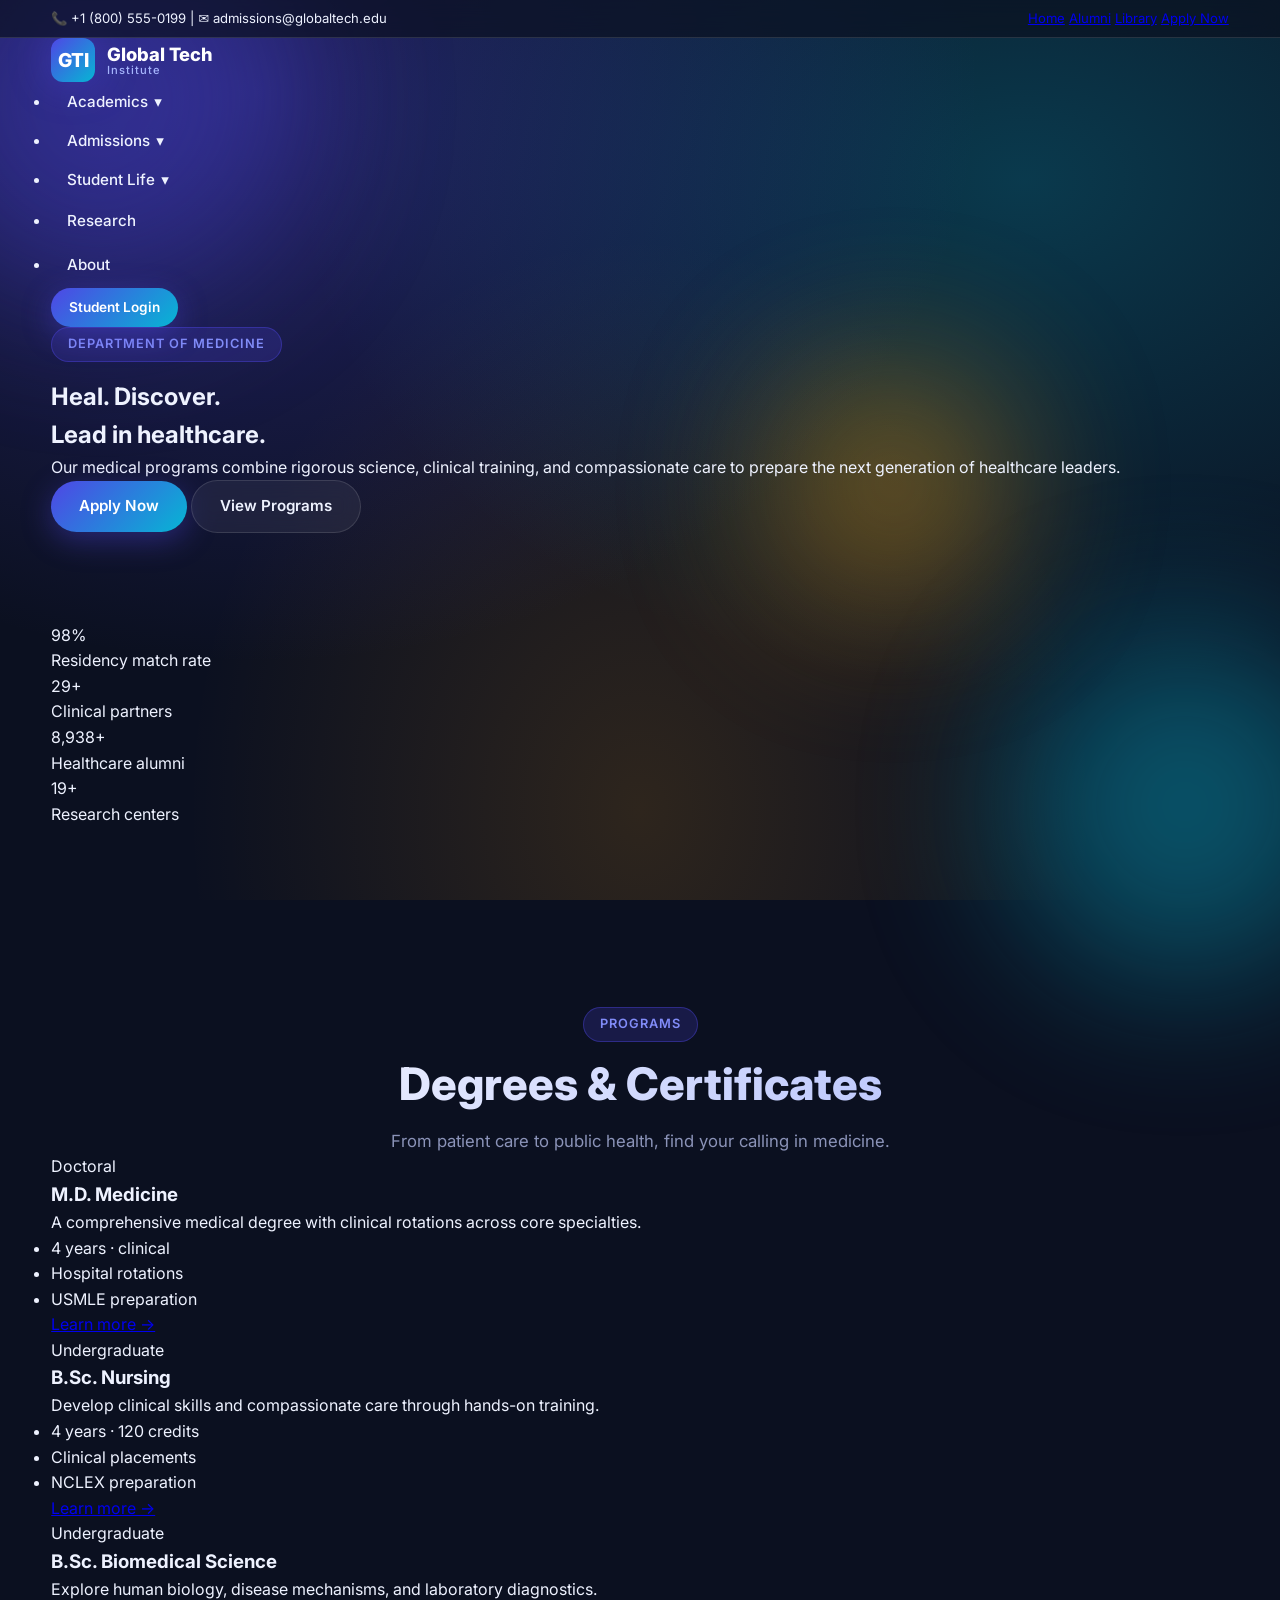
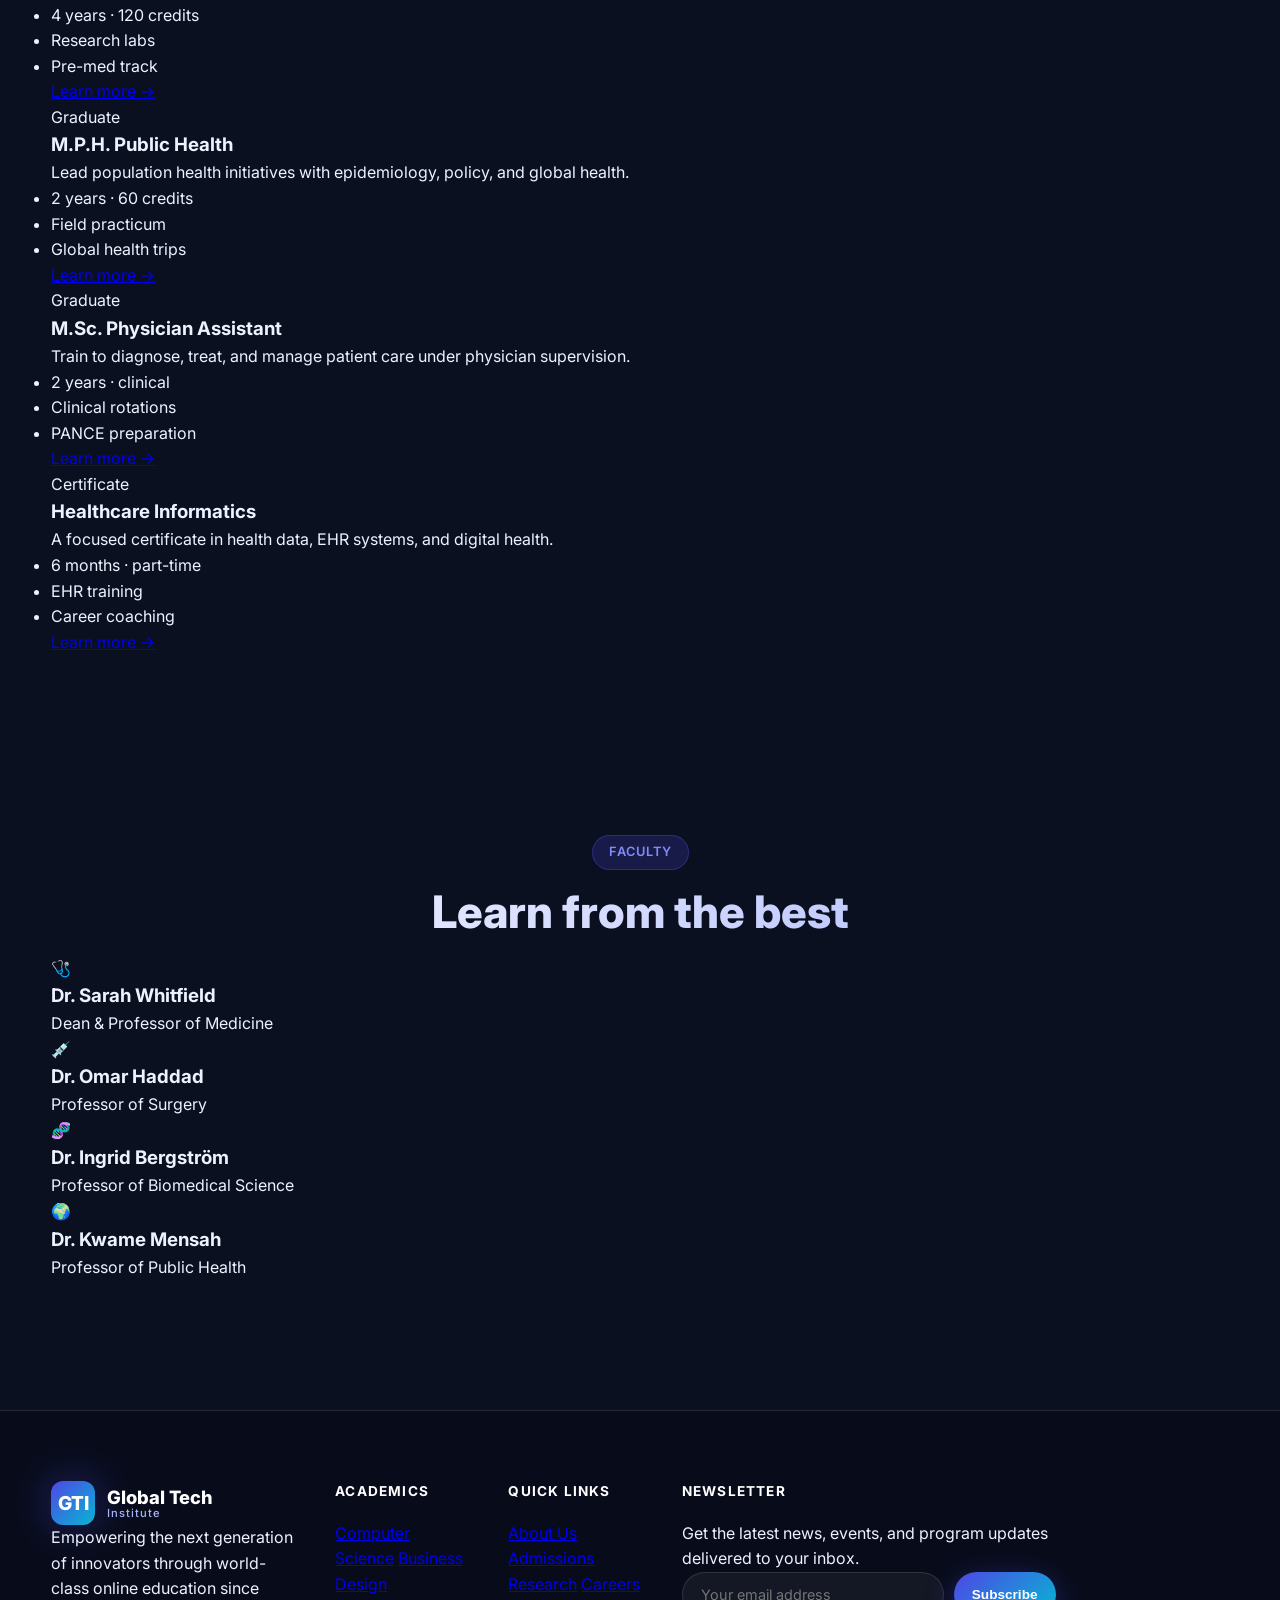
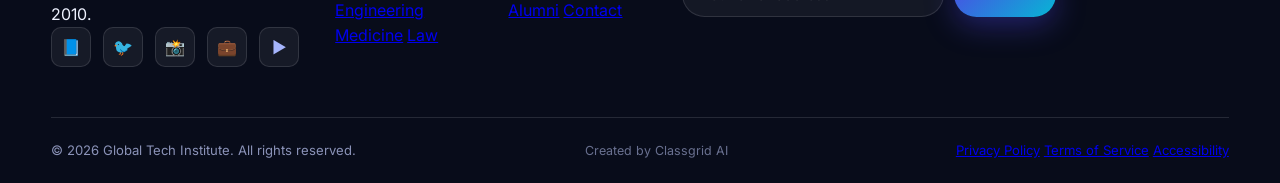
<file: departments/medicine.html>
<!DOCTYPE html>
<html lang="en">
<head>
  <meta charset="UTF-8" />
  <meta name="viewport" content="width=device-width, initial-scale=1.0" />
  <title>Medicine — Global Tech Institute</title>
  <meta name="description" content="Explore the Medicine department at Global Tech Institute — medicine, nursing, public health, and biomedical science programs." />
  <link rel="preconnect" href="https://fonts.googleapis.com" />
  <link rel="preconnect" href="https://fonts.gstatic.com" crossorigin />
  <link href="https://fonts.googleapis.com/css2?family=Inter:wght@400;500;600;700;800;900&family=Playfair+Display:wght@600;700;800&display=swap" rel="stylesheet" />
  <link rel="stylesheet" href="../style.css" />
</head>
<body>
  <div class="orb orb-1"></div>
  <div class="orb orb-2"></div>
  <div class="orb orb-3"></div>

  <div class="topbar">
    <div class="container topbar-inner">
      <div class="topbar-left">
        <span>📞 +1 (800) 555-0199</span>
        <span class="topbar-divider">|</span>
        <span>✉️ admissions@globaltech.edu</span>
      </div>
      <div class="topbar-right">
        <a href="../index.html">Home</a>
        <a href="#">Alumni</a>
        <a href="#">Library</a>
        <a href="#" class="topbar-cta">Apply Now</a>
      </div>
    </div>
  </div>

  <header class="site-header" id="siteHeader">
    <div class="container header-inner">
      <a href="../index.html" class="logo">
        <span class="logo-mark">GTI</span>
        <span class="logo-text">Global Tech<br /><small>Institute</small></span>
      </a>
      <nav class="main-nav" id="mainNav">
        <ul class="nav-list">
          <li class="nav-item has-mega">
            <button class="nav-link" data-mega="academics">Academics <span class="caret">▾</span></button>
            <div class="mega-menu" id="mega-academics">
              <div class="mega-grid">
                <div class="mega-col">
                  <h4>Departments</h4>
                  <a href="computer-science.html">Computer Science</a>
                  <a href="business.html">Business</a>
                  <a href="design.html">Design</a>
                  <a href="engineering.html">Engineering</a>
                  <a href="medicine.html">Medicine</a>
                  <a href="law.html">Law</a>
                </div>
                <div class="mega-col">
                  <h4>Programs</h4>
                  <a href="#">Undergraduate</a>
                  <a href="#">Graduate</a>
                  <a href="#">Doctoral</a>
                  <a href="#">Certificates</a>
                  <a href="#">Micro-credentials</a>
                </div>
                <div class="mega-col mega-feature">
                  <h4>Featured Program</h4>
                  <div class="mega-card">
                    <span class="mega-badge">New</span>
                    <h5>M.D. Program</h5>
                    <p>Train to become a compassionate, evidence-based physician.</p>
                    <a href="#" class="mega-link">Explore →</a>
                  </div>
                </div>
              </div>
            </div>
          </li>
          <li class="nav-item has-mega">
            <button class="nav-link" data-mega="admissions">Admissions <span class="caret">▾</span></button>
            <div class="mega-menu" id="mega-admissions">
              <div class="mega-grid">
                <div class="mega-col">
                  <h4>Apply</h4>
                  <a href="#">How to Apply</a>
                  <a href="#">Application Deadlines</a>
                  <a href="#">Tuition &amp; Fees</a>
                  <a href="#">Scholarships</a>
                  <a href="#">Financial Aid</a>
                </div>
                <div class="mega-col">
                  <h4>Visit &amp; Connect</h4>
                  <a href="#">Virtual Open House</a>
                  <a href="#">Campus Tours</a>
                  <a href="#">Request Info</a>
                  <a href="#">Contact Admissions</a>
                </div>
                <div class="mega-col mega-feature">
                  <h4>Upcoming Deadline</h4>
                  <div class="mega-card">
                    <span class="mega-badge accent">Spring 2027</span>
                    <h5>Priority Application</h5>
                    <p>Submit by <strong>November 15, 2026</strong>.</p>
                    <a href="#" class="mega-link">Apply Now →</a>
                  </div>
                </div>
              </div>
            </div>
          </li>
          <li class="nav-item has-mega">
            <button class="nav-link" data-mega="life">Student Life <span class="caret">▾</span></button>
            <div class="mega-menu" id="mega-life">
              <div class="mega-grid">
                <div class="mega-col">
                  <h4>Community</h4>
                  <a href="#">Student Clubs</a>
                  <a href="#">Events &amp; Activities</a>
                  <a href="#">Athletics</a>
                  <a href="#">Diversity &amp; Inclusion</a>
                </div>
                <div class="mega-col">
                  <h4>Support</h4>
                  <a href="#">Academic Advising</a>
                  <a href="#">Career Services</a>
                  <a href="#">Counseling</a>
                  <a href="#">Disability Services</a>
                </div>
                <div class="mega-col mega-feature">
                  <h4>Student Portal</h4>
                  <div class="mega-card">
                    <span class="mega-badge">24/7</span>
                    <h5>Access Your Dashboard</h5>
                    <p>Grades, schedules, and resources — all in one place.</p>
                    <a href="../login.html" class="mega-link">Sign In →</a>
                  </div>
                </div>
              </div>
            </div>
          </li>
          <li class="nav-item"><a class="nav-link" href="#">Research</a></li>
          <li class="nav-item"><a class="nav-link" href="#">About</a></li>
        </ul>
      </nav>
      <div class="header-actions">
        <a href="../login.html" class="btn btn-primary btn-sm">Student Login</a>
        <button class="hamburger" id="hamburger" aria-label="Menu">
          <span></span><span></span><span></span>
        </button>
      </div>
    </div>
  </header>

  <main>
    <section class="dept-hero">
      <div class="container">
        <span class="section-tag">Department of Medicine</span>
        <h1 class="dept-title">Heal. Discover.<br />Lead in healthcare.</h1>
        <p class="dept-sub">Our medical programs combine rigorous science, clinical training, and compassionate care to prepare the next generation of healthcare leaders.</p>
        <div class="dept-cta">
          <a href="#" class="btn btn-primary">Apply Now</a>
          <a href="#programs" class="btn btn-ghost">View Programs</a>
        </div>
      </div>
    </section>

    <section class="section dept-stats">
      <div class="container">
        <div class="stats-grid">
          <div class="stat-card reveal">
            <span class="counter" data-count="99" data-suffix="%">0%</span>
            <p>Residency match rate</p>
          </div>
          <div class="stat-card reveal">
            <span class="counter" data-count="30" data-suffix="+">0</span>
            <p>Clinical partners</p>
          </div>
          <div class="stat-card reveal">
            <span class="counter" data-count="9000" data-suffix="+">0</span>
            <p>Healthcare alumni</p>
          </div>
          <div class="stat-card reveal">
            <span class="counter" data-count="20" data-suffix="+">0</span>
            <p>Research centers</p>
          </div>
        </div>
      </div>
    </section>

    <section class="section" id="programs">
      <div class="container">
        <div class="center">
          <span class="section-tag">Programs</span>
          <h2 class="section-title">Degrees &amp; Certificates</h2>
          <p class="section-sub">From patient care to public health, find your calling in medicine.</p>
        </div>
        <div class="program-grid">
          <article class="program-card reveal">
            <span class="program-level">Doctoral</span>
            <h3>M.D. Medicine</h3>
            <p>A comprehensive medical degree with clinical rotations across core specialties.</p>
            <ul>
              <li>4 years · clinical</li>
              <li>Hospital rotations</li>
              <li>USMLE preparation</li>
            </ul>
            <a href="#" class="mega-link">Learn more →</a>
          </article>
          <article class="program-card reveal">
            <span class="program-level">Undergraduate</span>
            <h3>B.Sc. Nursing</h3>
            <p>Develop clinical skills and compassionate care through hands-on training.</p>
            <ul>
              <li>4 years · 120 credits</li>
              <li>Clinical placements</li>
              <li>NCLEX preparation</li>
            </ul>
            <a href="#" class="mega-link">Learn more →</a>
          </article>
          <article class="program-card reveal">
            <span class="program-level">Undergraduate</span>
            <h3>B.Sc. Biomedical Science</h3>
            <p>Explore human biology, disease mechanisms, and laboratory diagnostics.</p>
            <ul>
              <li>4 years · 120 credits</li>
              <li>Research labs</li>
              <li>Pre-med track</li>
            </ul>
            <a href="#" class="mega-link">Learn more →</a>
          </article>
          <article class="program-card reveal">
            <span class="program-level">Graduate</span>
            <h3>M.P.H. Public Health</h3>
            <p>Lead population health initiatives with epidemiology, policy, and global health.</p>
            <ul>
              <li>2 years · 60 credits</li>
              <li>Field practicum</li>
              <li>Global health trips</li>
            </ul>
            <a href="#" class="mega-link">Learn more →</a>
          </article>
          <article class="program-card reveal">
            <span class="program-level">Graduate</span>
            <h3>M.Sc. Physician Assistant</h3>
            <p>Train to diagnose, treat, and manage patient care under physician supervision.</p>
            <ul>
              <li>2 years · clinical</li>
              <li>Clinical rotations</li>
              <li>PANCE preparation</li>
            </ul>
            <a href="#" class="mega-link">Learn more →</a>
          </article>
          <article class="program-card reveal">
            <span class="program-level">Certificate</span>
            <h3>Healthcare Informatics</h3>
            <p>A focused certificate in health data, EHR systems, and digital health.</p>
            <ul>
              <li>6 months · part-time</li>
              <li>EHR training</li>
              <li>Career coaching</li>
            </ul>
            <a href="#" class="mega-link">Learn more →</a>
          </article>
        </div>
      </div>
    </section>

    <section class="section dept-faculty">
      <div class="container">
        <div class="center">
          <span class="section-tag">Faculty</span>
          <h2 class="section-title">Learn from the best</h2>
        </div>
        <div class="faculty-grid">
          <div class="faculty-card reveal">
            <div class="faculty-avatar">🩺</div>
            <h3>Dr. Sarah Whitfield</h3>
            <p>Dean &amp; Professor of Medicine</p>
          </div>
          <div class="faculty-card reveal">
            <div class="faculty-avatar">💉</div>
            <h3>Dr. Omar Haddad</h3>
            <p>Professor of Surgery</p>
          </div>
          <div class="faculty-card reveal">
            <div class="faculty-avatar">🧬</div>
            <h3>Dr. Ingrid Bergström</h3>
            <p>Professor of Biomedical Science</p>
          </div>
          <div class="faculty-card reveal">
            <div class="faculty-avatar">🌍</div>
            <h3>Dr. Kwame Mensah</h3>
            <p>Professor of Public Health</p>
          </div>
        </div>
      </div>
    </section>
  </main>

  <footer class="footer">
    <div class="container">
      <div class="footer-grid">
        <div class="footer-col footer-about">
          <a href="../index.html" class="logo footer-logo">
            <span class="logo-mark">GTI</span>
            <span class="logo-text">Global Tech<br /><small>Institute</small></span>
          </a>
          <p>Empowering the next generation of innovators through world-class online education since 2010.</p>
          <div class="footer-social">
            <a href="#" aria-label="Facebook">📘</a>
            <a href="#" aria-label="Twitter">🐦</a>
            <a href="#" aria-label="Instagram">📸</a>
            <a href="#" aria-label="LinkedIn">💼</a>
            <a href="#" aria-label="YouTube">▶️</a>
          </div>
        </div>
        <div class="footer-col">
          <h4>Academics</h4>
          <a href="computer-science.html">Computer Science</a>
          <a href="business.html">Business</a>
          <a href="design.html">Design</a>
          <a href="engineering.html">Engineering</a>
          <a href="medicine.html">Medicine</a>
          <a href="law.html">Law</a>
        </div>
        <div class="footer-col">
          <h4>Quick Links</h4>
          <a href="#">About Us</a>
          <a href="#">Admissions</a>
          <a href="#">Research</a>
          <a href="#">Careers</a>
          <a href="#">Alumni</a>
          <a href="#">Contact</a>
        </div>
        <div class="footer-col">
          <h4>Newsletter</h4>
          <p class="newsletter-text">Get the latest news, events, and program updates delivered to your inbox.</p>
          <form id="newsletterForm" class="newsletter-form">
            <input type="email" placeholder="Your email address" required />
            <button type="submit" class="btn btn-primary btn-sm">Subscribe</button>
          </form>
          <span class="newsletter-msg" id="newsletterMsg"></span>
        </div>
      </div>
      <div class="footer-bottom">
        <p>© 2026 Global Tech Institute. All rights reserved.</p>
        <p class="credit">Created by Classgrid AI</p>
        <div class="footer-legal">
          <a href="#">Privacy Policy</a>
          <a href="#">Terms of Service</a>
          <a href="#">Accessibility</a>
        </div>
      </div>
    </div>
  </footer>

  <script src="../script.js"></script>
</body>
</html>
</file>
<file: style.css>
/* =========================================================
   GLOBAL TECH INSTITUTE — style.css
   Production-ready stylesheet
   ========================================================= */

:root {
  --primary: #4f46e5;
  --primary-dark: #3730a3;
  --primary-light: #818cf8;
  --accent: #06b6d4;
  --accent-2: #f59e0b;
  --bg: #0b1020;
  --bg-2: #111831;
  --surface: rgba(255, 255, 255, 0.06);
  --surface-strong: rgba(255, 255, 255, 0.1);
  --border: rgba(255, 255, 255, 0.12);
  --text: #eef2ff;
  --text-muted: #a5b4fc;
  --text-dim: #8b93b8;
  --radius: 16px;
  --radius-lg: 24px;
  --shadow: 0 20px 60px rgba(0, 0, 0, 0.45);
  --shadow-glow: 0 0 40px rgba(79, 70, 229, 0.45);
  --font: 'Segoe UI', 'Inter', system-ui, -apple-system, sans-serif;
  --transition: 0.3s cubic-bezier(0.4, 0, 0.2, 1);
}

* {
  margin: 0;
  padding: 0;
  box-sizing: border-box;
}

html {
  scroll-behavior: smooth;
  scroll-padding-top: 90px;
}

body {
  font-family: var(--font);
  background: var(--bg);
  color: var(--text);
  line-height: 1.6;
  overflow-x: hidden;
  -webkit-font-smoothing: antialiased;
}

/* Animated gradient background */
body::before {
  content: '';
  position: fixed;
  inset: 0;
  z-index: -2;
  background:
    radial-gradient(ellipse at 20% 10%, rgba(79, 70, 229, 0.35), transparent 50%),
    radial-gradient(ellipse at 80% 20%, rgba(6, 182, 212, 0.25), transparent 50%),
    radial-gradient(ellipse at 50% 90%, rgba(245, 158, 11, 0.15), transparent 50%),
    var(--bg);
  animation: bgShift 18s ease-in-out infinite alternate;
}

@keyframes bgShift {
  0% { filter: hue-rotate(0deg); }
  100% { filter: hue-rotate(30deg); }
}

/* Floating orbs */
.orb {
  position: fixed;
  border-radius: 50%;
  filter: blur(80px);
  opacity: 0.4;
  z-index: -1;
  pointer-events: none;
}
.orb-1 { width: 400px; height: 400px; background: #4f46e5; top: -100px; left: -100px; animation: float 12s ease-in-out infinite; }
.orb-2 { width: 350px; height: 350px; background: #06b6d4; bottom: -80px; right: -80px; animation: float 15s ease-in-out infinite reverse; }
.orb-3 { width: 250px; height: 250px; background: #f59e0b; top: 40%; left: 60%; animation: float 10s ease-in-out infinite; }

@keyframes float {
  0%, 100% { transform: translate(0, 0) scale(1); }
  50% { transform: translate(30px, -40px) scale(1.1); }
}

/* =========================================================
   UTILITIES
   ========================================================= */
.container {
  width: min(1200px, 92%);
  margin-inline: auto;
}

.section {
  padding: 90px 0;
  position: relative;
}

.section-tag {
  display: inline-block;
  padding: 6px 16px;
  border-radius: 999px;
  background: rgba(79, 70, 229, 0.2);
  border: 1px solid rgba(79, 70, 229, 0.4);
  color: var(--primary-light);
  font-size: 0.8rem;
  font-weight: 600;
  letter-spacing: 1px;
  text-transform: uppercase;
  margin-bottom: 16px;
}

.section-title {
  font-size: clamp(1.8rem, 4vw, 2.8rem);
  font-weight: 800;
  line-height: 1.2;
  margin-bottom: 16px;
  background: linear-gradient(135deg, #fff, #a5b4fc);
  -webkit-background-clip: text;
  background-clip: text;
  -webkit-text-fill-color: transparent;
}

.section-sub {
  color: var(--text-dim);
  max-width: 640px;
  font-size: 1.05rem;
}

.center { text-align: center; }
.center .section-sub { margin-inline: auto; }

/* Buttons */
.btn {
  display: inline-flex;
  align-items: center;
  gap: 8px;
  padding: 13px 28px;
  border-radius: 999px;
  font-weight: 600;
  font-size: 0.95rem;
  text-decoration: none;
  cursor: pointer;
  border: none;
  transition: var(--transition);
  position: relative;
  overflow: hidden;
}

.btn-primary {
  background: linear-gradient(135deg, var(--primary), var(--accent));
  color: #fff;
  box-shadow: 0 8px 30px rgba(79, 70, 229, 0.4);
}
.btn-primary:hover {
  transform: translateY(-3px);
  box-shadow: 0 14px 40px rgba(79, 70, 229, 0.6);
}

.btn-ghost {
  background: var(--surface);
  border: 1px solid var(--border);
  color: var(--text);
  backdrop-filter: blur(10px);
}
.btn-ghost:hover {
  background: var(--surface-strong);
  transform: translateY(-3px);
}

.btn-sm { padding: 9px 18px; font-size: 0.85rem; }

/* =========================================================
   TOP BAR
   ========================================================= */
.topbar {
  background: rgba(11, 16, 32, 0.7);
  backdrop-filter: blur(12px);
  border-bottom: 1px solid var(--border);
  font-size: 0.82rem;
  padding: 8px 0;
  position: relative;
  z-index: 60;
}
.topbar-inner {
  display: flex;
  justify-content: space-between;
  align-items: center;
  gap: 16px;
  flex-wrap: wrap;
}
.topbar-links { display: flex; gap: 20px; }
.topbar-links a {
  color: var(--text-muted);
  text-decoration: none;
  display: inline-flex;
  align-items: center;
  gap: 6px;
  transition: var(--transition);
}
.topbar-links a:hover { color: #fff; }
.topbar-contact { display: flex; gap: 20px; color: var(--text-muted); }
.topbar-contact span { display: inline-flex; align-items: center; gap: 6px; }

/* =========================================================
   NAVBAR
   ========================================================= */
.navbar {
  position: sticky;
  top: 0;
  z-index: 50;
  background: rgba(11, 16, 32, 0.6);
  backdrop-filter: blur(20px);
  border-bottom: 1px solid var(--border);
  transition: var(--transition);
}
.navbar.scrolled {
  background: rgba(11, 16, 32, 0.9);
  box-shadow: 0 10px 40px rgba(0, 0, 0, 0.4);
}
.nav-inner {
  display: flex;
  align-items: center;
  justify-content: space-between;
  height: 76px;
  gap: 20px;
}

.logo {
  display: flex;
  align-items: center;
  gap: 12px;
  text-decoration: none;
  color: #fff;
}
.logo-mark {
  width: 44px;
  height: 44px;
  border-radius: 12px;
  background: linear-gradient(135deg, var(--primary), var(--accent));
  display: grid;
  place-items: center;
  font-weight: 800;
  font-size: 1.2rem;
  box-shadow: var(--shadow-glow);
}
.logo-text { font-weight: 800; font-size: 1.15rem; line-height: 1.1; }
.logo-text small { display: block; font-weight: 500; font-size: 0.7rem; color: var(--text-muted); letter-spacing: 1px; }

.nav-links {
  display: flex;
  align-items: center;
  gap: 6px;
  list-style: none;
}
.nav-links > li { position: relative; }
.nav-link {
  display: flex;
  align-items: center;
  gap: 6px;
  padding: 10px 16px;
  color: var(--text);
  text-decoration: none;
  font-weight: 500;
  font-size: 0.95rem;
  border-radius: 10px;
  transition: var(--transition);
  cursor: pointer;
  background: none;
  border: none;
  font-family: inherit;
}
.nav-link:hover, .nav-link.active {
  background: var(--surface);
  color: #fff;
}
.nav-link .chev { transition: var(--transition); font-size: 0.7rem; }
.nav-links > li:hover .chev { transform: rotate(180deg); }

.nav-cta { display: flex; align-items: center; gap: 12px; }

/* =========================================================
   MEGA MENU
   ========================================================= */
.mega-menu {
  position: absolute;
  top: calc(100% + 12px);
  left: 50%;
  transform: translateX(-50%) translateY(12px);
  width: min(880px, 90vw);
  background: rgba(17, 24, 49, 0.92);
  backdrop-filter: blur(24px);
  border: 1px solid var(--border);
  border-radius: var(--radius-lg);
  padding: 28px;
  display: grid;
  grid-template-columns: 1.4fr 1fr;
  gap: 28px;
  opacity: 0;
  visibility: hidden;
  pointer-events: none;
  transition: all 0.3s cubic-bezier(0.4, 0, 0.2, 1);
  box-shadow: var(--shadow);
}
.nav-links > li:hover .mega-menu,
.mega-menu.open {
  opacity: 1;
  visibility: visible;
  pointer-events: auto;
  transform: translateX(-50%) translateY(0);
}

.mega-col h4 {
  font-size: 0.75rem;
  text-transform: uppercase;
  letter-spacing: 1.5px;
  color: var(--text-muted);
  margin-bottom: 14px;
}
.mega-list { list-style: none; display: grid; gap: 4px; }
.mega-list a {
  display: flex;
  align-items: center;
  gap: 12px;
  padding: 10px 12px;
  border-radius: 10px;
  color: var(--text);
  text-decoration: none;
  transition: var(--transition);
}
.mega-list a:hover { background: var(--surface); transform: translateX(4px); }
.mega-icon {
  width: 36px;
  height: 36px;
  border-radius: 9px;
  display: grid;
  place-items: center;
  font-size: 1.1rem;
  background: rgba(79, 70, 229, 0.2);
  flex-shrink: 0;
}
.mega-list .mega-label { font-weight: 600; font-size: 0.9rem; }
.mega-list .mega-desc { font-size: 0.75rem; color: var(--text-dim); }

.mega-feature {
  background: linear-gradient(135deg, rgba(79, 70, 229, 0.25), rgba(6, 182, 212, 0.15));
  border: 1px solid rgba(79, 70, 229, 0.35);
  border-radius: var(--radius);
  padding: 22px;
  display: flex;
  flex-direction: column;
  gap: 12px;
}
.mega-feature h5 { font-size: 1.05rem; }
.mega-feature p { font-size: 0.85rem; color: var(--text-muted); }

/* =========================================================
   HERO
   ========================================================= */
.hero {
  position: relative;
  min-height: 92vh;
  display: flex;
  align-items: center;
  overflow: hidden;
}
.hero-video {
  position: absolute;
  inset: 0;
  width: 100%;
  height: 100%;
  object-fit: cover;
  z-index: -1;
  filter: brightness(0.35) saturate(1.1);
}
.hero-overlay {
  position: absolute;
  inset: 0;
  background: linear-gradient(180deg, rgba(11,16,32,0.5), rgba(11,16,32,0.85));
  z-index: -1;
}
.hero-content {
  max-width: 720px;
  padding: 80px 0;
}
.hero-badge {
  display: inline-flex;
  align-items: center;
  gap: 8px;
  padding: 8px 18px;
  border-radius: 999px;
  background: rgba(255, 255, 255, 0.08);
  border: 1px solid var(--border);
  backdrop-filter: blur(10px);
  font-size: 0.85rem;
  margin-bottom: 24px;
}
.hero-badge .dot {
  width: 8px; height: 8px; border-radius: 50%;
  background: #22c55e;
  animation: pulse 2s infinite;
}
@keyframes pulse {
  0%, 100% { box-shadow: 0 0 0 0 rgba(34, 197, 94, 0.6); }
  50% { box-shadow: 0 0 0 8px rgba(34, 197, 94, 0); }
}

.hero h1 {
  font-size: clamp(2.4rem, 6vw, 4.2rem);
  font-weight: 900;
  line-height: 1.08;
  margin-bottom: 22px;
}
.hero h1 .grad {
  background: linear-gradient(135deg, #818cf8, #06b6d4, #f59e0b);
  -webkit-background-clip: text;
  background-clip: text;
  -webkit-text-fill-color: transparent;
}
.hero p {
  font-size: 1.15rem;
  color: var(--text-muted);
  max-width: 560px;
  margin-bottom: 34px;
}
.hero-actions { display: flex; gap: 16px; flex-wrap: wrap; }

.hero-stats {
  display: flex;
  gap: 40px;
  margin-top: 56px;
  flex-wrap: wrap;
}
.hero-stat .num {
  font-size: 2rem;
  font-weight: 800;
  background: linear-gradient(135deg, #fff, #a5b4fc);
  -webkit-background-clip: text;
  background-clip: text;
  -webkit-text-fill-color: transparent;
}
.hero-stat .lbl { font-size: 0.85rem; color: var(--text-dim); }

.scroll-indicator {
  position: absolute;
  bottom: 30px;
  left: 50%;
  transform: translateX(-50%);
  display: flex;
  flex-direction: column;
  align-items: center;
  gap: 8px;
  color: var(--text-dim);
  font-size: 0.75rem;
  animation: bounce 2s infinite;
}
@keyframes bounce {
  0%, 100% { transform: translateX(-50%) translateY(0); }
  50% { transform: translateX(-50%) translateY(10px); }
}

/* =========================================================
   GLASS CARDS
   ========================================================= */
.glass {
  background: var(--surface);
  border: 1px solid var(--border);
  backdrop-filter: blur(16px);
  border-radius: var(--radius);
}

.card-grid {
  display: grid;
  grid-template-columns: repeat(auto-fit, minmax(260px, 1fr));
  gap: 24px;
  margin-top: 48px;
}

.feature-card {
  padding: 30px;
  transition: var(--transition);
  position: relative;
  overflow: hidden;
}
.feature-card::before {
  content: '';
  position: absolute;
  inset: 0;
  background: linear-gradient(135deg, rgba(79,70,229,0.15), transparent);
  opacity: 0;
  transition: var(--transition);
}
.feature-card:hover { transform: translateY(-8px); box-shadow: var(--shadow); }
.feature-card:hover::before { opacity: 1; }
.feature-icon {
  width: 56px;
  height: 56px;
  border-radius: 14px;
  display: grid;
  place-items: center;
  font-size: 1.6rem;
  background: linear-gradient(135deg, var(--primary), var(--accent));
  margin-bottom: 18px;
  box-shadow: var(--shadow-glow);
}
.feature-card h3 { font-size: 1.2rem; margin-bottom: 10px; }
.feature-card p { color: var(--text-dim); font-size: 0.92rem; }

/* =========================================================
   DEPARTMENTS
   ========================================================= */
.dept-grid {
  display: grid;
  grid-template-columns: repeat(auto-fit, minmax(300px, 1fr));
  gap: 24px;
  margin-top: 48px;
}
.dept-card {
  padding: 34px;
  text-decoration: none;
  color: var(--text);
  transition: var(--transition);
  position: relative;
  overflow: hidden;
}
.dept-card:hover { transform: translateY(-8px); box-shadow: var(--shadow); border-color: rgba(79,70,229,0.5); }
.dept-card .dept-icon {
  width: 60px; height: 60px; border-radius: 16px;
  display: grid; place-items: center; font-size: 1.8rem;
  margin-bottom: 20px;
}
.dept-card h3 { font-size: 1.35rem; margin-bottom: 10px; }
.dept-card p { color: var(--text-dim); font-size: 0.92rem; margin-bottom: 16px; }
.dept-card .dept-link {
  color: var(--primary-light);
  font-weight: 600;
  font-size: 0.9rem;
  display: inline-flex;
  align-items: center;
  gap: 6px;
}
.dept-card:hover .dept-link { gap: 12px; }
.dept-card .dept-link, .dept-card .dept-link * { transition: var(--transition); }

/* =========================================================
   COURSE CATALOG
   ========================================================= */
.catalog-filters {
  display: flex;
  gap: 12px;
  flex-wrap: wrap;
  margin: 36px 0;
}
.filter-btn {
  padding: 10px 22px;
  border-radius: 999px;
  background: var(--surface);
  border: 1px solid var(--border);
  color: var(--text);
  cursor: pointer;
  font-weight: 500;
  font-size: 0.9rem;
  transition: var(--transition);
  font-family: inherit;
}
.filter-btn:hover { background: var(--surface-strong); }
.filter-btn.active {
  background: linear-gradient(135deg, var(--primary), var(--accent));
  border-color: transparent;
  color: #fff;
  box-shadow: var(--shadow-glow);
}

.course-grid {
  display: grid;
  grid-template-columns: repeat(auto-fill, minmax(300px, 1fr));
  gap: 24px;
}
.course-card {
  padding: 26px;
  transition: var(--transition);
  display: flex;
  flex-direction: column;
  gap: 12px;
}
.course-card:hover { transform: translateY(-6px); box-shadow: var(--shadow); }
.course-card .course-top {
  display: flex;
  justify-content: space-between;
  align-items: center;
}
.course-badge {
  padding: 4px 12px;
  border-radius: 999px;
  font-size: 0.72rem;
  font-weight: 600;
  background: rgba(79, 70, 229, 0.2);
  color: var(--primary-light);
}
.course-level {
  font-size: 0.75rem;
  color: var(--text-dim);
}
.course-card h3 { font-size: 1.15rem; }
.course-card p { color: var(--text-dim); font-size: 0.88rem; flex: 1; }
.course-meta {
  display: flex;
  gap: 16px;
  font-size: 0.82rem;
  color: var(--text-muted);
  padding-top: 12px;
  border-top: 1px solid var(--border);
}
.course-meta span { display: inline-flex; align-items: center; gap: 6px; }
.course-card.hidden { display: none; }

/* =========================================================
   LOGIN PORTAL
   ========================================================= */
.login-section {
  min-height: 100vh;
  display: flex;
  align-items: center;
  justify-content: center;
  padding: 60px 0;
}
.login-card {
  width: min(440px, 92%);
  padding: 44px;
  background: rgba(17, 24, 49, 0.85);
  backdrop-filter: blur(24px);
  border: 1px solid var(--border);
  border-radius: var(--radius-lg);
  box-shadow: var(--shadow);
}
.login-card .logo { margin-bottom: 28px; }
.login-card h2 { font-size: 1.6rem; margin-bottom: 6px; }
.login-card .login-sub { color: var(--text-dim); font-size: 0.9rem; margin-bottom: 28px; }

.form-group { margin-bottom: 20px; }
.form-group label {
  display: block;
  font-size: 0.85rem;
  font-weight: 600;
  margin-bottom: 8px;
  color: var(--text-muted);
}
.form-group input {
  width: 100%;
  padding: 13px 16px;
  border-radius: 12px;
  background: rgba(255, 255, 255, 0.05);
  border: 1px solid var(--border);
  color: #fff;
  font-size: 0.95rem;
  font-family: inherit;
  transition: var(--transition);
}
.form-group input:focus {
  outline: none;
  border-color: var(--primary-light);
  box-shadow: 0 0 0 3px rgba(79, 70, 229, 0.25);
}
.form-group input.error {
  border-color: #ef4444;
  box-shadow: 0 0 0 3px rgba(239, 68, 68, 0.2);
}
.form-group .error-msg {
  display: none;
  color: #f87171;
  font-size: 0.78rem;
  margin-top: 6px;
}
.form-group .error-msg.show { display: block; }

.form-row {
  display: flex;
  justify-content: space-between;
  align-items: center;
  margin-bottom: 24px;
  font-size: 0.85rem;
}
.form-row label { display: flex; align-items: center; gap: 8px; color: var(--text-dim); cursor: pointer; }
.form-row a { color: var(--primary-light); text-decoration: none; }
.form-row a:hover { text-decoration: underline; }

.login-btn {
  width: 100%;
  padding: 15px;
  border-radius: 12px;
  border: none;
  background: linear-gradient(135deg, var(--primary), var(--accent));
  color: #fff;
  font-weight: 700;
  font-size: 1rem;
  cursor: pointer;
  transition: var(--transition);
  font-family: inherit;
}
.login-btn:hover { transform: translateY(-2px); box-shadow: var(--shadow-glow); }

.login-divider {
  display: flex;
  align-items: center;
  gap: 14px;
  margin: 24px 0;
  color: var(--text-dim);
  font-size: 0.8rem;
}
.login-divider::before, .login-divider::after {
  content: '';
  flex: 1;
  height: 1px;
  background: var(--border);
}

.social-login { display: grid; grid-template-columns: 1fr 1fr; gap: 12px; }
.social-btn {
  padding: 12px;
  border-radius: 12px;
  background: var(--surface);
  border: 1px solid var(--border);
  color: var(--text);
  cursor: pointer;
  font-weight: 500;
  font-size: 0.88rem;
  transition: var(--transition);
  font-family: inherit;
}
.social-btn:hover { background: var(--surface-strong); }

.login-footer {
  text-align: center;
  margin-top: 24px;
  font-size: 0.85rem;
  color: var(--text-dim);
}
.login-footer a { color: var(--primary-light); text-decoration: none; }

/* =========================================================
   FOOTER
   ========================================================= */
.footer {
  background: rgba(8, 12, 26, 0.8);
  border-top: 1px solid var(--border);
  padding: 70px 0 0;
  margin-top: 40px;
}
.footer-grid {
  display: grid;
  grid-template-columns: 1.6fr repeat(4, 1fr);
  gap: 36px;
  padding-bottom: 50px;
}
.footer-brand p {
  color: var(--text-dim);
  font-size: 0.9rem;
  margin: 18px 0;
  max-width: 280px;
}
.footer-social { display: flex; gap: 12px; }
.footer-social a {
  width: 40px; height: 40px;
  border-radius: 10px;
  display: grid; place-items: center;
  background: var(--surface);
  border: 1px solid var(--border);
  color: var(--text-muted);
  text-decoration: none;
  transition: var(--transition);
}
.footer-social a:hover { background: var(--primary); color: #fff; transform: translateY(-3px); }

.footer-col h4 {
  font-size: 0.85rem;
  text-transform: uppercase;
  letter-spacing: 1.2px;
  color: #fff;
  margin-bottom: 18px;
}
.footer-col ul { list-style: none; display: grid; gap: 10px; }
.footer-col ul a {
  color: var(--text-dim);
  text-decoration: none;
  font-size: 0.9rem;
  transition: var(--transition);
}
.footer-col ul a:hover { color: var(--primary-light); padding-left: 4px; }

.footer-newsletter {
  padding: 40px 0;
  border-top: 1px solid var(--border);
  display: flex;
  align-items: center;
  justify-content: space-between;
  gap: 24px;
  flex-wrap: wrap;
}
.footer-newsletter h3 { font-size: 1.3rem; margin-bottom: 6px; }
.footer-newsletter p { color: var(--text-dim); font-size: 0.9rem; }
.newsletter-form { display: flex; gap: 10px; flex: 1; max-width: 480px; }
.newsletter-form input {
  flex: 1;
  padding: 13px 18px;
  border-radius: 999px;
  background: rgba(255, 255, 255, 0.05);
  border: 1px solid var(--border);
  color: #fff;
  font-size: 0.9rem;
  font-family: inherit;
}
.newsletter-form input:focus { outline: none; border-color: var(--primary-light); }
.newsletter-msg { font-size: 0.85rem; margin-top: 8px; }

.footer-bottom {
  padding: 22px 0;
  border-top: 1px solid var(--border);
  display: flex;
  justify-content: space-between;
  align-items: center;
  gap: 16px;
  flex-wrap: wrap;
  font-size: 0.82rem;
  color: var(--text-dim);
}
.footer-bottom .credit { color: var(--text-dim); opacity: 0.75; font-size: 0.78rem; }
.footer-bottom-links { display: flex; gap: 20px; }
.footer-bottom-links a { color: var(--text-dim); text-decoration: none; }
.footer-bottom-links a:hover { color: #fff; }

/* =========================================================
   PAGE HERO (inner pages)
   ========================================================= */
.page-hero {
  padding: 90px 0 60px;
  text-align: center;
  position: relative;
}
.page-hero h1 {
  font-size: clamp(2rem, 5vw, 3.2rem);
  font-weight: 900;
  margin-bottom: 14px;
}
.page-hero p { color: var(--text-muted); max-width: 640px; margin-inline: auto; }

/* =========================================================
   REVEAL ANIMATIONS
   ========================================================= */
.reveal {
  opacity: 0;
  transform: translateY(30px);
  transition: opacity 0.7s ease, transform 0.7s ease;
}
.reveal.visible {
  opacity: 1;
  transform: translateY(0);
}
.reveal-delay-1 { transition-delay: 0.1s; }
.reveal-delay-2 { transition-delay: 0.2s; }
.reveal-delay-3 { transition-delay: 0.3s; }

/* =========================================================
   MOBILE NAV
   ========================================================= */
.hamburger {
  display: none;
  flex-direction: column;
  gap: 5px;
  background: none;
  border: none;
  cursor: pointer;
  padding: 8px;
}
.hamburger span {
  width: 26px;
  height: 2.5px;
  background: #fff;
  border-radius: 2px;
  transition: var(--transition);
}
.hamburger.open span:nth-child(1) { transform: translateY(7.5px) rotate(45deg); }
.hamburger.open span:nth-child(2) { opacity: 0; }
.hamburger.open span:nth-child(3) { transform: translateY(-7.5px) rotate(-45deg); }

/* =========================================================
   RESPONSIVE
   ========================================================= */
@media (max-width: 1024px) {
  .footer-grid { grid-template-columns: repeat(2, 1fr); }
}

@media (max-width: 860px) {
  .hamburger { display: flex; }
  .nav-links {
    position: fixed;
    top: 76px;
    left: 0;
    right: 0;
    bottom: 0;
    flex-direction: column;
    align-items: stretch;
    background: rgba(11, 16, 32, 0.98);
    backdrop-filter: blur(20px);
    padding: 24px;
    gap: 8px;
    transform: translateX(100%);
    transition: var(--transition);
    overflow-y: auto;
  }
  .nav-links.open { transform: translateX(0); }
  .nav-link { justify-content: space-between; width: 100%; }
  .mega-menu {
    position: static;
    transform: none;
    width: 100%;
    display: none;
    opacity: 1;
    visibility: visible;
    pointer-events: auto;
    grid-template-columns: 1fr;
    box-shadow: none;
    margin-top: 8px;
  }
  .nav-links > li:hover .mega-menu { display: none; }
  .mega-menu.open { display: grid; }
  .nav-cta .btn-ghost { display: none; }
  .topbar-links { display: none; }
  .hero { min-height: 80vh; }
  .hero-stats { gap: 24px; }
}

@media (max-width: 560px) {
  .section { padding: 60px 0; }
  .footer-grid { grid-template-columns: 1fr; }
  .footer-newsletter { flex-direction: column; align-items: flex-start; }
  .newsletter-form { width: 100%; }
  .hero-actions { flex-direction: column; }
  .hero-actions .btn { width: 100%; justify-content: center; }
  .social-login { grid-template-columns: 1fr; }
}
</file>
